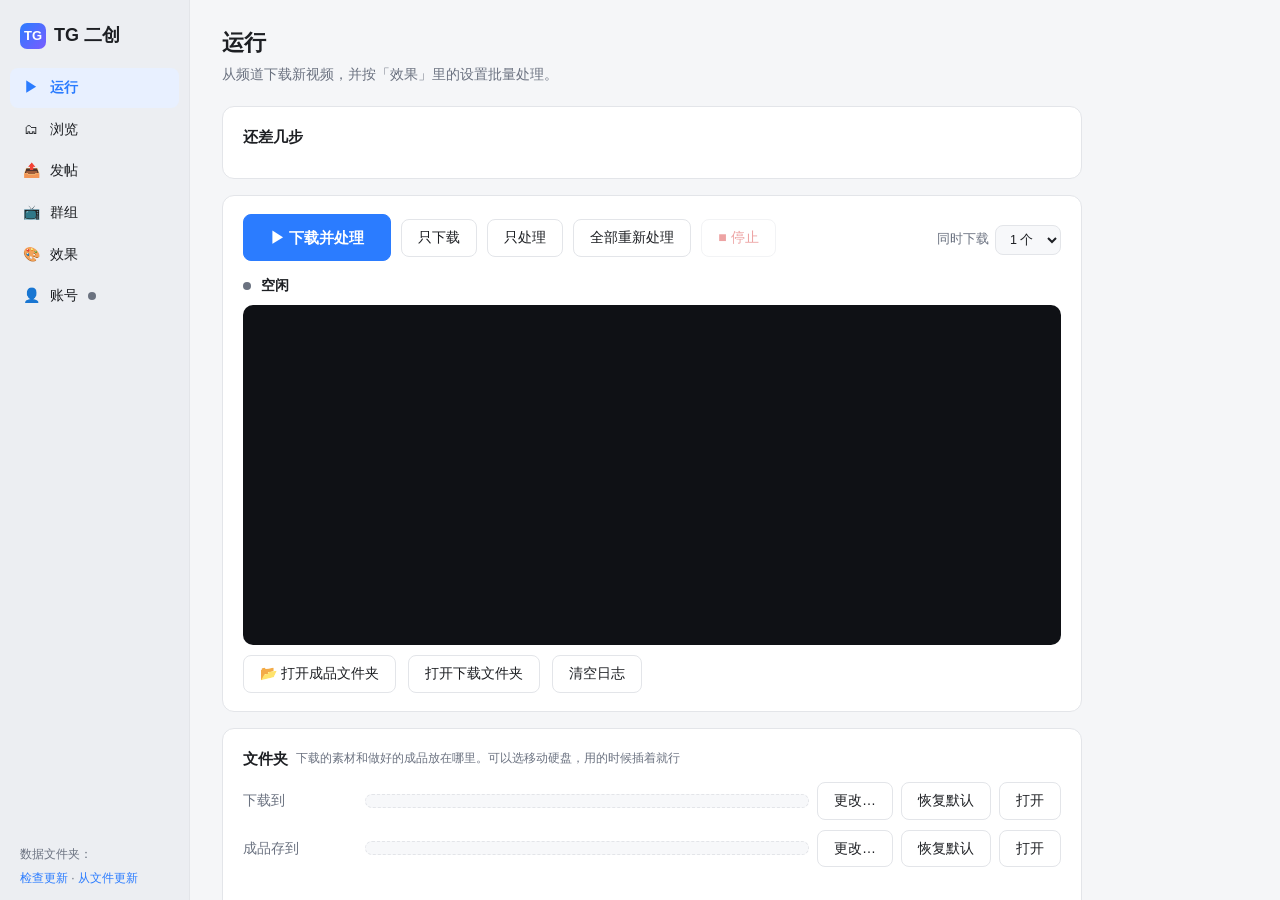
<file: tg-remix/app/ui/index.html>
<!doctype html>
<html lang="zh-CN">
<head>
<meta charset="utf-8">
<title>TG 二创</title>
<style>
:root {
  --bg: #f5f6f8; --panel: #ffffff; --fg: #1d1f23; --muted: #6b7280; --border: #e3e5e9;
  --accent: #2b7cff; --accent-soft: #e8f0ff; --ok: #12a150; --warn: #c27c00; --err: #d93636;
  --side: #eceef2; --input: #f7f8fa;
}
@media (prefers-color-scheme: dark) {
  :root { --bg: #17181b; --panel: #1f2125; --fg: #e8e9eb; --muted: #9aa0a8; --border: #2e3136;
    --accent: #4d93ff; --accent-soft: #1c2a44; --side: #131417; --input: #26292e; }
}
* { box-sizing: border-box; }
html, body { margin: 0; height: 100%; }
body { display: flex; background: var(--bg); color: var(--fg);
  font: 14px/1.55 -apple-system, BlinkMacSystemFont, "PingFang SC", "Hiragino Sans GB", sans-serif;
  -webkit-user-select: none; user-select: none; }
input, textarea, .log { -webkit-user-select: text; user-select: text; }

/* 侧边栏 */
nav { width: 190px; flex: none; background: var(--side); border-right: 1px solid var(--border);
  display: flex; flex-direction: column; padding: 22px 10px 12px; }
nav h1 { font-size: 18px; margin: 0 10px 18px; display: flex; align-items: center; gap: 8px; }
nav h1 .logo { width: 26px; height: 26px; border-radius: 7px; background: linear-gradient(135deg,#2b7cff,#7a5cff);
  color: #fff; display: grid; place-items: center; font-size: 13px; }
nav button { all: unset; cursor: pointer; padding: 9px 12px; border-radius: 8px; margin-bottom: 2px;
  display: flex; align-items: center; gap: 10px; color: var(--fg); }
nav button:hover { background: var(--border); }
nav button.on { background: var(--accent-soft); color: var(--accent); font-weight: 600; }
nav .ico { width: 18px; text-align: center; }
nav .foot { margin-top: auto; font-size: 12px; color: var(--muted); padding: 0 10px; }
nav .foot a { color: var(--accent); cursor: pointer; word-break: break-all; }
.dot { width: 8px; height: 8px; border-radius: 50%; background: var(--muted); display: inline-block; }
.dot.ok { background: var(--ok); } .dot.run { background: var(--accent); animation: blink 1s infinite; }
@keyframes blink { 50% { opacity: .3; } }

/* 主区域 */
main { flex: 1; overflow-y: auto; padding: 26px 32px 60px; }
section.page { display: none; max-width: 860px; }
section.page.on { display: block; }
h2 { font-size: 22px; margin: 0 0 4px; }
.sub { color: var(--muted); margin: 0 0 20px; }
.card { background: var(--panel); border: 1px solid var(--border); border-radius: 12px; padding: 18px 20px; margin-bottom: 16px; }
.card h3 { margin: 0 0 12px; font-size: 15px; display: flex; align-items: center; gap: 8px; }
.card h3 .hint { font-weight: 400; color: var(--muted); font-size: 12px; }
.row { display: flex; align-items: center; gap: 12px; margin: 10px 0; flex-wrap: wrap; }
.row > label:first-child, .lbl { width: 110px; flex: none; color: var(--muted); }
.grid2 { display: grid; grid-template-columns: 1fr 1fr; gap: 0 28px; }
input[type=text], input[type=number], input[type=password], select {
  font: inherit; color: var(--fg); background: var(--input); border: 1px solid var(--border);
  border-radius: 8px; padding: 6px 10px; min-width: 0; }
input[type=text], input[type=password] { flex: 1; }
input[type=number] { width: 90px; }
input:focus, select:focus { outline: 2px solid var(--accent); outline-offset: -1px; }
input[type=range] { flex: 1; max-width: 280px; accent-color: var(--accent); }
input[type=checkbox] { accent-color: var(--accent); width: 16px; height: 16px; }
.val { width: 56px; font-variant-numeric: tabular-nums; color: var(--accent); font-weight: 600; }
.check { display: inline-flex; align-items: center; gap: 6px; cursor: pointer; margin-right: 16px; }
.help { font-size: 12.5px; color: var(--muted); margin: 4px 0 0; }
.help a { color: var(--accent); cursor: pointer; }
button.btn { font: inherit; cursor: pointer; border-radius: 8px; border: 1px solid var(--border);
  background: var(--panel); color: var(--fg); padding: 7px 16px; }
button.btn:hover:not(:disabled) { border-color: var(--muted); }
button.btn.pri { background: var(--accent); border-color: var(--accent); color: #fff; font-weight: 600; }
button.btn.big { padding: 11px 26px; font-size: 15px; }
button.btn.danger { color: var(--err); }
button.btn:disabled { opacity: .45; cursor: default; }
.file { display: flex; gap: 8px; align-items: center; flex: 1; min-width: 0; }
.file .path { flex: 1; min-width: 0; overflow: hidden; text-overflow: ellipsis; white-space: nowrap;
  color: var(--muted); font-size: 13px; background: var(--input); border: 1px dashed var(--border);
  border-radius: 8px; padding: 6px 10px; }
.badge { display: inline-flex; align-items: center; gap: 6px; padding: 3px 10px; border-radius: 999px;
  background: var(--input); font-size: 13px; }
.msg { margin-top: 8px; font-size: 13px; min-height: 18px; }
.msg.err { color: var(--err); } .msg.ok { color: var(--ok); }
.hidden { display: none !important; }
/* 发帖 */
section.page#page-post { max-width: 1000px; }
.pbar { display: flex; flex-wrap: wrap; align-items: center; gap: 10px 14px; }
.pbar .sp { flex: 1; }
.pgrid { display: grid; grid-template-columns: repeat(auto-fill, minmax(260px, 1fr)); gap: 12px; margin-bottom: 16px; }
.pv { border: 1px solid var(--border); border-radius: 12px; background: var(--panel); overflow: hidden; display: flex; flex-direction: column; }
.pv.sel { outline: 2px solid var(--accent); outline-offset: -1px; }
.pv.out, .pv.posted { opacity: .62; }
.pv .th { position: relative; aspect-ratio: 16 / 10; background: #111 center / contain no-repeat; cursor: pointer; }
.pv .ck { position: absolute; left: 8px; top: 8px; width: 22px; height: 22px; border-radius: 6px; background: #fff; border: 2px solid #fff;
  display: grid; place-items: center; color: #fff; font-size: 14px; font-weight: 900; box-shadow: 0 1px 4px #0005; }
.pv.sel .ck { background: var(--accent); border-color: var(--accent); }
.pv .sc { position: absolute; right: 8px; top: 8px; font-size: 13px; font-weight: 800; color: #fff; background: #12a150; border-radius: 6px; padding: 1px 8px; }
.pv .sc.mid { background: #c27c00; } .pv .sc.low { background: #6b7280; }
.pv .du { position: absolute; right: 8px; bottom: 6px; font-size: 12px; color: #fff; background: #0009; border-radius: 4px; padding: 0 6px; }
.pv .vb { padding: 8px 10px 10px; display: flex; flex-direction: column; gap: 6px; }
.pv .meta { font-size: 12px; color: var(--muted); display: flex; flex-wrap: wrap; gap: 4px 8px; align-items: center; }
.pv .tg { font-size: 11.5px; font-weight: 600; color: var(--accent); background: var(--accent-soft); border-radius: 4px; padding: 0 6px; }
.pv .why { display: flex; flex-wrap: wrap; gap: 4px; }
.pv .why span { font-size: 11.5px; border-radius: 4px; padding: 0 6px; background: var(--input); border: 1px solid var(--border); }
.pv .why .g { color: #0f7a3d; background: #e3f6ea; border-color: transparent; font-weight: 600; }
.pv .why .b { color: #b42318; background: #fde8e7; border-color: transparent; font-weight: 600; }
.pv textarea { font: 13px/1.45 inherit; color: var(--fg); background: var(--input); border: 1px solid var(--border); border-radius: 8px; padding: 6px 8px; height: 62px; resize: vertical; -webkit-user-select: text; user-select: text; }
.pv .cnt { font-size: 11.5px; color: var(--muted); text-align: right; margin-top: -4px; }
.pv .cnt.over { color: var(--err); font-weight: 600; }
.pv .ps { font-size: 12.5px; font-weight: 600; }
.pv .ps.ok { color: var(--ok); } .pv .ps.wait { color: var(--accent); } .pv .ps.bad { color: var(--err); }
.pprev { display: grid; grid-template-columns: 110px minmax(0, 1fr); gap: 3px 12px; font-size: 13px; background: var(--input); border-radius: 8px; padding: 8px 12px; }
.pprev b { font-variant-numeric: tabular-nums; }
.pprev span { overflow: hidden; white-space: nowrap; text-overflow: ellipsis; color: var(--muted); }
.pempty { color: var(--muted); padding: 30px 10px; text-align: center; border: 1px dashed var(--border); border-radius: 12px; margin-bottom: 16px; }
@media (prefers-color-scheme: dark) { .pv .why .g { background: #12351f; color: #6fdc9b; } .pv .why .b { background: #3d1519; color: #ff8a80; } }


/* 频道表格 */
table { width: 100%; border-collapse: collapse; }
th { text-align: left; font-weight: 500; color: var(--muted); font-size: 12.5px; padding: 4px 6px; }
td { padding: 4px 6px; }
td input[type=text] { width: 100%; }
td input[type=number] { width: 70px; }
td.del { width: 36px; }
td.del button { all: unset; cursor: pointer; color: var(--muted); padding: 4px 8px; border-radius: 6px; }
td.del button:hover { background: var(--input); color: var(--err); }
.empty { text-align: center; color: var(--muted); padding: 18px; }

/* 运行 */
.runbar { display: flex; gap: 10px; flex-wrap: wrap; align-items: center; }
.status { display: flex; align-items: center; gap: 10px; margin: 14px 0 8px; font-weight: 600; }
.progress { color: var(--muted); font-weight: 400; font-size: 13px; font-variant-numeric: tabular-nums; }
.log { background: #0f1115; color: #d7dae0; border-radius: 10px; padding: 12px 14px; height: 340px; overflow-y: auto;
  font: 12.5px/1.6 ui-monospace, SFMono-Regular, Menlo, monospace; white-space: pre-wrap; word-break: break-all; }
.log .e { color: #ff7b7b; } .log .o { color: #6fdc8c; } .log .w { color: #f0c36a; }
.banner { display: flex; align-items: center; gap: 12px; background: var(--accent-soft); color: var(--fg);
  border: 1px solid var(--accent); border-radius: 10px; padding: 10px 14px; margin-bottom: 16px; max-width: 860px; }
.banner.warn { background: #fff4e5; border-color: #f0a33c; }
@media (prefers-color-scheme: dark) { .banner.warn { background: #3a2a10; } }
.banner .grow { flex: 1; }
/* 浏览 */
.dlg { display: flex; align-items: center; gap: 12px; padding: 10px 12px; border-radius: 10px; cursor: pointer; }
.dlg:hover { background: var(--input); }
.ava { width: 40px; height: 40px; border-radius: 50%; flex: none; background: linear-gradient(135deg,#5b8cff,#8b6cff);
  color: #fff; display: grid; place-items: center; font-weight: 600; overflow: hidden; }
.ava img { width: 100%; height: 100%; object-fit: cover; }
.dlg .nm { flex: 1; min-width: 0; }
.dlg .nm b { display: block; overflow: hidden; text-overflow: ellipsis; white-space: nowrap; font-weight: 600; }
.tabs { display: flex; gap: 8px; flex-wrap: wrap; }
.tabs button { font: inherit; cursor: pointer; border: 1px solid var(--border); background: var(--panel); color: var(--fg);
  border-radius: 8px; padding: 6px 14px; }
.tabs button.on { background: #ff9500; border-color: #ff9500; color: #fff; font-weight: 600; }
.it { display: flex; align-items: center; gap: 14px; padding: 10px; border: 1px solid var(--border); border-radius: 12px;
  margin-bottom: 8px; background: var(--panel); }
.it .th { width: 64px; height: 64px; border-radius: 8px; flex: none; background: var(--input); display: grid;
  place-items: center; font-size: 26px; overflow: hidden; position: relative; }
.it .th img { width: 100%; height: 100%; object-fit: cover; cursor: zoom-in; }
.it .th .dur { position: absolute; right: 3px; bottom: 3px; background: rgba(0,0,0,.65); color: #fff; font-size: 10px;
  padding: 0 4px; border-radius: 4px; }
.it .bd { flex: 1; min-width: 0; }
.it .bd b { display: block; font-weight: 600; overflow: hidden; text-overflow: ellipsis; white-space: nowrap; }
.it .bd .tx { color: var(--muted); font-size: 12.5px; overflow: hidden; display: -webkit-box; -webkit-line-clamp: 2; -webkit-box-orient: vertical; }
.it .done { color: var(--ok); font-size: 13px; white-space: nowrap; }
.lb { position: fixed; inset: 0; background: rgba(0,0,0,.86); z-index: 50; display: flex; flex-direction: column;
  align-items: center; justify-content: center; gap: 12px; }
.lb video { max-width: 88vw; max-height: 74vh; border-radius: 8px; background: #000; box-shadow: 0 10px 40px rgba(0,0,0,.5); }
.lb img { max-width: 88vw; max-height: 74vh; border-radius: 8px; box-shadow: 0 10px 40px rgba(0,0,0,.5); }
.lb .cap { color: #ddd; max-width: 80vw; text-align: center; font-size: 13px; max-height: 12vh; overflow-y: auto; }
.lb .nav { position: absolute; top: 50%; transform: translateY(-50%); font-size: 34px; color: #fff; cursor: pointer;
  padding: 10px 16px; user-select: none; }
.lb .x { position: absolute; top: 14px; right: 20px; font-size: 26px; color: #fff; cursor: pointer; }
.toast { position: fixed; right: 24px; bottom: 24px; background: var(--fg); color: var(--bg); padding: 10px 16px;
  border-radius: 10px; opacity: 0; transition: opacity .2s; pointer-events: none; }
.toast.show { opacity: .92; }
.alts { display: flex; flex-wrap: wrap; gap: 6px; align-items: center; }
.alts .btn.alt { font-size: 12px; padding: 4px 8px; text-align: left; white-space: normal; line-height: 1.4; max-width: 100%; }
</style>
</head>
<body>
<nav>
  <h1><span class="logo">TG</span>TG 二创</h1>
  <button data-page="run" class="on"><span class="ico">▶</span>运行</button>
  <button data-page="browse"><span class="ico">🗂</span>浏览</button>
  <button data-page="post"><span class="ico">📤</span>发帖</button>
  <button data-page="channels"><span class="ico">📺</span>群组</button>
  <button data-page="effects"><span class="ico">🎨</span>效果</button>
  <button data-page="account"><span class="ico">👤</span>账号 <span id="navDot" class="dot"></span></button>
  <div class="foot">
    <div>数据文件夹：</div>
    <a id="rootLink" title="打开数据文件夹"></a>
    <div id="ver" style="margin-top:6px"></div>
    <div style="margin-top:4px"><a id="lnkUpdate">检查更新</a> · <a id="lnkUpdateFile" title="选择我发给你的 TGRemix-update.zip">从文件更新</a></div>
  </div>
</nav>

<main>
<div class="banner hidden" id="updBanner"><span class="grow" id="updText"></span>
  <button class="btn pri" id="btnUpdGo">立即更新</button><button class="btn" id="btnUpdClose">以后再说</button></div>
<!-- ======================= 运行 ======================= -->
<section class="page on" id="page-run">
  <h2>运行</h2>
  <p class="sub">从频道下载新视频，并按「效果」里的设置批量处理。</p>

  <div class="card" id="setupTips">
    <h3>还差几步</h3>
    <div id="tipList"></div>
  </div>

  <div class="card">
    <div class="runbar">
      <button class="btn pri big" id="btnAll">▶ 下载并处理</button>
      <button class="btn" id="btnDownload">只下载</button>
      <button class="btn" id="btnProcess">只处理</button>
      <button class="btn" id="btnRedo" title="改了效果设置后，把已处理过的视频全部重新处理">全部重新处理</button>
      <button class="btn danger" id="btnStop" disabled>■ 停止</button>
      <label class="help" style="margin-left:auto;display:flex;align-items:center;gap:6px">同时下载
        <select data-path="download.concurrency" data-num>
          <option value="1">1 个</option><option value="2">2 个</option><option value="3">3 个</option><option value="4">4 个</option>
          <option value="5">5 个</option><option value="6">6 个</option><option value="8">8 个</option>
        </select></label>
    </div>
    <div class="status"><span id="runDot" class="dot"></span><span id="status">空闲</span><span class="progress" id="progress"></span></div>
    <div class="log" id="log"></div>
    <div class="row" style="margin-bottom:0">
      <button class="btn" data-open="output">📂 打开成品文件夹</button>
      <button class="btn" data-open="downloads">打开下载文件夹</button>
      <button class="btn" id="btnClearLog">清空日志</button>
    </div>
  </div>

  <div class="card" id="dirsCard">
    <h3>文件夹 <span class="hint">下载的素材和做好的成品放在哪里。可以选移动硬盘，用的时候插着就行</span></h3>
    <div class="row"><label>下载到</label><div class="file"><span class="path" id="dirDownloads"></span>
      <button class="btn" data-setdir="downloads">更改…</button><button class="btn" data-resetdir="downloads">恢复默认</button><button class="btn" data-open="downloads">打开</button></div></div>
    <div class="row" style="margin-bottom:0"><label>成品存到</label><div class="file"><span class="path" id="dirOutput"></span>
      <button class="btn" data-setdir="output">更改…</button><button class="btn" data-resetdir="output">恢复默认</button><button class="btn" data-open="output">打开</button></div></div>
    <div class="msg" id="dirMsg"></div>
  </div>

  <div class="card">
    <h3>试效果 <span class="hint">选一个视频，只处理前 15 秒，完成后自动播放，不影响正式记录</span></h3>
    <div class="row"><label>模拟帖子文字</label><input type="text" id="testText" placeholder="可选：填一句话，用来试「自动标题」和「AI 解说」的效果"></div>
    <div class="row">
      <button class="btn pri" id="btnTest">选择视频并试效果…</button>
    </div>
  </div>
</section>

<!-- ======================= 浏览 ======================= -->
<section class="page" id="page-browse">
  <div id="bvList">
    <h2>浏览 <span class="hint" id="bvCount" style="font-size:14px;font-weight:400;color:var(--muted)"></span></h2>
    <p class="sub">点进任何群组 / 频道，按视频、图片、文字、文件、音频分类查看，点缩略图放大，选中下载。</p>
    <div class="row">
      <input type="text" id="bvSearch" placeholder="搜索聊天…" style="max-width:320px">
      <select id="bvFilter"><option value="all">全部</option><option value="群组">群组</option><option value="频道">频道</option>
        <option value="私聊">私聊</option><option value="机器人">机器人</option></select>
      <button class="btn" id="bvReload">刷新</button>
    </div>
    <div class="card" style="padding:8px" id="bvDialogs"><div class="empty">读取中…（需要先在「账号」页登录）</div></div>
  </div>

  <div id="bvGroup" class="hidden">
    <div class="row" style="margin-top:0">
      <button class="btn" id="bvBack">‹ 返回对话列表</button>
      <strong id="bvTitle" style="font-size:16px;overflow:hidden;text-overflow:ellipsis;white-space:nowrap;flex:1"></strong>
      <button class="btn" id="bvAddGrab">＋ 加入抓取列表</button>
      <button class="btn" data-open="downloads">打开下载文件夹</button>
    </div>
    <div class="tabs" id="bvTabs">
      <button data-k="all" class="on">全部</button><button data-k="video">视频</button><button data-k="photo">图片</button>
      <button data-k="text">文字</button><button data-k="file">文件</button><button data-k="audio">音频</button>
    </div>
    <div class="row"><input type="text" id="bvQ" placeholder="搜索这个群里的内容…（回车）"></div>
    <div class="row"><span id="bvInfo" class="help"></span><span style="flex:1"></span>
      <button class="btn pri" id="bvAll">全部下载</button></div>
    <div id="bvItems"></div>
    <div class="row" style="justify-content:center"><button class="btn hidden" id="bvMore">加载更多</button></div>
  </div>
</section>

<div class="lb hidden" id="lb">
  <span class="x" id="lbX">✕</span>
  <span class="nav" id="lbPrev" style="left:10px">‹</span>
  <span class="nav" id="lbNext" style="right:10px">›</span>
  <img id="lbImg" alt="">
  <video id="lbVid" class="hidden" controls autoplay muted loop playsinline></video>
  <div class="cap" id="lbCap"></div>
  <div class="row" style="margin:0"><button class="btn pri" id="lbDl">下载</button><button class="btn" id="lbPlay">下载并播放</button></div>
</div>

<!-- ======================= 发帖 ======================= -->
<section class="page" id="page-post">
  <h2>发帖</h2>
  <p class="sub">每次「下载并处理」完，会自动挑出推荐分最高的几条（默认 40 条），用 AI 写好文案，在这里等你。看一眼，没问题就点「铺进排期表」。</p>

  <div class="card">
    <div class="pbar">
      <b id="pReadyTxt">准备好的</b>
      <span class="sp"></span>
      <label>从 <select id="pDay"></select> 开始铺</label>
      <button class="btn pri big" id="pGo" disabled>铺进排期表</button>
    </div>
    <div class="row" style="margin:8px 0 0"><span class="help" id="pPlanTxt"></span></div>
    <div class="row" style="margin:6px 0 0"><span class="msg" id="pMsg" style="margin:0"></span></div>
    <div class="pbar" style="margin-top:8px">
      <button class="btn" id="pPrepare">重新准备</button>
      <button class="btn" id="pAuto">只选准备好的</button>
      <button class="btn" id="pClear">全部不选</button>
      <button class="btn" id="pDelSel" title="删掉选中的成品（已排期的不会删）">🗑 删除选中的</button>
      <button class="btn" id="pOrigAll" title="没排期的都改用原帖文字当文案，并关掉 AI 写文案">全部用原帖文字</button>
      <label>标签 <select id="pTag"><option value="">全部</option></select></label>
      <label><input type="checkbox" id="pShowDone"> 显示已排期的</label>
      <button class="btn" id="pUndoAll" hidden title="只在 TG二创 里取消，回关助手排期表里的不动">已排期的全部取消排期</button>
      <span class="sp"></span><span class="help" id="pCount"></span>
      <button class="btn" id="pReload">刷新</button>
    </div>
  </div>
  <div id="pGrid" class="pgrid"></div>
  <div id="pEmpty" class="pempty hidden">还没有成品。先在「运行」页「下载并处理」，做好的视频会出现在这里。</div>

  <div class="card">
    <h3>AI 写文案 <span class="hint">本机看图模型看画面（画面不出你的电脑）→ DeepSeek 按 吐槽 / 猎奇 / 搞笑 / 震撼人心 / 警示教育 / 工业工具 的口吻写一句</span></h3>
    <div class="row"><label>本机看图模型</label><input type="text" data-path="caption.ollama_model" placeholder="qwen2.5vl:7b" style="max-width:220px">
      <button class="btn" id="pAiCheck">检查</button><span class="help" id="pAiMsg"></span></div>
    <div class="row"><label>Gemini Key</label><input type="password" data-path="caption.gemini_key" placeholder="可选：填了就用 Gemini 看整条视频（连声音），比本机模型准得多" autocomplete="off">
      <input type="text" data-path="caption.gemini_model" placeholder="gemini-flash-latest" style="max-width:200px"></div>
    <p class="help">Gemini key 免费申请：<a data-url="https://aistudio.google.com/apikey">aistudio.google.com/apikey</a>（用 Google 账号登录 → Create API key）。要开代理。
      填了以后视频会发给 Google 看（不填就只在你电脑上看）；Gemini 看不了的（比如它觉得太露）会自动换回本机模型。</p>
    <div class="row"><label>DeepSeek Key</label><input type="password" data-path="caption.api_key" placeholder="空着就用「效果」页 AI 解说里填的 key" autocomplete="off"></div>
    <div class="row"><label>DeepSeek 模型</label><input type="text" data-path="caption.model" placeholder="deepseek-chat" style="max-width:220px">
      <span class="help">空着就用 AI 解说里填的</span></div>
    <div class="row"><label>开着</label><label style="width:auto;color:var(--fg)"><input type="checkbox" data-path="caption.on"> 准备时自动写文案（关掉就用原帖文字）</label></div>
    <div class="row" style="align-items:flex-start"><label>我的范例</label>
      <textarea data-path="caption.examples" rows="6" style="flex:1;min-width:0" placeholder="一行一句你觉得写得好的文案（你账号上数据好的、别人写得好的都行），AI 会学这个口吻。&#10;比如：&#10;这大哥是懂省事的，最后那一下我没看懂&#10;工地上的人是真不怕啊"></textarea></div>
    <p class="help">另外：你在发帖页把 AI 写的文案改了再铺进排期表，改过的那句会自动记下来当范例（最近 15 条），越用越像你写的。</p>
    <details><summary class="help" style="cursor:pointer">怎么装本机看图模型（一次就好）</summary>
      <ol class="help" style="margin:6px 0 0;padding-left:20px;line-height:1.9">
        <li>打开 <a data-url="https://ollama.com/download">ollama.com/download</a> 下载 Ollama（Mac 版），装好后打开它（菜单栏会出现一只羊驼）</li>
        <li>打开「终端」，粘贴这一行回车，等它下载完（约 6GB）：<b style="-webkit-user-select:text;user-select:text">ollama pull qwen2.5vl:7b</b></li>
        <li>回来点上面的「检查」，显示「可以用」就好了。以后 Ollama 开着就行</li>
      </ol></details>
  </div>

  <div class="card">
    <h3>选片规则 <span class="hint">TG 的视频下载前就按这个打分，不合格的不下载、不处理</span></h3>
    <div class="grid2">
      <div class="row"><label>每天准备</label><input type="number" min="1" max="100" data-path="pick.daily"> 条</div>
      <div class="row"><label>每次最多下载</label><input type="number" min="1" max="300" data-path="pick.max_downloads"> 条（分最高的）</div>
      <div class="row"><label>比群里平时火</label><input type="number" step="0.5" min="0" data-path="pick.min_ratio"> 倍以上才要</div>
      <div class="row"><label>时长</label><input type="number" min="0" data-path="pick.min_sec" style="width:70px"> 到 <input type="number" min="1" data-path="pick.max_sec" style="width:70px"> 秒</div>
      <div class="row"><label>清晰度至少</label><select data-path="pick.min_short" data-num><option value="0">不限</option><option value="480">480p</option><option value="720">720p</option><option value="1080">1080p</option></select></div>
      <div class="row"><label>发帖时段</label><input type="text" data-path="pick.slot_start" style="width:70px"> 到 <input type="text" data-path="pick.slot_end" style="width:70px">，每 <input type="number" min="5" data-path="pick.slot_step" style="width:60px"> 分钟一格</div>
    </div>
    <div class="row"><label>有这些词不要</label><input type="text" id="pBad" placeholder="用逗号隔开（色情词另外一直在挡）"></div>
    <div class="row"><label>裸露检查</label><label style="width:auto;color:var(--fg)"><input type="checkbox" data-path="pick.nsfw"> 本机看画面，露胸 / 臀 / 下体的不要（隐晦擦边可以过）</label></div>
    <div class="row"><label>交给 X 定时</label><label style="width:auto;color:var(--fg)"><input type="checkbox" data-path="pick.to_x_auto"> 铺进排期表以后，回关助手马上自动交给 X 定时（默认不勾：先放在排期表里，你看过再在排期表点「把这天还没发的都交给 X 定时」）</label></div>
    <div class="row"><label>下载前打分</label><label style="width:auto;color:var(--fg)"><input type="checkbox" data-path="pick.on"> 开着（关掉就和以前一样，新视频全下载）</label></div>
  </div>

  <div class="card">
    <h3>收件箱 <span class="hint">智Tool 等插件下载的视频（抖音 / TikTok / 小红书……），自动收进来一起筛选</span></h3>
    <div class="row"><label>收哪个文件夹</label><input type="text" data-path="inbox.dir" placeholder="~/Downloads/DataTool"></div>
    <div class="row"><label></label><label style="width:auto;color:var(--fg)"><input type="checkbox" data-path="inbox.on"> 每次运行先把这里的视频收进来</label>
      <button class="btn" id="pInbox">现在就收</button></div>
    <p class="help" style="margin:6px 0 0">智Tool 设置里的「文件保存路径」填：<b style="-webkit-user-select:text;user-select:text">DataTool/{id}__{resolution}__{title}</b>。收进来的视频会从这个文件夹挪走；同一个编号下载两次的，挪到「已导入过的重复视频」。</p>
  </div>
</section>

<!-- ======================= 频道 ======================= -->
<section class="page" id="page-channels">
  <h2>群组 / 频道</h2>
  <p class="sub">从你的 Telegram 里直接勾选要抓的群组和频道，每个可以选抓视频 / 图片 / 文字，并打上自己的标签。</p>

  <div class="card">
    <h3>从我的 Telegram 选择 <span class="hint">需要先在「账号」页登录</span></h3>
    <div class="row" style="margin-top:0">
      <button class="btn pri" id="btnLoadDialogs">读取我的群组和频道</button>
      <input type="text" id="dlgSearch" placeholder="搜索名称…" style="max-width:220px">
      <select id="dlgFilter"><option value="all">全部</option><option value="群组">只看群组</option><option value="频道">只看频道</option></select>
      <span class="help" id="dlgInfo"></span>
    </div>
    <div id="dlgList" style="max-height:360px;overflow-y:auto"></div>
  </div>

  <div class="card">
    <h3>要抓取的 <span class="hint" id="chCount"></span></h3>
    <div id="chList"></div>
    <div class="row"><button class="btn" id="btnAddCh">＋ 手动添加链接</button>
      <span class="help">「只要含 / 排除」按帖子文字判断，多个词用逗号分隔，可留空</span></div>
  </div>
  <div class="card">
    <h3>下载规则</h3>
    <div class="row"><label>最短</label><input type="number" min="0" data-path="download.min_duration"> 秒（更短的不下载）</div>
    <div class="row"><label>最长</label><input type="number" min="1" data-path="download.max_duration"> 秒（更长的不下载）</div>
    <div class="row"><label>最大</label><input type="number" min="1" data-path="download.max_size_mb"> MB</div>
    <div class="row"><label>同时下载</label><input type="number" min="1" max="8" data-path="download.concurrency"> 个
      <span class="help">2–3 个最合适；太多可能被 Telegram 限速</span></div>
    <div class="row"><label>多连接下载</label><input type="number" min="0" max="12" data-path="download.connections"> 条连接
      <span class="help">把每个文件分成小块、用多条连接同时下，单条连接被限速时能快很多；填 0 关闭。出问题会自动改用普通方式</span></div>
  </div>
</section>

<!-- ======================= 效果 ======================= -->
<section class="page" id="page-effects">
  <h2>效果</h2>
  <p class="sub">修改后自动保存。建议先到「运行」页用「试效果」看看。</p>

  <div class="card">
    <h3>节奏与画面</h3>
    <div class="row"><label>变速</label><input type="range" min="0.8" max="1.5" step="0.05" data-path="process.speed"><span class="val" data-show="process.speed" data-suffix="×"></span><span class="help">声音不变调</span></div>
    <div class="row"><label>放大</label><input type="range" min="1" max="1.25" step="0.01" data-path="process.zoom"><span class="val" data-show="process.zoom" data-suffix="×"></span><span class="help">放大后居中裁切</span></div>
    <div class="row"><label>滤镜</label>
      <select data-path="process.filter">
        <option value="none">无</option><option value="bright">明亮</option><option value="cinematic">电影感</option>
        <option value="vintage">复古</option><option value="cool">冷色</option><option value="warm">暖色</option><option value="bw">黑白</option>
      </select>
      <label class="check"><input type="checkbox" data-path="process.sharpen">锐化</label>
      <label class="check"><input type="checkbox" data-path="process.vignette">暗角</label>
    </div>
    <div class="row"><label>画幅</label>
      <select data-path="process.layout">
        <option value="vertical">9:16 竖屏（抖音 / 视频号 / 小红书）</option>
        <option value="horizontal">16:9 横屏（B站 / YouTube）</option>
        <option value="keep">保持原比例</option>
      </select>
    </div>
  </div>

  <div class="card">
    <h3>剪裁</h3>
    <div class="row"><label>去掉片头</label><input type="number" min="0" step="0.5" data-path="process.trim_head"> 秒
      <span style="width:24px"></span>去掉片尾 <input type="number" min="0" step="0.5" data-path="process.trim_tail"> 秒</div>
    <div class="row"><label>裁掉边缘</label>
      上 <input type="number" min="0" max="40" step="1" data-path="process.crop.top" data-pct> %
      下 <input type="number" min="0" max="40" step="1" data-path="process.crop.bottom" data-pct> %
      左 <input type="number" min="0" max="40" step="1" data-path="process.crop.left" data-pct> %
      右 <input type="number" min="0" max="40" step="1" data-path="process.crop.right" data-pct> %
    </div>
    <div class="row"><label>模糊角落</label>
      <label class="check"><input type="checkbox" data-corner="tl">左上</label>
      <label class="check"><input type="checkbox" data-corner="tr">右上</label>
      <label class="check"><input type="checkbox" data-corner="bl">左下</label>
      <label class="check"><input type="checkbox" data-corner="br">右下</label>
    </div>
    <p class="help">用来盖住原视频角落的频道 logo / 水印（每个角约占画面 1/4 宽、1/10 高）。</p>
  </div>

  <div class="card">
    <h3>标题 <label class="check" style="margin-left:auto"><input type="checkbox" data-path="process.title.enabled">显示</label></h3>
    <div class="row"><label>来源</label>
      <select data-path="process.title.source">
        <option value="post">自动：TG 帖子文字的第一句</option>
        <option value="fixed">固定文字</option>
      </select>
    </div>
    <div class="row"><label>固定文字</label><input type="text" data-path="process.title.text" placeholder="来源为「固定文字」时使用；自动模式下帖子没文字时也用它"></div>
    <div class="row"><label>字号</label><input type="range" min="36" max="100" step="2" data-path="process.title.font_size"><span class="val" data-show="process.title.font_size"></span>
      <label class="check"><input type="checkbox" data-path="process.title.box">半透明黑底</label></div>
    <div class="row"><label>每行字数</label><input type="number" min="6" max="30" data-path="process.title.max_chars_per_line">
      <span style="width:16px"></span>最多行数 <input type="number" min="1" max="4" data-path="process.title.max_lines"></div>
  </div>

  <div class="card">
    <h3>水印</h3>
    <div class="row"><label>文字水印</label><input type="text" data-path="process.watermark.text" placeholder="例：@我的账号（留空不加）"></div>
    <div class="row"><label>图片水印</label>
      <div class="file"><span class="path" data-file="process.watermark.image"></span>
        <button class="btn" data-pick="image" data-target="process.watermark.image">选择…</button>
        <button class="btn" data-clear="process.watermark.image">清除</button></div></div>
    <div class="row"><label>图片大小</label><input type="range" min="0.06" max="0.4" step="0.01" data-path="process.watermark.image_width"><span class="val" data-show="process.watermark.image_width" data-pctshow></span><span class="help">占画面宽度</span></div>
    <div class="row"><label>不透明度</label><input type="range" min="0.1" max="1" step="0.05" data-path="process.watermark.opacity"><span class="val" data-show="process.watermark.opacity" data-pctshow></span></div>
    <div class="row"><label>位置</label>
      <select data-path="process.watermark.position">
        <option value="bottom_right">右下</option><option value="bottom_left">左下</option>
        <option value="top_right">右上</option><option value="top_left">左上</option>
      </select></div>
  </div>

  <div class="card">
    <h3>镜头剪辑 <label class="check" style="margin-left:auto"><input type="checkbox" data-path="process.edit.enabled">开启</label></h3>
    <p class="help" style="margin-top:-6px">自动识别镜头切换，去掉闪一下的镜头和重复镜头，镜头之间加转场。</p>
    <div class="row"><label>识别灵敏度</label><input type="range" min="0.3" max="0.95" step="0.05" data-path="process.edit.sensitivity"><span class="val" data-show="process.edit.sensitivity" data-pctshow></span><span class="help">越高切得越细</span></div>
    <div class="row"><label>去掉短镜头</label>短于 <input type="number" min="0" max="10" step="0.1" data-path="process.edit.min_shot"> 秒的镜头
      <label class="check" style="margin-left:16px"><input type="checkbox" data-path="process.edit.drop_duplicates">去掉重复镜头</label></div>
    <div class="row"><label>最长保留</label><input type="number" min="0" max="600" step="1" data-path="process.edit.max_duration"> 秒 <span class="help">0 = 不限制；超出部分按顺序截掉</span></div>
    <div class="row"><label>转场</label>
      <select data-path="process.edit.transition">
        <option value="none">无（直接切）</option><option value="fade">淡入淡出</option><option value="dissolve">溶解</option>
        <option value="slide">左滑</option><option value="slideup">上滑</option><option value="wipe">擦除</option>
        <option value="circle">圆形展开</option><option value="zoom">放大</option><option value="smooth">平滑推移</option>
        <option value="random">每次随机</option>
      </select>
      时长 <input type="range" min="0.2" max="1.2" step="0.1" data-path="process.edit.transition_duration" style="max-width:160px"><span class="val" data-show="process.edit.transition_duration" data-suffix="秒"></span></div>
  </div>

  <div class="card">
    <h3>贴纸 <span class="hint">PNG（透明背景）或 GIF 动图</span></h3>
    <div id="stList"></div>
    <div class="row"><button class="btn" id="btnAddSt">＋ 添加贴纸</button></div>
  </div>

  <div class="card">
    <h3>动态文字</h3>
    <div id="txList"></div>
    <div class="row"><button class="btn" id="btnAddTx">＋ 添加文字</button></div>
  </div>

  <div class="card">
    <h3>AI 解说配音 <label class="check" style="margin-left:auto"><input type="checkbox" data-path="process.voiceover.enabled">开启</label></h3>
    <p class="help" style="margin-top:-6px">根据 TG 帖子文字，AI 写一段解说词并配音；说话时自动压低原声，可显示解说字幕。没有帖子文字的视频会跳过解说。</p>
    <div class="row"><label>接口地址</label><input type="text" data-path="process.voiceover.api_base" placeholder="https://api.deepseek.com"></div>
    <div class="row"><label>API Key</label><input type="password" data-path="process.voiceover.api_key" placeholder="sk-…">
      <span class="help"><a data-url="https://platform.deepseek.com/api_keys">去 DeepSeek 申请</a></span></div>
    <div class="row"><label>模型</label><input type="text" data-path="process.voiceover.model" style="max-width:200px"></div>
    <div class="row"><label>风格</label>
      <select data-path="process.voiceover.style">
        <option value="humor">幽默调侃</option><option value="sharp">犀利点评</option><option value="warm">温暖走心</option>
        <option value="neutral">客观播报</option><option value="story">讲故事</option>
      </select></div>
    <div class="row"><label>补充要求</label><input type="text" data-path="process.voiceover.extra" placeholder="可选，例：多用网络流行语 / 结尾提醒关注"></div>
    <div class="row"><label>声音</label>
      <select data-path="process.voiceover.voice">
        <option value="zh-CN-YunxiNeural">云希（男，年轻活泼）</option><option value="zh-CN-YunjianNeural">云健（男，激情解说）</option>
        <option value="zh-CN-YunyangNeural">云扬（男，新闻播报）</option><option value="zh-CN-XiaoxiaoNeural">晓晓（女，温柔）</option>
        <option value="zh-CN-XiaoyiNeural">晓伊（女，活泼）</option><option value="zh-CN-liaoning-XiaobeiNeural">晓北（女，东北话）</option>
        <option value="zh-TW-HsiaoChenNeural">曉臻（女，台湾腔）</option>
      </select></div>
    <div class="row"><label>语速</label><input type="range" min="0.8" max="1.5" step="0.05" data-path="process.voiceover.rate"><span class="val" data-show="process.voiceover.rate" data-suffix="×"></span></div>
    <div class="row"><label>解说音量</label><input type="range" min="0.5" max="2" step="0.1" data-path="process.voiceover.volume"><span class="val" data-show="process.voiceover.volume" data-pctshow></span></div>
    <div class="row"><label>说话时原声</label><input type="range" min="0.05" max="1" step="0.05" data-path="process.voiceover.duck_volume"><span class="val" data-show="process.voiceover.duck_volume" data-pctshow></span><span class="help">越低原声被压得越小</span></div>
    <div class="row"><span class="lbl">字幕</span><label class="check"><input type="checkbox" data-path="process.voiceover.subtitles">显示解说字幕</label></div>
    <div class="row"><button class="btn" id="btnTestAi">测试：写一句解说并播放配音</button></div>
    <div class="msg" id="aiMsg"></div>
  </div>

  <div class="card">
    <h3>片头片尾与音乐</h3>
    <div class="row"><label>片头</label><div class="file"><span class="path" data-file="process.intro"></span>
      <button class="btn" data-pick="video" data-target="process.intro">选择…</button><button class="btn" data-clear="process.intro">清除</button></div></div>
    <div class="row"><label>片尾</label><div class="file"><span class="path" data-file="process.outro"></span>
      <button class="btn" data-pick="video" data-target="process.outro">选择…</button><button class="btn" data-clear="process.outro">清除</button></div></div>
    <div class="row"><label>背景音乐</label><div class="file"><span class="path" data-file="process.bgm"></span>
      <button class="btn" data-pick="audio" data-target="process.bgm">选文件…</button>
      <button class="btn" data-pick="folder" data-target="process.bgm" title="选一个文件夹，每条视频随机挑一首">选文件夹…</button>
      <button class="btn" data-clear="process.bgm">清除</button></div></div>
    <div class="row"><label>音乐音量</label><input type="range" min="0" max="1" step="0.05" data-path="process.bgm_volume"><span class="val" data-show="process.bgm_volume" data-pctshow></span></div>
    <div class="row"><label>原声音量</label><input type="range" min="0" max="1.5" step="0.05" data-path="process.original_volume"><span class="val" data-show="process.original_volume" data-pctshow></span><span class="help">0 = 静音，只留背景音乐</span></div>
  </div>

  <div class="card">
    <h3>高级</h3>
    <div class="row"><label>编码方式</label>
      <select data-path="process.encoder">
        <option value="auto">自动（M 芯片硬件加速，失败时用软件）</option>
        <option value="software">软件编码（更慢，兼容性最好）</option>
      </select></div>
    <div class="row"><label>码率</label>
      <select data-path="process.video_bitrate">
        <option value="5M">5M（文件小）</option><option value="8M">8M（推荐）</option><option value="12M">12M（画质高）</option>
      </select></div>
    <div class="row"><label>帧率</label>
      <select data-path="process.fps" data-num><option value="25">25</option><option value="30">30</option><option value="60">60</option></select></div>
    <div class="row"><label>字体</label><div class="file"><span class="path" data-file="process.font" data-empty="自动（系统中文字体）"></span>
      <button class="btn" data-pick="font" data-target="process.font">选择…</button><button class="btn" data-clear="process.font">自动</button></div></div>
  </div>
</section>

<!-- ======================= 账号 ======================= -->
<section class="page" id="page-account">
  <h2>账号</h2>
  <p class="sub">用你自己的 Telegram 账号下载视频。登录信息只保存在这台电脑上。</p>

  <div class="card">
    <h3>① Telegram API</h3>
    <div class="row"><label>api_id</label><input type="text" id="apiId" placeholder="一串数字" style="max-width:220px"></div>
    <div class="row"><label>api_hash</label><input type="text" id="apiHash" placeholder="一串字母和数字"></div>
    <p class="help">还没有？<a data-url="https://my.telegram.org">打开 my.telegram.org</a> → 手机号登录 → API development tools →
      随便填个英文应用名创建，就能看到 api_id 和 api_hash。创建时一直报 ERROR 的话，换个代理节点再试。</p>
  </div>

  <div class="card">
    <h3>② 代理 <span class="hint">国内需要</span></h3>
    <div class="row"><label>方式</label>
      <select id="pxMode"><option value="auto">自动（推荐）：跟随系统代理 / 自动探测</option><option value="manual">手动填写</option></select>
      <button class="btn" id="btnPxDetect">重新检测</button></div>
    <div class="row"><span class="lbl">当前使用</span><span id="pxNow">检测中…</span></div>
    <div id="pxManual">
    <div class="row"><label>类型</label>
      <select id="pxType"><option value="socks5">SOCKS5</option><option value="http">HTTP</option></select></div>
    <div class="row"><label>地址</label><input type="text" id="pxHost" placeholder="例：127.0.0.1（不用代理就留空）" style="max-width:260px">
      端口 <input type="number" id="pxPort" placeholder="7897"></div>
    </div>
    <p class="help">自动模式会读取 Mac 的系统代理（Clash Verge / ClashX 打开「系统代理」即可），读不到时自动探测常见代理软件的端口。
      手动填的端口如果没有代理在运行，也会自动改用识别到的代理。代理软件开了「TUN 模式」时不需要代理也能连。</p>
  </div>

  <div class="card">
    <h3>③ 登录 <span id="loginBadge" class="badge"><span class="dot"></span>未登录</span></h3>
    <div id="loginForm">
      <div class="row"><label>扫码登录</label><button class="btn pri" id="btnQr">显示登录二维码</button>
        <span class="help">推荐：不需要验证码</span></div>
      <div class="row hidden" id="qrRow" style="align-items:flex-start">
        <div id="qrBox" style="background:#fff;padding:6px;border-radius:10px;line-height:0"></div>
        <div class="help" style="max-width:360px;line-height:1.9">
          用<b>手机上的 Telegram</b> 扫这个二维码：<br>
          设置 →「设备」（Devices）→「连接桌面设备」（Link Desktop Device）→ 扫码<br>
          二维码会自动更新，扫完稍等几秒就登录好了。<br>
          <a id="qrCancel">取消</a></div>
      </div>
      <div class="row"><span class="lbl" style="color:var(--muted)">或者</span><span class="help">用手机号 + 验证码登录：</span></div>
      <div class="row"><label>手机号</label><input type="text" id="phone" placeholder="带国家码，例：+8613800000000" style="max-width:260px">
        <button class="btn pri" id="btnSendCode">发送验证码</button></div>
      <div class="row hidden" id="codeRow"><label>验证码</label><input type="text" id="code" placeholder="5 位数字" inputmode="numeric" maxlength="8" style="max-width:260px">
        <button class="btn pri" id="btnCode">登录</button></div>
      <div class="row hidden" id="pwRow"><label>两步验证密码</label><input type="password" id="pw" style="max-width:260px">
        <button class="btn pri" id="btnPw">确定</button></div>
    </div>
    <div class="row hidden" id="logoutRow"><button class="btn danger" id="btnLogout">退出登录</button>
      <button class="btn" id="btnRecheck">重新检查连接</button></div>
    <div class="msg" id="loginMsg"></div>
  </div>
</section>
</main>

<div class="toast" id="toast"></div>

<script>
const $ = (s, r = document) => r.querySelector(s);
const $$ = (s, r = document) => [...r.querySelectorAll(s)];
let api = null;
let cfg = null;
let info = {};
let authorized = false;

// ---------- 小工具 ----------
function toast(text) {
  const t = $("#toast"); t.textContent = text; t.classList.add("show");
  clearTimeout(toast.timer); toast.timer = setTimeout(() => t.classList.remove("show"), 1800);
}
const getPath = (o, p) => p.split(".").reduce((a, k) => (a == null ? a : a[k]), o);
function setPath(o, p, v) {
  const ks = p.split("."); let a = o;
  for (const k of ks.slice(0, -1)) a = a[k] ??= {};
  a[ks[ks.length - 1]] = v;
}
let saveTimer = null;
function save(now = false) {
  clearTimeout(saveTimer);
  const go = async () => {
    const r = await api.save_config(cfg);
    if (!r.ok) toast("保存失败：" + r.error);
    renderTips();
  };
  if (now) return go();
  saveTimer = setTimeout(go, 400);
}

// ---------- 页面切换 ----------
$$("nav button[data-page]").forEach((b) => b.addEventListener("click", () => {
  $$("nav button[data-page]").forEach((x) => x.classList.toggle("on", x === b));
  $$("section.page").forEach((s) => s.classList.toggle("on", s.id === "page-" + b.dataset.page));
}));
function gotoPage(p) { $(`nav button[data-page="${p}"]`).click(); }

// ---------- 通用表单绑定 ----------
function showVal(path) {
  $$(`[data-show="${path}"]`).forEach((el) => {
    const v = Number(getPath(cfg, path));
    el.textContent = el.hasAttribute("data-pctshow") ? Math.round(v * 100) + "%" : (v + (el.dataset.suffix || ""));
  });
}
function bindForm() {
  $$("[data-path]").forEach((el) => {
    const path = el.dataset.path;
    let v = getPath(cfg, path);
    if (el.type === "checkbox") el.checked = !!v;
    else if (el.hasAttribute("data-pct")) el.value = Math.round((Number(v) || 0) * 100);
    else el.value = v ?? "";
    showVal(path);
    if (el._bound) return;
    el._bound = true;
    el.addEventListener(el.type === "range" ? "input" : "change", () => {
      let nv;
      if (el.type === "checkbox") nv = el.checked;
      else if (el.hasAttribute("data-pct")) nv = Math.max(0, Math.min(40, Number(el.value) || 0)) / 100;
      else if (el.type === "number" || el.type === "range" || el.hasAttribute("data-num")) nv = Number(el.value) || 0;
      else nv = el.value;
      setPath(cfg, path, nv);
      showVal(path);
      save();
    });
  });
  $$("[data-file]").forEach((el) => {
    const v = getPath(cfg, el.dataset.file);
    el.textContent = v || el.dataset.empty || "未选择";
    el.title = v || "";
  });
  bindCorners();
}

// 模糊角落
const CORNERS = {
  tl: { x: 0.02, y: 0.02, w: 0.25, h: 0.1 }, tr: { x: 0.73, y: 0.02, w: 0.25, h: 0.1 },
  bl: { x: 0.02, y: 0.88, w: 0.25, h: 0.1 }, br: { x: 0.73, y: 0.88, w: 0.25, h: 0.1 },
};
const sameBox = (a, b) => ["x", "y", "w", "h"].every((k) => Math.abs(Number(a[k]) - b[k]) < 0.001);
function bindCorners() {
  const boxes = cfg.process.blur_boxes || [];
  $$("[data-corner]").forEach((el) => {
    el.checked = boxes.some((b) => sameBox(b, CORNERS[el.dataset.corner]));
    if (el._bound) return;
    el._bound = true;
    el.addEventListener("change", () => {
      const others = (cfg.process.blur_boxes || []).filter((b) => !Object.values(CORNERS).some((c) => sameBox(b, c)));
      const chosen = $$("[data-corner]").filter((c) => c.checked).map((c) => ({ ...CORNERS[c.dataset.corner] }));
      cfg.process.blur_boxes = [...others, ...chosen];
      save();
    });
  });
}

// 选择文件
$$("[data-pick]").forEach((b) => b.addEventListener("click", async () => {
  const p = await api.pick(b.dataset.pick);
  if (!p) return;
  setPath(cfg, b.dataset.target, p);
  bindForm(); save();
}));
$$("[data-clear]").forEach((b) => b.addEventListener("click", () => {
  setPath(cfg, b.dataset.clear, "");
  bindForm(); save();
}));
$$("[data-open]").forEach((b) => b.addEventListener("click", async () => {
  const r = await api.open_folder(b.dataset.open);
  if (r && !r.ok) toast(r.error);
}));

// ---------- 下载 / 成品文件夹 ----------
const DIR_NAME = { downloads: "下载文件夹", output: "成品文件夹" };
function paintDirs(paths) {
  for (const [k, id] of [["downloads", "#dirDownloads"], ["output", "#dirOutput"]]) {
    const p = paths[k], el = $(id);
    el.textContent = p.show + (p.default ? "（默认）" : "") + (p.missing_disk ? "  ⚠️ 磁盘没插" : "");
    el.title = p.path;
    el.style.color = p.missing_disk ? "var(--err)" : "";
    $(`[data-resetdir="${k}"]`).classList.toggle("hidden", p.default);
  }
}
async function loadDirs() { const r = await api.get_paths(); if (r.ok) paintDirs(r.paths); }
async function setDir(which, path) {
  const msg = $("#dirMsg");
  const r = await api.set_path(which, path);
  if (!r.ok) { msg.className = "msg err"; msg.textContent = r.error; return; }
  paintDirs(r.paths);
  msg.className = "msg ok";
  if (!r.changed) { msg.textContent = `${DIR_NAME[which]}没变。`; return; }
  msg.textContent = which === "downloads"
    ? `✓ 以后下载的会放到新文件夹。原来下载的还在旧文件夹（${r.old}），「只处理」只看新文件夹，原来没处理完的想接着做，把它们搬过来就行。`
    : `✓ 以后做好的成品会放到新文件夹。原来的成品还在旧文件夹（${r.old}），不会自动搬。`;
}
$$("[data-setdir]").forEach((b) => b.addEventListener("click", async () => {
  const p = await api.pick("folder");
  if (p) setDir(b.dataset.setdir, p);
}));
$$("[data-resetdir]").forEach((b) => b.addEventListener("click", () => setDir(b.dataset.resetdir, "")));
$$("[data-url]").forEach((a) => a.addEventListener("click", () => api.open_url(a.dataset.url)));
$("#rootLink").addEventListener("click", () => api.open_folder("root"));

// ---------- 频道 ----------
const splitWords = (s) => s.split(/[,，、\s]+/).map((x) => x.trim()).filter(Boolean);
const TYPES = [["video", "视频"], ["photo", "图片"], ["text", "文字"]];
function renderChannels() {
  const box = $("#chList");
  box.replaceChildren();
  const chs = cfg.channels;
  $("#chCount").textContent = chs.length ? `共 ${chs.length} 个，启用 ${chs.filter((c) => c.enabled !== false).length} 个` : "";
  if (!chs.length) box.append(Object.assign(document.createElement("div"), { className: "empty", textContent: "还没有，点上面「读取我的群组和频道」勾选，或手动添加链接" }));
  chs.forEach((ch, i) => {
    const it = itemBox();
    const en = document.createElement("label"); en.className = "check";
    const cb = document.createElement("input"); cb.type = "checkbox"; cb.checked = ch.enabled !== false;
    cb.addEventListener("change", () => { ch.enabled = cb.checked; save(); renderChannels(); });
    en.append(cb, "启用");
    const head = document.createElement("div"); head.style.cssText = "flex:1;min-width:0;font-weight:600;overflow:hidden;text-overflow:ellipsis;white-space:nowrap";
    if (ch.title) head.textContent = ch.title;
    else {
      const inp = document.createElement("input"); inp.type = "text"; inp.value = ch.channel || ""; inp.placeholder = "频道用户名或 https://t.me/xxx 链接";
      inp.addEventListener("change", () => { ch.channel = inp.value.trim(); save(); });
      head.append(inp);
    }
    const kinds = document.createElement("span"); kinds.style.cssText = "display:inline-flex;gap:10px";
    const cur = new Set(ch.types || ["video"]);
    for (const [k, t] of TYPES) {
      const l = document.createElement("label"); l.className = "check"; l.style.marginRight = "0";
      const c = document.createElement("input"); c.type = "checkbox"; c.checked = cur.has(k);
      c.addEventListener("change", () => {
        c.checked ? cur.add(k) : cur.delete(k);
        if (!cur.size) { cur.add("video"); renderChannels(); }
        ch.types = TYPES.map((x) => x[0]).filter((x) => cur.has(x)); save();
      });
      l.append(c, t); kinds.append(l);
    }
    const txt = (val, ph, on, w) => {
      const inp = document.createElement("input"); inp.type = "text"; inp.value = val; inp.placeholder = ph;
      if (w) inp.style.maxWidth = w;
      inp.addEventListener("change", () => { on(inp.value); save(); }); return inp;
    };
    if (ch.enabled === false) it.style.opacity = ".55";
    it.append(
      row(en, head, lbl(ch.kind || (ch.title ? "" : "手动添加")), delBtn(chs, i, renderChannels)),
      row(lbl("抓取"), kinds, lbl("每次看最近"), mkNum(ch.limit ?? 50, { min: 1, max: 2000 }, (v) => (ch.limit = Math.max(1, v || 50))), lbl("条")),
      row(lbl("标签"), txt((ch.tags || []).join("，"), "例：搞笑，吃瓜（成品按第一个标签分文件夹）", (v) => (ch.tags = splitWords(v)))),
      row(lbl("只要含"), txt((ch.keywords || []).join("，"), "可留空", (v) => (ch.keywords = splitWords(v)), "200px"),
          lbl("排除"), txt((ch.exclude || []).join("，"), "可留空", (v) => (ch.exclude = splitWords(v)), "200px")),
    );
    box.append(it);
  });
}

// ---------- 从我的 Telegram 读取群组 ----------
let dialogs = [];
const chIndex = () => new Set(cfg.channels.map((c) => String(c.channel)));
function renderDialogs() {
  const box = $("#dlgList"); box.replaceChildren();
  if (!dialogs.length) return;
  const q = $("#dlgSearch").value.trim().toLowerCase();
  const f = $("#dlgFilter").value;
  const have = chIndex();
  const list = dialogs.filter((d) => (f === "all" || d.kind === f) && (!q || d.title.toLowerCase().includes(q) || d.username.toLowerCase().includes(q)));
  $("#dlgInfo").textContent = `共 ${dialogs.length} 个，显示 ${list.length} 个`;
  for (const d of list) {
    const r = document.createElement("div"); r.className = "row"; r.style.cssText = "margin:0;padding:6px 4px;border-bottom:1px solid var(--border)";
    const l = document.createElement("label"); l.className = "check"; l.style.cssText = "flex:1;min-width:0;margin:0";
    const c = document.createElement("input"); c.type = "checkbox"; c.checked = have.has(d.id) || (d.username && have.has(d.username));
    c.addEventListener("change", () => {
      if (c.checked) cfg.channels.push({ channel: d.id, title: d.title, kind: d.kind, enabled: true, limit: 50, types: ["video"], tags: [], keywords: [], exclude: [] });
      else cfg.channels = cfg.channels.filter((x) => String(x.channel) !== d.id && (!d.username || x.channel !== d.username));
      renderChannels(); renderTips(); save();
    });
    const name = document.createElement("span"); name.style.cssText = "overflow:hidden;text-overflow:ellipsis;white-space:nowrap";
    name.textContent = d.title;
    l.append(c, name);
    const meta = lbl(`${d.kind}${d.username ? " · @" + d.username : ""}${d.members ? " · " + d.members + " 人" : ""}`);
    const pv = document.createElement("button"); pv.className = "btn"; pv.textContent = "看看内容"; pv.style.padding = "3px 10px";
    const res = lbl("");
    pv.addEventListener("click", async () => {
      pv.disabled = true; res.textContent = "读取中…";
      const p = await api.preview_dialog(d.id);
      pv.disabled = false;
      if (!p.ok) { res.textContent = p.error; return; }
      const c2 = p.counts;
      res.textContent = `最近 100 条：🎬 ${c2.video} 视频 · 🖼 ${c2.photo} 图片 · 📝 ${c2.text} 文字` + (p.samples.length ? ` ｜ ${p.samples.join(" / ")}` : "");
    });
    r.append(l, meta, pv);
    box.append(r, res);
    res.style.cssText = "display:block;margin:2px 0 6px 28px;font-size:12px";
  }
}
$("#btnLoadDialogs").addEventListener("click", (e) => busy(e.target, async () => {
  $("#dlgInfo").textContent = "正在读取…（群多的话要等十几秒）";
  const r = await api.list_dialogs();
  if (!r.ok) { $("#dlgInfo").textContent = r.error; return; }
  dialogs = r.dialogs;
  renderDialogs();
}));
$("#dlgSearch").addEventListener("input", renderDialogs);
$("#dlgFilter").addEventListener("change", renderDialogs);
$("#btnAddCh").addEventListener("click", () => {
  cfg.channels.push({ channel: "", limit: 50, enabled: true, types: ["video"], tags: [], keywords: [], exclude: [] });
  renderChannels();
  const ins = $$("#chList input[type=text]"); if (ins.length >= 4) ins[ins.length - 4].focus();
});

// ---------- 账号 ----------
function fillAccount() {
  const tg = cfg.telegram;
  $("#apiId").value = tg.api_id || "";
  $("#apiHash").value = String(tg.api_hash || "").includes("换成") ? "" : (tg.api_hash || "");
  const px = tg.proxy || {};
  $("#pxMode").value = px.host ? "manual" : "auto";
  $("#pxManual").classList.toggle("hidden", !px.host);
  $("#pxType").value = px.type || "socks5";
  $("#pxHost").value = px.host || "";
  $("#pxPort").value = px.port || "";
}
function readAccount() {
  cfg.telegram.api_id = parseInt($("#apiId").value.trim()) || 0;
  cfg.telegram.api_hash = $("#apiHash").value.trim();
  const manual = $("#pxMode").value === "manual";
  cfg.telegram.proxy = { auto: !manual, type: $("#pxType").value,
    host: manual ? $("#pxHost").value.trim() : "", port: manual ? (parseInt($("#pxPort").value) || 0) : 0 };
}
["#apiId", "#apiHash", "#pxType", "#pxHost", "#pxPort"].forEach((s) => $(s).addEventListener("change", () => { readAccount(); save(); detectProxy(); }));
$("#pxMode").addEventListener("change", async () => {
  $("#pxManual").classList.toggle("hidden", $("#pxMode").value !== "manual");
  readAccount(); await save(true); detectProxy();
});
$("#btnPxDetect").addEventListener("click", () => detectProxy());
async function detectProxy() {
  $("#pxNow").textContent = "检测中…";
  const r = await api.detect_proxy();
  $("#pxNow").textContent = r.using ? `${r.using}（${r.from}）` : "没有检测到代理（如果代理软件开了 TUN 模式，可以不用代理）";
}

// ---------- 更新 ----------
let updInfo = null;
function banner(text, btn, warn = false) {
  $("#updText").textContent = text;
  $("#btnUpdGo").textContent = btn || "";
  $("#btnUpdGo").classList.toggle("hidden", !btn);
  $("#updBanner").classList.toggle("warn", warn);
  $("#updBanner").classList.remove("hidden");
}
async function checkUpdate(manual) {
  if (manual) toast("正在检查更新…");
  const r = await api.check_update();
  if (!r.ok) { if (manual) banner("检查更新失败：" + r.error, "", true); return; }
  if (r.available) {
    updInfo = r;
    banner(`发现新版本 ${r.version}（当前 ${r.current}）${r.notes ? "：" + r.notes : ""}。更新包只有几百 KB。`, "立即更新");
  } else if (r.need_full) {
    updInfo = { full: true, url: r.url };
    banner(`新版本 ${r.version} 加了新组件，需要下载一次完整安装包。`, "打开下载页", true);
  } else if (manual) {
    toast(`已经是最新版本 ${r.current}`);
  }
}
$("#lnkUpdate").addEventListener("click", () => checkUpdate(true));
$("#lnkUpdateFile").addEventListener("click", async () => {
  const r = await api.install_update_file();
  if (r.cancel) return;
  if (!r.ok) return banner("安装更新失败：" + r.error, "", true);
  updInfo = { restart: true };
  banner(`已安装 ${r.version}，重启 TG二创 后生效。`, "立即重启");
});
$("#btnUpdGo").addEventListener("click", async (e) => {
  if (!updInfo) return;
  if (updInfo.full) return api.open_url(updInfo.url);
  if (updInfo.restart) return api.restart_app();
  e.target.disabled = true; e.target.textContent = "正在安装…";
  const r = await api.install_update();
  e.target.disabled = false;
  if (!r.ok) return banner("安装更新失败：" + r.error, "", true);
  updInfo = { restart: true };
  banner(`已安装 ${r.version}，重启 TG二创 后生效。`, "立即重启");
});
$("#btnUpdClose").addEventListener("click", () => $("#updBanner").classList.add("hidden"));

function setLogin(ok, me) {
  authorized = ok;
  $("#loginBadge").innerHTML = ok ? `<span class="dot ok"></span>已登录：${escapeHtml(me || "")}` : '<span class="dot"></span>未登录';
  $("#navDot").className = "dot" + (ok ? " ok" : "");
  $("#loginForm").classList.toggle("hidden", ok);
  $("#logoutRow").classList.toggle("hidden", !ok);
  renderTips();
}
function loginMsg(text, cls = "") { const m = $("#loginMsg"); m.textContent = text; m.className = "msg " + cls; }
const escapeHtml = (s) => s.replace(/[&<>"]/g, (c) => ({ "&": "&amp;", "<": "&lt;", ">": "&gt;", '"': "&quot;" }[c]));

async function busy(btn, fn) {
  btn.disabled = true; const t = btn.textContent; btn.textContent = "请稍候…";
  try { return await fn(); } finally { btn.disabled = false; btn.textContent = t; }
}
$("#btnSendCode").addEventListener("click", (e) => busy(e.target, async () => {
  readAccount(); await save(true);
  if (!cfg.telegram.api_id || !cfg.telegram.api_hash) return loginMsg("请先填写 api_id 和 api_hash", "err");
  loginMsg("正在连接 Telegram…");
  const r = await api.login_send_code($("#phone").value.trim());
  if (!r.ok) return loginMsg(r.error, "err");
  $("#codeRow").classList.remove("hidden"); $("#code").focus();
  loginMsg((r.already ? "验证码刚才已经发过了，不用再点（多点会被 Telegram 限制）。" : "验证码已发送。") +
    "请在手机或电脑的 Telegram App 里，找「Telegram」官方账号（蓝色认证）发来的 5 位数字；不是短信，也不是 my.telegram.org 网页的码", "ok");
}));
// 扫码登录
let qrTimer = null;
function stopQr() { clearInterval(qrTimer); qrTimer = null; $("#qrRow").classList.add("hidden"); }
function showQr(r) {
  if (r.svg) { $("#qrBox").innerHTML = r.svg; $("#qrBox svg").setAttribute("width", "200"); $("#qrBox svg").setAttribute("height", "200"); }
  $("#qrRow").classList.remove("hidden");
}
async function qrStep(r) {
  if (!r.ok) { stopQr(); return loginMsg(r.error, "err"); }
  if (r.state === "waiting") return showQr(r);
  if (r.state === "done") { stopQr(); setLogin(r.authorized, r.me); return loginMsg("扫码登录成功", "ok"); }
  if (r.state === "need_password") { stopQr(); $("#pwRow").classList.remove("hidden"); $("#pw").focus(); return loginMsg("扫码成功！你的账号开了两步验证，请输入密码"); }
  if (r.state === "expired") { stopQr(); return loginMsg("二维码等太久过期了，请重新点「显示登录二维码」", "err"); }
  if (r.state === "error") { stopQr(); return loginMsg(r.error, "err"); }
}
$("#btnQr").addEventListener("click", (e) => busy(e.target, async () => {
  readAccount(); await save(true);
  if (!cfg.telegram.api_id || !cfg.telegram.api_hash) return loginMsg("请先填写 api_id 和 api_hash", "err");
  loginMsg("正在连接 Telegram…");
  const r = await api.login_qr_start();
  loginMsg("");
  await qrStep(r);
  if (r.ok && r.state === "waiting") {
    clearInterval(qrTimer);
    qrTimer = setInterval(async () => qrStep(await api.login_qr_status()), 2000);
  }
}));
$("#qrCancel").addEventListener("click", async () => { await api.login_qr_cancel(); stopQr(); loginMsg(""); });

$("#btnCode").addEventListener("click", (e) => busy(e.target, async () => {
  const c = $("#code").value.replace(/[\s-]/g, "");
  if (!/^\d{5,6}$/.test(c)) return loginMsg("验证码应该是 5 位数字，在 Telegram App 里「Telegram」官方账号（蓝色认证）发来的消息里；my.telegram.org 网页的字母验证码不是这个", "err");
  const r = await api.login_code($("#code").value.trim());
  if (!r.ok) return loginMsg(r.error, "err");
  if (r.need_password) { $("#pwRow").classList.remove("hidden"); $("#pw").focus(); return loginMsg("你的账号开了两步验证，请输入密码"); }
  setLogin(r.authorized, r.me); loginMsg(r.authorized ? "登录成功" : "登录未完成", r.authorized ? "ok" : "err");
}));
$("#btnPw").addEventListener("click", (e) => busy(e.target, async () => {
  const r = await api.login_password($("#pw").value);
  if (!r.ok) return loginMsg(r.error, "err");
  setLogin(r.authorized, r.me); loginMsg("登录成功", "ok");
}));
$("#btnLogout").addEventListener("click", (e) => busy(e.target, async () => {
  if (!confirm("确定退出登录？之后需要重新输入验证码。")) return;
  await api.logout(); setLogin(false); loginMsg("已退出");
  $("#codeRow").classList.add("hidden"); $("#pwRow").classList.add("hidden");
}));
$("#btnRecheck").addEventListener("click", (e) => busy(e.target, checkLogin));
async function checkLogin() {
  if (!cfg.telegram.api_id) return setLogin(false);
  loginMsg("正在检查登录状态…");
  const r = await api.check_login();
  if (!r.ok) { setLogin(false); return loginMsg(r.error, "err"); }
  setLogin(r.authorized, r.me);
  loginMsg(r.authorized ? "" : (info.has_session ? "登录已失效，请重新登录" : ""));
}

// ---------- 运行 ----------
function renderTips() {
  const tips = [];
  if (!cfg.telegram.api_id || !cfg.telegram.api_hash) tips.push(["填写 Telegram 的 api_id 和 api_hash", "account"]);
  if (!authorized) tips.push(["登录 Telegram 账号", "account"]);
  if (!cfg.channels.some((c) => c.channel && c.enabled !== false)) tips.push(["选择至少一个群组或频道", "channels"]);
  $("#setupTips").classList.toggle("hidden", !tips.length);
  $("#tipList").replaceChildren(...tips.map(([t, p], i) => {
    const d = document.createElement("div"); d.className = "row";
    d.innerHTML = `<span>${i + 1}. ${t}</span>`;
    const b = document.createElement("button"); b.className = "btn"; b.textContent = "去设置 →";
    b.addEventListener("click", () => gotoPage(p)); d.append(b); return d;
  }));
}
async function run(mode, redo = false) {
  const r = await api.start(mode, redo);
  if (!r.ok) toast(r.error);
  poll();
}
$("#btnAll").addEventListener("click", () => run("all"));
$("#btnDownload").addEventListener("click", () => run("download"));
$("#btnProcess").addEventListener("click", () => run("process"));
$("#btnRedo").addEventListener("click", () => { if (confirm("把已经处理过的视频按现在的效果全部重新处理？")) run("process", true); });
$("#btnStop").addEventListener("click", () => api.stop());
$("#btnClearLog").addEventListener("click", async () => { await api.clear_log(); logNext = 0; $("#log").replaceChildren(); });
$("#btnTest").addEventListener("click", async () => {
  const p = await api.pick("video");
  if (!p) return;
  const r = await api.test(p, $("#testText").value.trim());
  if (!r.ok) toast(r.error);
  poll();
});

// ---------- 贴纸 / 动态文字 列表 ----------
const POS9 = [["top_left","左上"],["top","上中"],["top_right","右上"],["left","左中"],["center","正中"],["right","右中"],["bottom_left","左下"],["bottom","下中"],["bottom_right","右下"]];
function mkSelect(opts, val, on) {
  const s = document.createElement("select");
  for (const [v, t] of opts) { const o = document.createElement("option"); o.value = v; o.textContent = t; s.append(o); }
  s.value = val; s.addEventListener("change", () => { on(s.value); save(); }); return s;
}
function mkNum(val, attrs, on) {
  const i = document.createElement("input"); i.type = "number"; i.value = val ?? 0;
  Object.assign(i, attrs); i.style.width = "70px";
  i.addEventListener("change", () => { on(Number(i.value) || 0); save(); }); return i;
}
function mkRange(val, min, max, step, show, on) {
  const wrap = document.createElement("span"); wrap.style.display = "inline-flex"; wrap.style.alignItems = "center"; wrap.style.gap = "6px";
  const r = document.createElement("input"); r.type = "range"; r.min = min; r.max = max; r.step = step; r.value = val; r.style.width = "110px";
  const v = document.createElement("span"); v.className = "val"; v.textContent = show(val);
  r.addEventListener("input", () => { v.textContent = show(Number(r.value)); on(Number(r.value)); save(); });
  wrap.append(r, v); return wrap;
}
function lbl(t) { const s = document.createElement("span"); s.className = "help"; s.textContent = t; s.style.margin = "0"; return s; }
function delBtn(list, i, rerender) {
  const b = document.createElement("button"); b.className = "btn danger"; b.textContent = "删除";
  b.addEventListener("click", () => { list.splice(i, 1); rerender(); save(); }); return b;
}
function itemBox() { const d = document.createElement("div"); d.style.cssText = "border:1px solid var(--border);border-radius:10px;padding:8px 12px;margin-bottom:10px"; return d; }
function row(...kids) { const d = document.createElement("div"); d.className = "row"; d.style.margin = "6px 0"; d.append(...kids); return d; }

function renderStickers() {
  const list = (cfg.process.stickers ||= []);
  const box = $("#stList"); box.replaceChildren();
  if (!list.length) box.append(Object.assign(document.createElement("div"), { className: "empty", textContent: "还没有贴纸" }));
  list.forEach((st, i) => {
    const it = itemBox();
    const path = document.createElement("span"); path.className = "path"; path.textContent = st.image || "未选择图片"; path.title = st.image || "";
    const pick = document.createElement("button"); pick.className = "btn"; pick.textContent = "选择图片…";
    pick.addEventListener("click", async () => { const p = await api.pick("sticker"); if (p) { st.image = p; renderStickers(); save(); } });
    const f = document.createElement("div"); f.className = "file"; f.append(path, pick);
    it.append(
      row(f, delBtn(list, i, renderStickers)),
      row(lbl("位置"), mkSelect(POS9, st.position || "top_right", (v) => (st.position = v)),
          lbl("动画"), mkSelect([["none","不动"],["fade","淡入淡出"],["float","上下浮动"]], st.animation || "fade", (v) => (st.animation = v)),
          lbl("大小"), mkRange(st.width ?? 0.2, 0.05, 0.6, 0.01, (v) => Math.round(v * 100) + "%", (v) => (st.width = v)),
          lbl("不透明度"), mkRange(st.opacity ?? 1, 0.1, 1, 0.05, (v) => Math.round(v * 100) + "%", (v) => (st.opacity = v))),
      row(lbl("从第"), mkNum(st.start ?? 0, { min: 0, step: 0.5 }, (v) => (st.start = v)), lbl("秒开始，显示"),
          mkNum(st.duration ?? 0, { min: 0, step: 0.5 }, (v) => (st.duration = v)), lbl("秒（0 = 一直显示到结束）")),
    );
    box.append(it);
  });
}
$("#btnAddSt").addEventListener("click", () => {
  (cfg.process.stickers ||= []).push({ image: "", position: "top_right", width: 0.2, opacity: 1, start: 0, duration: 0, animation: "fade" });
  renderStickers(); save();
});

function renderTexts() {
  const list = (cfg.process.texts ||= []);
  const box = $("#txList"); box.replaceChildren();
  if (!list.length) box.append(Object.assign(document.createElement("div"), { className: "empty", textContent: "还没有动态文字" }));
  list.forEach((tx, i) => {
    const it = itemBox();
    const t = document.createElement("input"); t.type = "text"; t.value = tx.text || ""; t.placeholder = "要显示的文字，例：关注我看更多精彩";
    t.addEventListener("change", () => { tx.text = t.value; save(); });
    const box2 = document.createElement("label"); box2.className = "check";
    const cb = document.createElement("input"); cb.type = "checkbox"; cb.checked = tx.box !== false;
    cb.addEventListener("change", () => { tx.box = cb.checked; save(); }); box2.append(cb, "黑底");
    it.append(
      row(t, delBtn(list, i, renderTexts)),
      row(lbl("位置"), mkSelect([["top","顶部"],["center","中间"],["bottom","底部"]], tx.position || "bottom", (v) => (tx.position = v)),
          lbl("动画"), mkSelect([["fade","淡入淡出"],["slide","从左滑入"],["marquee","跑马灯"],["typewriter","逐字出现"],["none","不动"]], tx.animation || "fade", (v) => (tx.animation = v)),
          lbl("颜色"), mkSelect([["white","白"],["#FFE45C","黄"],["#FF4D6D","红"],["#4DD2FF","蓝"],["#5CFF8A","绿"]], tx.color || "white", (v) => (tx.color = v)),
          lbl("字号"), mkNum(tx.font_size ?? 52, { min: 20, max: 120 }, (v) => (tx.font_size = v)), box2),
      row(lbl("从第"), mkNum(tx.start ?? 0, { min: 0, step: 0.5 }, (v) => (tx.start = v)), lbl("秒开始，显示"),
          mkNum(tx.duration ?? 0, { min: 0, step: 0.5 }, (v) => (tx.duration = v)), lbl("秒（0 = 一直显示到结束）")),
    );
    box.append(it);
  });
}
$("#btnAddTx").addEventListener("click", () => {
  (cfg.process.texts ||= []).push({ text: "", position: "bottom", animation: "fade", color: "white", font_size: 52, start: 0, duration: 0, box: true });
  renderTexts(); save();
});

$("#btnTestAi").addEventListener("click", (e) => busy(e.target, async () => {
  await save(true);
  const m = $("#aiMsg"); m.className = "msg"; m.textContent = "AI 正在写解说词并配音…";
  const r = await api.test_ai($("#testText") ? $("#testText").value : "");
  if (!r.ok) { m.className = "msg err"; m.textContent = r.error; return; }
  m.className = "msg ok"; m.textContent = "解说：" + r.text + "（配音已自动播放）";
}));

// ---------- 浏览 ----------
const KIND_ICON = { video: "🎬", photo: "🖼", text: "📝", file: "📄", audio: "🎵" };
let bvDialogs = [], bvCur = null, bvKind = "all", bvItems = [], bvNext = 0, bvLoading = false, lbIdx = -1;
const fmtSize = (n) => !n ? "" : n > 1048576 ? (n / 1048576).toFixed(1) + " MB" : (n / 1024).toFixed(0) + " KB";
const fmtDur = (s) => !s ? "" : `${Math.floor(s / 60)}:${String(Math.round(s % 60)).padStart(2, "0")}`;

async function loadBrowseDialogs() {
  $("#bvDialogs").innerHTML = '<div class="empty">读取中…</div>';
  const r = await api.list_dialogs(true);
  if (!r.ok) { $("#bvDialogs").innerHTML = ""; $("#bvDialogs").append(Object.assign(document.createElement("div"), { className: "empty", textContent: r.error })); return; }
  bvDialogs = r.dialogs; renderBrowseDialogs();
}
let avaQueue = [], avaBusy = 0;
function pumpAvatars() {
  while (avaBusy < 4 && avaQueue.length) {
    const [id, el] = avaQueue.shift(); avaBusy++;
    api.dialog_avatar(id).then((u) => { if (u) el.innerHTML = `<img src="${u}">`; }).finally(() => { avaBusy--; pumpAvatars(); });
  }
}
function renderBrowseDialogs() {
  const q = $("#bvSearch").value.trim().toLowerCase(), f = $("#bvFilter").value;
  const list = bvDialogs.filter((d) => (f === "all" || d.kind === f) && (!q || d.title.toLowerCase().includes(q)));
  $("#bvCount").textContent = `${bvDialogs.length} 个对话`;
  const box = $("#bvDialogs"); box.replaceChildren(); avaQueue = [];
  if (!list.length) box.append(Object.assign(document.createElement("div"), { className: "empty", textContent: "没有符合的对话" }));
  list.slice(0, 300).forEach((d) => {
    const r = document.createElement("div"); r.className = "dlg";
    const a = document.createElement("div"); a.className = "ava"; a.textContent = (d.title || "?").slice(0, 1);
    const n = document.createElement("div"); n.className = "nm";
    n.innerHTML = `<b></b><span class="help"></span>`;
    n.querySelector("b").textContent = d.title;
    n.querySelector("span").textContent = d.kind + (d.username ? " · @" + d.username : "") + (d.unread ? ` · ${d.unread} 条未读` : "");
    const go = document.createElement("span"); go.textContent = "›"; go.style.cssText = "font-size:22px;color:var(--muted)";
    r.append(a, n, go);
    r.addEventListener("click", () => openGroup(d));
    box.append(r);
    avaQueue.push([d.id, a]);
  });
  pumpAvatars();
}
$("#bvSearch").addEventListener("input", renderBrowseDialogs);
$("#bvFilter").addEventListener("change", renderBrowseDialogs);
$("#bvReload").addEventListener("click", loadBrowseDialogs);
$("nav button[data-page=browse]").addEventListener("click", () => { if (!bvDialogs.length) loadBrowseDialogs(); });

function openGroup(d) {
  bvCur = d; $("#bvTitle").textContent = d.title;
  $("#bvList").classList.add("hidden"); $("#bvGroup").classList.remove("hidden");
  $("#bvQ").value = ""; setKind("all");
  const added = cfg.channels.some((c) => String(c.channel) === d.id || (d.username && c.channel === d.username));
  $("#bvAddGrab").textContent = added ? "✓ 已在抓取列表" : "＋ 加入抓取列表";
  $("#bvAddGrab").disabled = added;
}
$("#bvBack").addEventListener("click", () => { $("#bvGroup").classList.add("hidden"); $("#bvList").classList.remove("hidden"); });
$("#bvAddGrab").addEventListener("click", () => {
  const d = bvCur;
  cfg.channels.push({ channel: d.id, title: d.title, kind: d.kind, enabled: true, limit: 50, types: ["video"], tags: [], keywords: [], exclude: [] });
  save(); renderChannels(); renderTips();
  $("#bvAddGrab").textContent = "✓ 已在抓取列表"; $("#bvAddGrab").disabled = true;
  toast("已加入，可以到「群组」页设置要抓的类型和标签");
});
function setKind(k) {
  bvKind = k;
  $$("#bvTabs button").forEach((b) => b.classList.toggle("on", b.dataset.k === k));
  loadItems(true);
}
$$("#bvTabs button").forEach((b) => b.addEventListener("click", () => setKind(b.dataset.k)));
$("#bvQ").addEventListener("keydown", (e) => { if (e.key === "Enter") loadItems(true); });

async function loadItems(reset) {
  if (bvLoading) return;
  bvLoading = true;
  if (reset) { bvItems = []; bvNext = 0; $("#bvItems").replaceChildren(); }
  $("#bvInfo").textContent = "读取中…（第一次读取缩略图稍慢）";
  $("#bvMore").classList.add("hidden");
  const r = await api.browse_list(bvCur.id, bvKind, $("#bvQ").value.trim(), bvNext);
  bvLoading = false;
  if (!r.ok) { $("#bvInfo").textContent = r.error; return; }
  const start = bvItems.length;
  bvItems.push(...r.items); bvNext = r.next_offset;
  r.items.forEach((it, j) => $("#bvItems").append(itemRow(it, start + j)));
  $("#bvInfo").textContent = `${bvItems.length} 项` + (bvNext ? "（往下滑加载更多）" : "");
  $("#bvMore").classList.toggle("hidden", !bvNext);
  if (!bvItems.length) $("#bvItems").append(Object.assign(document.createElement("div"), { className: "empty", textContent: "这个分类里没有内容" }));
}
$("#bvMore").addEventListener("click", () => loadItems(false));
$("main").addEventListener("scroll", () => {
  const m = $("main");
  if (!$("#page-browse").classList.contains("on") || $("#bvGroup").classList.contains("hidden")) return;
  if (bvNext && !bvLoading && m.scrollTop + m.clientHeight > m.scrollHeight - 300) loadItems(false);
});

function itemRow(it, idx) {
  const r = document.createElement("div"); r.className = "it"; r.dataset.id = it.id;
  const th = document.createElement("div"); th.className = "th";
  if (it.thumb) {
    const im = document.createElement("img"); im.src = it.thumb; im.title = "点击放大";
    im.addEventListener("click", () => openLb(idx)); th.append(im);
    if (it.kind === "video") { im.title = "点击预览前 8 秒"; th.append(Object.assign(document.createElement("span"), { textContent: "▶", style: "position:absolute;left:4px;top:2px;color:#fff;font-size:14px;text-shadow:0 0 4px #000" })); }
  } else {
    th.textContent = KIND_ICON[it.kind] || "📄";
    if (it.kind === "video") { th.style.cursor = "zoom-in"; th.title = "点击预览"; th.addEventListener("click", () => openLb(idx)); }
  }
  if (it.kind === "video" && it.duration) th.append(Object.assign(document.createElement("span"), { className: "dur", textContent: fmtDur(it.duration) }));
  const bd = document.createElement("div"); bd.className = "bd";
  const b = document.createElement("b"); b.textContent = it.kind === "text" ? "📝 文字" : it.name;
  const tx = document.createElement("div"); tx.className = "tx"; tx.textContent = it.kind === "text" ? it.text : (it.text && it.text !== it.name ? it.text : "");
  const meta = lbl([fmtSize(it.size), it.date].filter(Boolean).join(" · "));
  bd.append(b, tx, meta);
  const act = document.createElement("div"); act.className = "act";
  setRowState(act, it);
  r.append(th, bd, act);
  return r;
}
function setRowState(act, it) {
  act.replaceChildren();
  if (it.downloaded) { act.append(Object.assign(document.createElement("span"), { className: "done", textContent: "✓ 已下载" })); return; }
  if (it._loading) { act.append(Object.assign(document.createElement("span"), { className: "help", textContent: "下载中…" })); return; }
  const btn = document.createElement("button"); btn.className = "btn"; btn.textContent = it.kind === "text" ? "保存" : "下载";
  btn.addEventListener("click", () => downloadItems([it]));
  act.append(btn);
}
function refreshRows(ids) {
  for (const it of bvItems) if (ids.includes(it.id)) {
    const row = $(`#bvItems .it[data-id="${it.id}"] .act`); if (row) setRowState(row, it);
  }
}
async function downloadItems(list, play = false) {
  list = list.filter((it) => !it.downloaded);
  if (!list.length) return toast("都已经下载过了");
  const r = await api.browse_download(bvCur.id, list.map((it) => it.id), play);
  if (!r.ok) return toast(r.error);
  list.forEach((it) => (it._loading = true)); refreshRows(list.map((it) => it.id));
  toast(`开始下载 ${list.length} 项，进度在「运行」页`);
  const t = setInterval(async () => {
    const p = await api.poll(logNext); if (p.running) return;
    clearInterval(t);
    const d = await api.browse_done();
    list.forEach((it) => { it._loading = false; if ((d.ids || []).includes(it.id) || it.kind === "text") it.downloaded = true; });
    refreshRows(list.map((it) => it.id));
  }, 1500);
}
$("#bvAll").addEventListener("click", () => {
  const list = bvItems.filter((it) => !it.downloaded);
  if (!list.length) return toast("当前列表都已经下载过了");
  if (confirm(`下载当前列表里的 ${list.length} 项？`)) downloadItems(list);
});

// 放大预览
const canLb = (it) => it && (it.thumb || it.kind === "video");
function stopVid() { const v = $("#lbVid"); v.pause(); v.removeAttribute("src"); v.load(); v.classList.add("hidden"); }
async function openLb(idx) {
  if (!canLb(bvItems[idx])) return;
  lbIdx = idx; const it = bvItems[idx];
  stopVid();
  $("#lb").classList.remove("hidden");
  $("#lbImg").classList.toggle("hidden", !it.thumb);
  if (it.thumb) $("#lbImg").src = it.thumb;  // 先显示小图，大图到了再替换
  const cap = (it.text || it.name || "") + (it.size ? `（${fmtSize(it.size)}）` : "");
  $("#lbCap").textContent = it.kind === "video" ? "⏳ 正在加载前 8 秒预览… ｜ " + cap : cap;
  if (it.kind === "video") loadVidPreview(idx, it, cap);
  $("#lbPlay").classList.toggle("hidden", it.kind !== "video");
  $("#lbDl").textContent = it.downloaded ? "✓ 已下载" : "下载"; $("#lbDl").disabled = !!it.downloaded;
  if (!it.thumb) return;
  if (!it._big) {
    const r = await api.browse_preview(bvCur.id, it.id);
    if (r.ok && r.img) it._big = r.img;
  }
  if (lbIdx === idx && it._big && $("#lbVid").classList.contains("hidden")) $("#lbImg").src = it._big;
}
async function loadVidPreview(idx, it, cap) {
  if (!it._vid) {
    const r = await api.browse_video_preview(bvCur.id, it.id);
    if (!r.ok || !r.video) { if (lbIdx === idx) $("#lbCap").textContent = "⚠️ " + (r.error || "预览失败") + " ｜ " + cap; return; }
    it._vid = r.video; it._vidNote = r.partial ? `只下载了开头 ${r.fetched_mb} MB` : "整个视频较小，已完整下载后截取";
  }
  if (lbIdx !== idx) return;
  const v = $("#lbVid"); v.src = it._vid; v.classList.remove("hidden"); $("#lbImg").classList.add("hidden");
  v.play().catch(() => {});
  $("#lbCap").textContent = `▶ 前 8 秒预览（${it._vidNote}，默认静音，点视频上的喇叭开声音）｜ ` + cap;
}
function lbStep(d) {
  let i = lbIdx;
  do { i += d; } while (i >= 0 && i < bvItems.length && !canLb(bvItems[i]));
  if (i >= 0 && i < bvItems.length) openLb(i);
}
const closeLb = () => { stopVid(); $("#lb").classList.add("hidden"); lbIdx = -1; };
$("#lbX").addEventListener("click", closeLb);
$("#lb").addEventListener("click", (e) => { if (e.target.id === "lb") closeLb(); });
$("#lbPrev").addEventListener("click", () => lbStep(-1));
$("#lbNext").addEventListener("click", () => lbStep(1));
$("#lbDl").addEventListener("click", () => { const it = bvItems[lbIdx]; if (it) downloadItems([it]); closeLb(); });
$("#lbPlay").addEventListener("click", () => { const it = bvItems[lbIdx]; if (it) downloadItems([it], true); closeLb(); });
document.addEventListener("keydown", (e) => {
  if (lbIdx < 0) return;
  if (e.key === "Escape") closeLb();
  if (e.key === "ArrowLeft") lbStep(-1);
  if (e.key === "ArrowRight") lbStep(1);
});


// ---------- 发帖 ----------
let pItems = [], pSel = new Set(), pCapTimer = {}, pInit = false;
const xLen = (t) => [...String(t || "")].reduce((n, c) => n + (/[ᄀ-￿\u{1F000}-\u{1FFFF}]/u.test(c) ? 2 : 1), 0);
const pShow = (it) => ($("#pShowDone").checked || !it.post || it.post.status === "failed") && (!$("#pTag").value || (it.tags || []).includes($("#pTag").value) || (it.channel === $("#pTag").value));
const pRule = (k, d) => (cfg.pick && cfg.pick[k] != null && cfg.pick[k] !== "" ? cfg.pick[k] : d);
function pDays() {
  const sel = $("#pDay"); if (sel.options.length) return;
  for (let i = 0; i < 4; i++) {
    const d = new Date(Date.now() + i * 864e5), k = `${d.getFullYear()}-${String(d.getMonth() + 1).padStart(2, "0")}-${String(d.getDate()).padStart(2, "0")}`;
    sel.append(new Option((i === 0 ? "今天 " : i === 1 ? "明天 " : "周" + "日一二三四五六"[d.getDay()] + " ") + `${d.getMonth() + 1}/${d.getDate()}`, k));
  }
  sel.value = sel.options[new Date().getHours() < 8 ? 0 : 1].value;
}
let pPump = {};
function pWaitWhy() {
  // 等太久时说清楚卡在哪
  if (pPump.note) return "卡住了：" + pPump.note;
  if (pPump.seen_ago < 0) return "时间工作流还没来取过：检查 Chrome 开着、「X 时间工作流」是 1.6.1 以上，它的「TG二创」那行显示已连接";
  if (pPump.seen_ago > 150) return `时间工作流 ${Math.round(pPump.seen_ago / 60)} 分钟没来取了：Chrome 关了，或插件被停用了`;
  return "";
}
async function loadPosts() {
  pDays();
  $("#pCount").textContent = "读取中…";
  const r = await api.post_list();
  if (!r.ok) { $("#pCount").textContent = "读取失败：" + r.error; return; }
  pItems = r.items; pPump = r.pump || {};
  const tags = [...new Set(pItems.flatMap((x) => [...(x.tags || []), x.channel]).filter(Boolean))];
  const ts = $("#pTag"), cur = ts.value; ts.length = 1; tags.forEach((t) => ts.append(new Option(t, t))); ts.value = tags.includes(cur) ? cur : "";
  if (!pInit) { pInit = true; pSel = new Set(pItems.filter((x) => x.ready && !x.out && !x.post).map((x) => x.id)); }
  for (const id of [...pSel]) { const it = pItems.find((x) => x.id === id); if (!it || it.out || (it.post && it.post.status !== "failed")) pSel.delete(id); }
  pItems.sort((a, b) => (b.ready && !b.post) - (a.ready && !a.post) || a.out - b.out || b.score - a.score);
  renderPosts(); renderPlan();
}
function renderPosts() {
  const g = $("#pGrid"); g.textContent = "";
  const list = pItems.filter(pShow);
  $("#pEmpty").classList.toggle("hidden", pItems.length > 0);
  const ready = pItems.filter((x) => x.ready && !x.post).length, waiting = pItems.filter((x) => x.post && x.post.status === "waiting").length;
  const aiN = pItems.filter((x) => x.ready && !x.post && x.ai).length;
  $("#pReadyTxt").textContent = ready ? `准备好的 ${ready} 条` + (aiN ? `（${aiN} 条 AI 写好了文案）` : "（文案用的原帖文字）") : "还没有准备好的（下载并处理完会自动准备，或点「重新准备」）";
  $("#pCount").textContent = `成品 ${pItems.length} 条 · 不推荐 ${pItems.filter((x) => x.out).length}` + (waiting ? ` · 正在放进排期表 ${waiting}` : "") + ` · 已选 ${pSel.size}`;
  for (const it of list) {
    const card = document.createElement("div");
    card.className = "pv" + (pSel.has(it.id) ? " sel" : "") + (it.out ? " out" : "") + (it.post && it.post.status !== "failed" ? " posted" : "");
    const th = document.createElement("div"); th.className = "th"; if (it.thumb) th.style.backgroundImage = `url("${it.thumb}")`;
    const sc = document.createElement("span"); sc.className = "sc" + (it.out ? " low" : it.score < 70 ? " mid" : ""); sc.textContent = it.out ? "不推荐" : "推荐 " + it.score;
    const ck = document.createElement("span"); ck.className = "ck"; ck.textContent = pSel.has(it.id) ? "✓" : "";
    const du = document.createElement("span"); du.className = "du"; du.textContent = it.kind === "photo" ? `🖼 图片 · ${it.size_mb} MB` : `${Math.floor(it.duration / 60)}:${String(Math.round(it.duration % 60)).padStart(2, "0")} · ${it.size_mb} MB`;
    th.append(ck, sc, du);
    th.title = it.out ? "不推荐的不能选" : "点一下选中 / 取消";
    th.addEventListener("click", () => {
      if (it.out || (it.post && it.post.status !== "failed")) return;
      pSel.has(it.id) ? pSel.delete(it.id) : pSel.add(it.id); renderPosts(); renderPlan();
    });
    const vb = document.createElement("div"); vb.className = "vb";
    const meta = document.createElement("div"); meta.className = "meta";
    if (it.ai && it.ai.kind) meta.append(Object.assign(document.createElement("span"), { className: "tg", textContent: it.ai.kind }));
    (it.tags || []).forEach((t) => meta.append(Object.assign(document.createElement("span"), { className: "tg", textContent: t })));
    meta.append(Object.assign(document.createElement("span"), { textContent: it.channel || "" }), Object.assign(document.createElement("span"), { textContent: it.date }));
    const why = document.createElement("div"); why.className = "why";
    (it.reasons || []).forEach(([k, t]) => why.append(Object.assign(document.createElement("span"), { className: k, textContent: t })));
    const ta = document.createElement("textarea"); ta.value = it.caption || ""; ta.placeholder = "写一句文案（可以空着只发视频）";
    const cnt = document.createElement("div"); cnt.className = "cnt";
    const upd = () => { const n = xLen(ta.value); cnt.textContent = (it.ai && it.ai.how ? it.ai.how + " · " : "") + `${n} / 280`; cnt.classList.toggle("over", n > 280); };
    upd();
    ta.addEventListener("input", () => {
      it.caption = ta.value; upd(); renderPlan();
      clearTimeout(pCapTimer[it.id]); pCapTimer[it.id] = setTimeout(() => api.post_caption(it.id, ta.value), 600);
    });
    vb.append(meta, why, ta, cnt);
    if (it.ai && it.ai.desc) {
      const dd = document.createElement("details"); dd.className = "help";
      dd.append(Object.assign(document.createElement("summary"), { textContent: "AI 看到了什么", style: "cursor:pointer" }),
        Object.assign(document.createElement("div"), { textContent: it.ai.desc, style: "white-space:pre-line;margin-top:4px" }));
      vb.append(dd);
    }
    if (!it.post && it.ai && (it.ai.alts || []).length) {
      const al = document.createElement("div"); al.className = "alts";
      al.append(Object.assign(document.createElement("span"), { className: "help", textContent: "AI 另外写的：" }));
      it.ai.alts.forEach((t, k) => {
        const b = document.createElement("button"); b.className = "btn alt"; b.textContent = t; b.title = "换成这一条";
        b.addEventListener("click", async () => {
          const r = await api.post_use_alt(it.id, k);
          if (!r.ok) return toast(r.error);
          it.caption = r.caption; it.ai.alts = r.alts; renderPosts(); renderPlan();
        });
        al.append(b);
      });
      vb.append(al);
    }
    if (!it.out && !it.post) {
      const rb = document.createElement("button"); rb.className = "btn"; rb.textContent = "✨ 换个文案"; rb.style.alignSelf = "flex-start";
      rb.addEventListener("click", async () => {
        rb.disabled = true; rb.textContent = "AI 在写…";
        const r = await api.post_recaption(it.id);
        rb.disabled = false; rb.textContent = "✨ 换个文案";
        if (!r.ok) return toast("文案没写成：" + r.error);
        it.caption = r.caption; it.ai = { kind: r.kind, how: r.how, desc: r.desc, text: r.caption, alts: r.alts || [] }; renderPosts(); renderPlan(); return;
        meta.firstChild && meta.firstChild.className === "tg" && it.ai.kind && (meta.firstChild.textContent = it.ai.kind);
      });
      vb.append(rb);
    }
    if (!it.post || it.post.status === "failed") {
      const db = document.createElement("button"); db.className = "btn"; db.textContent = "🗑 删除"; db.style.alignSelf = "flex-start";
      db.title = "删掉这条成品（放进数据文件夹里的「已删除的成品」，7 天后自动清掉）";
      db.addEventListener("click", () => pDelete([it.id]));
      vb.append(db);
    }
    if (it.post) {
      const ps = document.createElement("div"); const st = it.post.status;
      ps.style.whiteSpace = "pre-line"; ps.className = "ps " + (st === "done" ? "ok" : st === "failed" ? "bad" : "wait");
      ps.textContent = st === "done" ? `✓ 已放进排期表 ${it.post.day.slice(5).replace("-", "/")} ${it.post.hm}` : st === "failed" ? `⚠ 没放进去：${it.post.error || ""}（可以重新选）`
        : `⏳ 等时间工作流来取（排 ${it.post.day.slice(5).replace("-", "/")} ${it.post.hm}）` + (st === "waiting" && pWaitWhy() ? "\n⚠ " + pWaitWhy() : "");
      vb.append(ps);
      if (st === "waiting") { const b = document.createElement("button"); b.className = "btn"; b.textContent = "取消"; b.addEventListener("click", async () => { await api.post_cancel(it.id); loadPosts(); }); vb.append(b); }
      if (st === "done") {
        const b = document.createElement("button"); b.className = "btn"; b.textContent = "取消排期（可以重新选）";
        b.title = "只在 TG二创 里取消，回关助手排期表里那条不动";
        b.addEventListener("click", async () => { await api.post_cancel(it.id); loadPosts(); }); vb.append(b);
      }
    }
    card.append(th, vb);
    g.append(card);
  }
}
function pChosen() { return pItems.filter((x) => pSel.has(x.id)).sort((a, b) => b.score - a.score); }
function renderPlan() {
  const list = pChosen();
  const start = pRule("slot_start", "09:00"), end = pRule("slot_end", "24:00"), step = Number(pRule("slot_step", 20)) || 20;
  const toM = (t) => Number(String(t).split(":")[0]) * 60 + Number(String(t).split(":")[1] || 0);
  const slots = Math.max(0, Math.floor((toM(end) - toM(start)) / step));
  $("#pPlanTxt").textContent = `${start}–${end} 每 ${step} 分钟一格，一天 ${slots} 格，随机空出几格；那个时间排期表里已经有内容的，往后挪到下一个空格子。`
    + (pRule("to_x_auto", false) ? "放进去以后自动交给 X 定时。" : "放进去以后要你在排期表里点「交给 X 定时」。")
    + (list.length > slots ? ` 选了 ${list.length} 条，一天放不下，多的排到第二天。` : "");
  const over = list.some((x) => xLen(x.caption) > 280);
  $("#pGo").disabled = !list.length || over;
  $("#pGo").textContent = list.length ? `铺进排期表（${list.length} 条）` : "铺进排期表";
  if (over) { $("#pMsg").className = "msg err"; $("#pMsg").textContent = "有文案超过 280 字（中文、表情算 2 个字），X 发不出去，改短一点"; }
  else if ($("#pMsg").classList.contains("err")) $("#pMsg").textContent = "";
}
$("#pAuto").addEventListener("click", () => { pSel = new Set(pItems.filter((x) => x.ready && !x.out && !x.post).map((x) => x.id)); renderPosts(); renderPlan(); });
$("#pClear").addEventListener("click", () => { pSel.clear(); renderPosts(); renderPlan(); });
async function pDelete(ids) {
  if (!ids.length) return toast("先选上要删的视频");
  if (!confirm((ids.length === 1 ? "删掉这条成品？" : `删掉选中的 ${ids.length} 条成品？`)
    + "\n会放进数据文件夹里的「已删除的成品」，7 天内想要回来可以去那里拿。")) return;
  const r = await api.post_delete(ids);
  ids.forEach((id) => pSel.delete(id));
  toast(r.deleted ? `删了 ${r.deleted} 条` + (r.skipped ? `，${r.skipped} 条已排期的没删（先取消排期）` : "") + (r.error ? `；${r.error}` : "")
    : (r.error || "没删：已排期的要先取消排期"));
  loadPosts();
}
$("#pDelSel").addEventListener("click", () => pDelete([...pSel]));
$("#pOrigAll").addEventListener("click", async () => {
  if (!confirm("没排期的视频都改用原帖文字当文案（去掉链接、话题标签、频道广告），以后也不再用 AI 写？\n你手动改过的文案也会被换掉。")) return;
  cfg.caption = cfg.caption || {}; cfg.caption.on = false; await save(true); bindForm();
  const r = await api.post_use_original();
  toast(`换好了 ${r.count} 条，以后准备时直接用原帖文字`);
  loadPosts();
});
$("#pReload").addEventListener("click", loadPosts);
$("#pTag").addEventListener("change", renderPosts);
$("#pShowDone").addEventListener("change", () => { $("#pUndoAll").hidden = !$("#pShowDone").checked; renderPosts(); });
$("#pUndoAll").addEventListener("click", async () => {
  const done = pItems.filter((x) => x.post && x.post.status === "done");
  if (!done.length) return;
  if (!confirm(`把 ${done.length} 条「已放进排期表」的取消排期？\n只在 TG二创 里取消，变回可以选的；回关助手排期表里的那些不会删。`)) return;
  for (const it of done) await api.post_cancel(it.id);
  loadPosts();
});
$("#pPrepare").addEventListener("click", async () => {
  const r = await api.post_prepare();
  if (!r.ok) return toast(r.error);
  toast("在后台挑选、写文案，进度在「运行」页的日志里；好了这里会自动刷新");
  pInit = false;
});
$("#pAiCheck").addEventListener("click", async () => {
  await save(true);
  const r = await api.caption_check();
  $("#pAiMsg").textContent = (r.gemini == null ? "" : (r.gemini ? "✓ " : "✗ ") + r.gemini_msg + " · ") + (r.ollama ? "✓ " : "✗ ") + r.ollama_msg + " · " + (r.deepseek ? `✓ DeepSeek（${r.model}）` : "✗ 没填 DeepSeek key（会只用本机模型写，文案会平淡一点）");
});
$("#pBad").addEventListener("change", () => { cfg.pick = cfg.pick || {}; cfg.pick.bad_words = $("#pBad").value.split(/[,，]+/).map((x) => x.trim()).filter(Boolean); save(); });
$("#pInbox").addEventListener("click", async () => {
  const r = await api.inbox_collect();
  toast(r.ok ? (r.count ? `收进 ${r.count} 个视频，去「运行」页点「只处理」做成成品` : `${r.dir} 里没有新视频`) : "收件箱：" + r.error);
});
$("#pGo").addEventListener("click", async () => {
  const list = pChosen(), btn = $("#pGo");
  btn.disabled = true;
  const r = await api.post_queue(list.map((x) => ({ id: x.id, text: x.caption || "" })), $("#pDay").value);
  if (!r.ok) { $("#pMsg").className = "msg err"; $("#pMsg").textContent = r.error; btn.disabled = false; return; }
  pSel.clear();
  renderPlan();
  $("#pMsg").className = "msg ok";
  const days = [...new Set(r.added.map((x) => x.day.slice(5).replace("-", "/")))].join("、");
  $("#pMsg").textContent = `✓ ${r.added.length} 条铺好了（${days}）。时间工作流一分钟内来取，交给回关助手放进排期表` + (pRule("to_x_auto", false) ? "，再自动交给 X 定时（要开着 Chrome，大约每条 30 秒）。" : "。");
  loadPosts();
});
$("nav button[data-page=post]").addEventListener("click", () => {
  $("#pBad").value = ((cfg.pick && cfg.pick.bad_words) || []).join(", ");
  loadPosts();
});
let pWasRunning = false;
setInterval(async () => {
  if (!$("#page-post").classList.contains("on")) return;
  const st = await api.poll(1e9);
  if (pWasRunning && !st.running) { pInit = false; loadPosts(); }      // 后台准备完了：刷新，选上准备好的
  pWasRunning = st.running;
  if (!st.running && pItems.some((x) => x.post && x.post.status === "waiting")) loadPosts();
}, 10000);
let logNext = 0;
let polling = false;
async function poll() {
  if (polling) return; polling = true;
  try {
    const r = await api.poll(logNext);
    if (r.lines.length) {
      const box = $("#log");
      const atBottom = box.scrollHeight - box.scrollTop - box.clientHeight < 40;
      for (const line of r.lines) {
        const d = document.createElement("div");
        d.textContent = line;
        if (/❌|失败|出错/.test(line)) d.className = "e";
        else if (/✅|完成/.test(line)) d.className = "o";
        else if (/⚠️|跳过|⏹/.test(line)) d.className = "w";
        box.append(d);
      }
      while (box.childElementCount > 1500) box.firstChild.remove();
      if (atBottom) box.scrollTop = box.scrollHeight;
    }
    logNext = r.next;
    $("#status").textContent = r.running ? r.status : "空闲";
    $("#progress").textContent = r.progress || "";
    $("#runDot").className = "dot" + (r.running ? " run" : "");
    ["#btnAll", "#btnDownload", "#btnProcess", "#btnRedo", "#btnTest"].forEach((s) => ($(s).disabled = r.running));
    $("#btnStop").disabled = !r.running;
  } finally { polling = false; }
}

// ---------- 启动 ----------
async function init() {
  api = window.pywebview.api;
  info = await api.get_state();
  cfg = info.config;
  cfg.channels ||= [];
  $("#rootLink").textContent = info.root;
  loadDirs();
  $("#ver").textContent = "版本 " + info.version;
  bindForm(); renderChannels(); renderStickers(); renderTexts(); fillAccount(); renderTips();
  setInterval(poll, 700); poll();
  detectProxy();
  if (info.update_fallback) banner("上次安装的更新有问题，已自动退回可用的版本。可以点左下角「检查更新」重新安装。", "", true);
  setTimeout(() => checkUpdate(false), 3000);  // 打开后自动检查一次更新
  checkLogin();
}
window.addEventListener("pywebviewready", init);
</script>
</body>
</html>
</file>
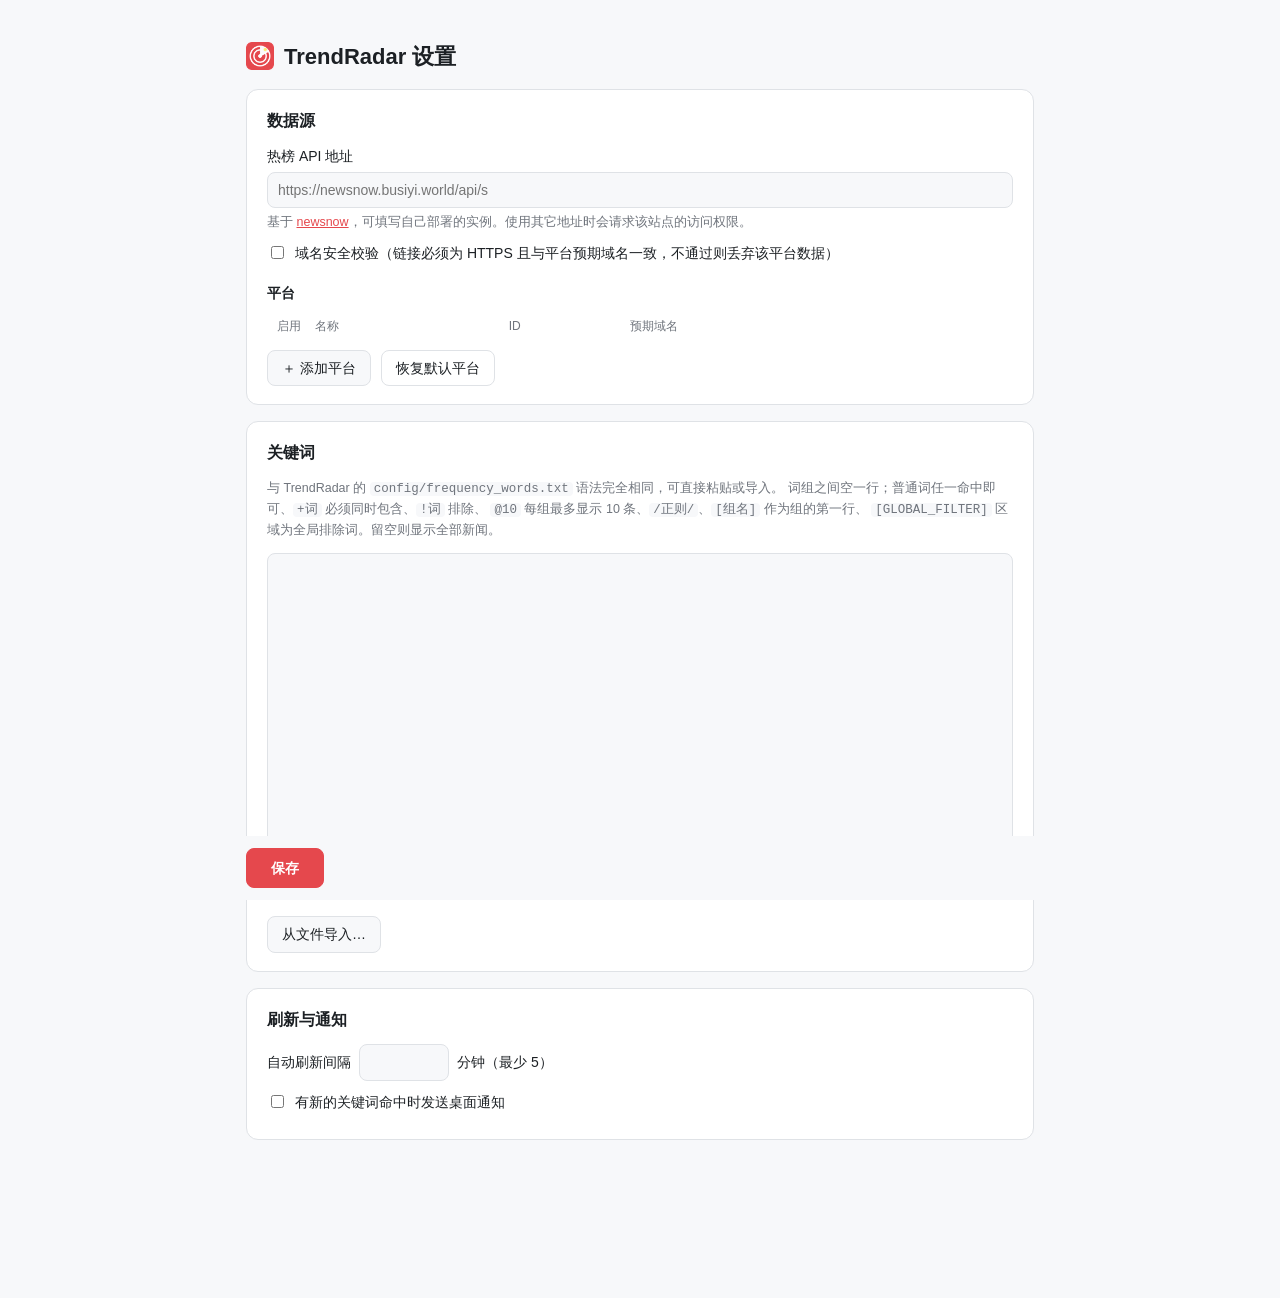
<file: chrome-extension/options.html>
<!doctype html>
<html lang="zh-CN">
<head>
  <meta charset="utf-8" />
  <meta name="viewport" content="width=device-width, initial-scale=1" />
  <title>TrendRadar 设置</title>
  <link rel="stylesheet" href="options.css" />
</head>
<body>
  <main>
    <h1><img src="icons/icon48.png" alt="" width="28" height="28" /> TrendRadar 设置</h1>

    <section>
      <h2>数据源</h2>
      <label class="field">
        <span>热榜 API 地址</span>
        <input id="apiUrl" type="url" placeholder="https://newsnow.busiyi.world/api/s" />
        <small>基于 <a href="https://github.com/ourongxing/newsnow" target="_blank" rel="noopener">newsnow</a>，可填写自己部署的实例。使用其它地址时会请求该站点的访问权限。</small>
      </label>
      <label class="check"><input id="domainCheck" type="checkbox" /> 域名安全校验（链接必须为 HTTPS 且与平台预期域名一致，不通过则丢弃该平台数据）</label>

      <h3>平台</h3>
      <table id="platforms">
        <thead><tr><th>启用</th><th>名称</th><th>ID</th><th>预期域名</th><th></th></tr></thead>
        <tbody></tbody>
      </table>
      <div class="row">
        <button id="addPlatform" type="button">＋ 添加平台</button>
        <button id="resetPlatforms" type="button" class="ghost">恢复默认平台</button>
      </div>
    </section>

    <section>
      <h2>关键词</h2>
      <p class="hint">
        与 TrendRadar 的 <code>config/frequency_words.txt</code> 语法完全相同，可直接粘贴或导入。
        词组之间空一行；普通词任一命中即可、<code>+词</code> 必须同时包含、<code>!词</code> 排除、
        <code>@10</code> 每组最多显示 10 条、<code>/正则/</code>、<code>[组名]</code> 作为组的第一行、
        <code>[GLOBAL_FILTER]</code> 区域为全局排除词。留空则显示全部新闻。
      </p>
      <textarea id="keywords" rows="16" spellcheck="false"></textarea>
      <div class="row">
        <button id="importFile" type="button">从文件导入…</button>
        <input id="fileInput" type="file" accept=".txt,text/plain" hidden />
        <span id="parseInfo" class="muted"></span>
      </div>
    </section>

    <section>
      <h2>刷新与通知</h2>
      <label class="field inline">
        <span>自动刷新间隔</span>
        <input id="refreshMinutes" type="number" min="5" max="1440" step="5" /> 分钟（最少 5）
      </label>
      <label class="check"><input id="notifyEnabled" type="checkbox" /> 有新的关键词命中时发送桌面通知</label>
    </section>

    <div class="actions">
      <button id="save" type="button" class="primary">保存</button>
      <span id="status" role="status"></span>
    </div>
  </main>
  <script type="module" src="options.js"></script>
</body>
</html>
</file>
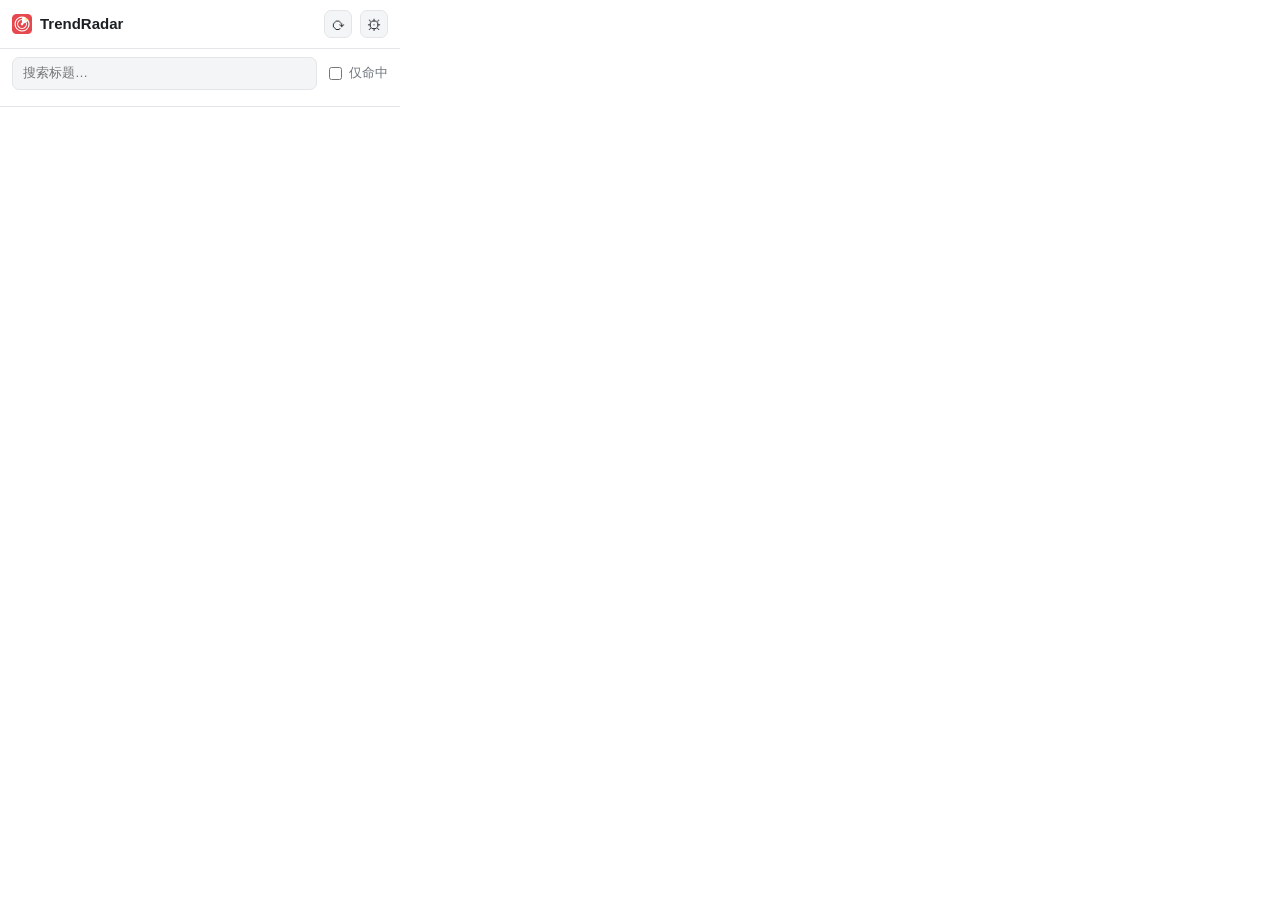
<file: chrome-extension/popup.html>
<!doctype html>
<html lang="zh-CN">
<head>
  <meta charset="utf-8" />
  <title>TrendRadar</title>
  <link rel="stylesheet" href="popup.css" />
</head>
<body>
  <header>
    <img src="icons/icon32.png" alt="" width="20" height="20" />
    <h1>TrendRadar</h1>
    <span id="updated" class="muted"></span>
    <button id="refresh" class="icon-btn" title="立即刷新" aria-label="立即刷新">⟳</button>
    <button id="settings" class="icon-btn" title="设置" aria-label="设置">⚙</button>
  </header>

  <div class="toolbar">
    <input id="search" type="search" placeholder="搜索标题…" autocomplete="off" />
    <label class="toggle" title="只显示命中关键词的新闻">
      <input id="onlyMatched" type="checkbox" /> 仅命中
    </label>
  </div>

  <nav id="tabs" role="tablist"></nav>
  <main id="list" aria-live="polite"></main>

  <script type="module" src="popup.js"></script>
</body>
</html>
</file>
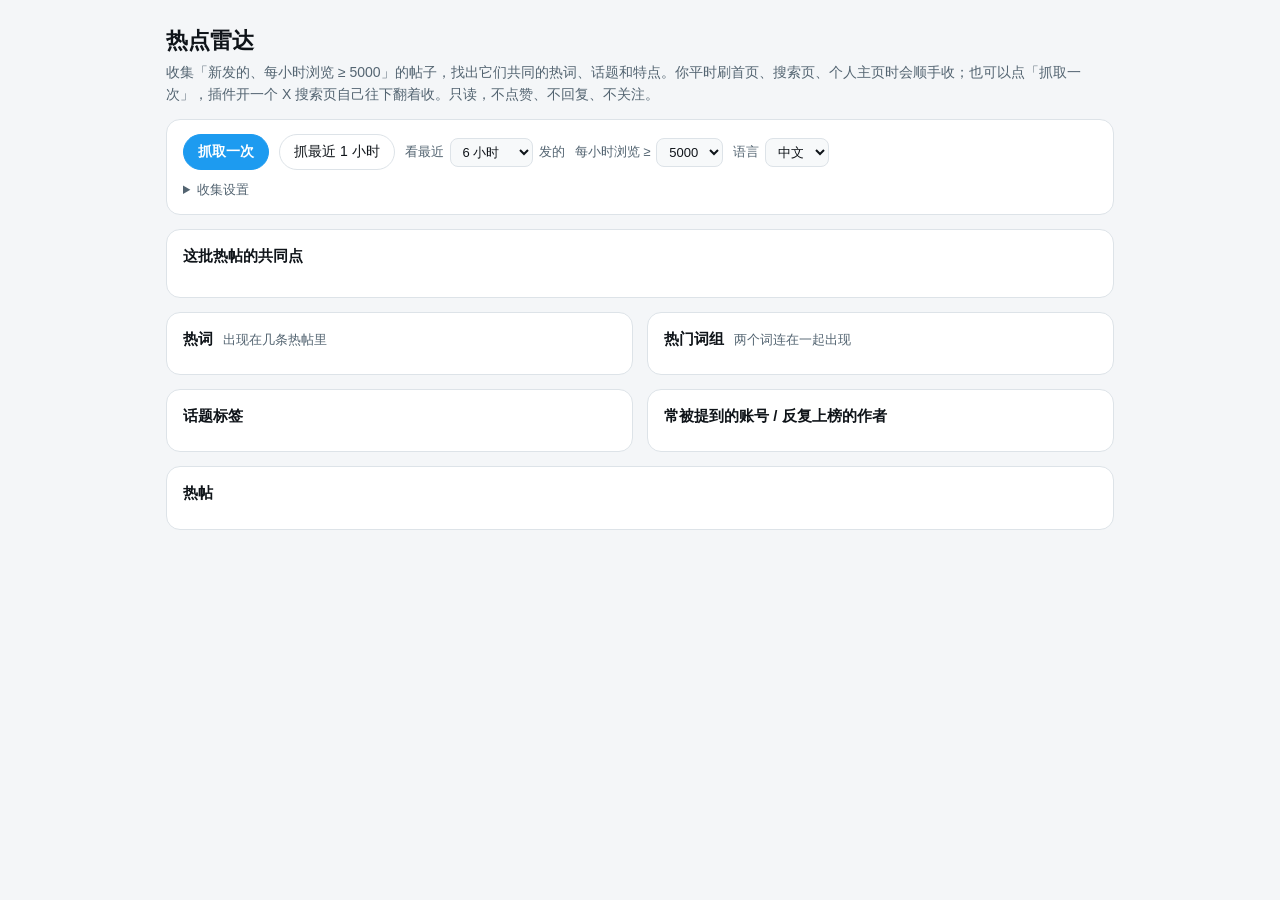
<file: huiguanzhushou/hot.html>
<!doctype html>
<html lang="zh-CN">
<head>
<meta charset="utf-8">
<meta name="viewport" content="width=device-width, initial-scale=1">
<title>热点雷达 · 回关助手</title>
<style>
  :root {
    --bg: #f4f6f8; --card: #ffffff; --ink: #0f1419; --mute: #536471; --line: #dde3e8; --field: #f7f9fa;
    --blue: #1d9bf0; --green: #00875a; --amber: #b26b00; --red: #d42230; --soft: #e8f5fe;
    color-scheme: light;
  }
  @media (prefers-color-scheme: dark) {
    :root { --bg: #0b0f14; --card: #15202b; --ink: #eef2f5; --mute: #8b98a5; --line: #2f3d4a; --field: #0f1923;
      --blue: #1d9bf0; --green: #00ba7c; --amber: #ffad1f; --red: #f4212e; --soft: #10273a; color-scheme: dark; }
  }
  * { box-sizing: border-box; }
  [hidden] { display: none !important; }
  body { margin: 0; background: var(--bg); color: var(--ink);
    font: 14px/1.55 -apple-system, BlinkMacSystemFont, "PingFang SC", "Hiragino Sans GB", "Microsoft YaHei", sans-serif; }
  main { max-width: 980px; margin: 0 auto; padding: 24px 16px 80px; display: flex; flex-direction: column; gap: 14px; }
  h1 { margin: 0; font-size: 22px; }
  h2 { margin: 0 0 10px; font-size: 15px; }
  h2 small { font-weight: 400; color: var(--mute); margin-left: 6px; }
  .lede { margin: 4px 0 0; color: var(--mute); }
  .card { background: var(--card); border: 1px solid var(--line); border-radius: 14px; padding: 14px 16px; }
  .bar { display: flex; flex-wrap: wrap; gap: 10px; align-items: center; }
  button, select, input { font: inherit; color: var(--ink); }
  button { cursor: pointer; border-radius: 999px; padding: 6px 14px; border: 1px solid var(--line); background: transparent; white-space: nowrap; }
  button.primary { background: var(--blue); border-color: var(--blue); color: #fff; font-weight: 600; }
  button:disabled { opacity: 0.5; cursor: default; }
  button:focus-visible, select:focus-visible, input:focus-visible { outline: 2px solid var(--blue); outline-offset: 2px; }
  select, input[type="text"], input[type="number"] { background: var(--field); border: 1px solid var(--line); border-radius: 8px; padding: 5px 8px; }
  label.f { display: inline-flex; gap: 6px; align-items: center; color: var(--mute); font-size: 13px; }
  .msg { font-size: 13px; color: var(--mute); margin: 8px 0 0; }
  .msg.ok { color: var(--green); } .msg.err { color: var(--red); }
  details summary { cursor: pointer; color: var(--mute); font-size: 13px; margin-top: 10px; }
  .set { display: flex; flex-wrap: wrap; gap: 12px; margin-top: 10px; align-items: center; }
  .set input[type="text"] { width: 260px; }
  .set input[type="number"] { width: 70px; }
  .sum { font-size: 15px; line-height: 1.7; }
  .grid { display: grid; grid-template-columns: repeat(auto-fill, minmax(150px, 1fr)); gap: 10px; }
  .stat { background: var(--field); border: 1px solid var(--line); border-radius: 10px; padding: 10px 12px; }
  .stat b { display: block; font-size: 20px; font-variant-numeric: tabular-nums; }
  .stat span { color: var(--mute); font-size: 12.5px; }
  .meter { height: 6px; border-radius: 3px; background: var(--line); margin-top: 6px; overflow: hidden; display: flex; }
  .meter i { display: block; height: 100%; }
  .two { display: grid; grid-template-columns: repeat(auto-fit, minmax(300px, 1fr)); gap: 14px; }
  .chips { display: flex; flex-wrap: wrap; gap: 6px; }
  .chip { border: 1px solid var(--line); background: var(--field); border-radius: 999px; padding: 3px 10px; cursor: pointer; font-size: 13px; }
  .chip small { color: var(--mute); margin-left: 4px; font-variant-numeric: tabular-nums; }
  .chip.l1 { font-size: 13px; } .chip.l2 { font-size: 14.5px; font-weight: 600; } .chip.l3 { font-size: 16.5px; font-weight: 700; border-color: var(--blue); }
  .chip[aria-pressed="true"] { background: var(--blue); border-color: var(--blue); color: #fff; }
  .chip[aria-pressed="true"] small { color: #fff; }
  .empty { color: var(--mute); font-size: 13px; }
  .list { display: flex; flex-direction: column; gap: 8px; }
  .p { display: grid; grid-template-columns: 36px minmax(0, 1fr) auto; gap: 10px; padding: 10px 0; border-top: 1px solid var(--line); }
  .p:first-child { border-top: 0; }
  .av { width: 36px; height: 36px; border-radius: 50%; background: var(--field) center/cover no-repeat; }
  .hd { display: flex; gap: 6px; align-items: baseline; flex-wrap: wrap; font-size: 13px; }
  .hd .sub { color: var(--mute); }
  .tx { white-space: pre-wrap; word-break: break-word; margin: 2px 0 4px; display: -webkit-box; -webkit-line-clamp: 4; -webkit-box-orient: vertical; overflow: hidden; }
  .tx mark { background: rgba(29, 155, 240, 0.22); color: inherit; border-radius: 3px; }
  .mt { color: var(--mute); font-size: 12.5px; display: flex; gap: 10px; flex-wrap: wrap; }
  .heat { font-weight: 700; font-size: 13px; padding: 2px 8px; border-radius: 999px; background: rgba(244, 33, 46, 0.12); color: var(--red); height: fit-content; white-space: nowrap; }
  .heat.t3 { background: rgba(255, 122, 0, 0.14); color: var(--amber); }
  a { color: var(--blue); }
</style>
</head>
<body>
<main>
  <header>
    <h1>热点雷达</h1>
    <p class="lede">收集「新发的、每小时浏览 ≥ 5000」的帖子，找出它们共同的热词、话题和特点。你平时刷首页、搜索页、个人主页时会顺手收；也可以点「抓取一次」，插件开一个 X 搜索页自己往下翻着收。只读，不点赞、不回复、不关注。</p>
  </header>

  <section class="card">
    <div class="bar">
      <button type="button" class="primary" id="fetch">抓取一次</button>
      <button type="button" id="fetch1">抓最近 1 小时</button>
      <label class="f">看最近 <select id="range">
        <option value="1">1 小时</option><option value="3">3 小时</option><option value="6" selected>6 小时</option><option value="12">12 小时</option><option value="24">24 小时</option><option value="72">3 天</option>
      </select> 发的</label>
      <label class="f">每小时浏览 ≥ <select id="min">
        <option value="1000">1000</option><option value="2000">2000</option><option value="5000" selected>5000</option><option value="10000">1 万</option><option value="20000">2 万</option><option value="50000">5 万</option>
      </select></label>
      <label class="f">语言 <select id="lang"><option value="">全部</option><option value="zh" selected>中文</option><option value="en">英文</option><option value="ja">日文</option></select></label>
    </div>
    <p class="msg" id="msg" role="status"></p>
    <details>
      <summary>收集设置</summary>
      <div class="set">
        <label class="f">「抓取一次」的搜索条件 <input type="text" id="q" placeholder="lang:zh min_faves:20"></label>
        <label class="f">只收发出 <input type="number" id="age" min="1" max="72" step="1"> 小时内的</label>
        <label class="f">收集门槛：每小时浏览 ≥ <input type="number" id="hmin" min="500" step="500"></label>
        <button type="button" id="clear">清空收集的帖子</button>
      </div>
      <p class="msg">搜索条件可以用 X 的搜索语法：lang:zh 只看中文，min_faves:20 至少 20 个赞，加关键词只看某个领域（比如「航空 OR 飞机 lang:zh」）。时间范围插件会自己加。</p>
    </details>
  </section>

  <section class="card" id="sum-card">
    <h2>这批热帖的共同点 <small id="sum-n"></small></h2>
    <p class="sum" id="sum"></p>
    <div class="grid" id="stats"></div>
  </section>

  <div class="two">
    <section class="card"><h2>热词 <small>出现在几条热帖里</small></h2><div class="chips" id="words"></div></section>
    <section class="card"><h2>热门词组 <small>两个词连在一起出现</small></h2><div class="chips" id="phrases"></div></section>
  </div>
  <div class="two">
    <section class="card"><h2>话题标签</h2><div class="chips" id="tags"></div></section>
    <section class="card"><h2>常被提到的账号 / 反复上榜的作者</h2><div class="chips" id="people"></div></section>
  </div>

  <section class="card">
    <h2 id="list-title">热帖</h2>
    <div class="list" id="list"></div>
  </section>
</main>
<script src="hot.js"></script>
</body>
</html>
</file>
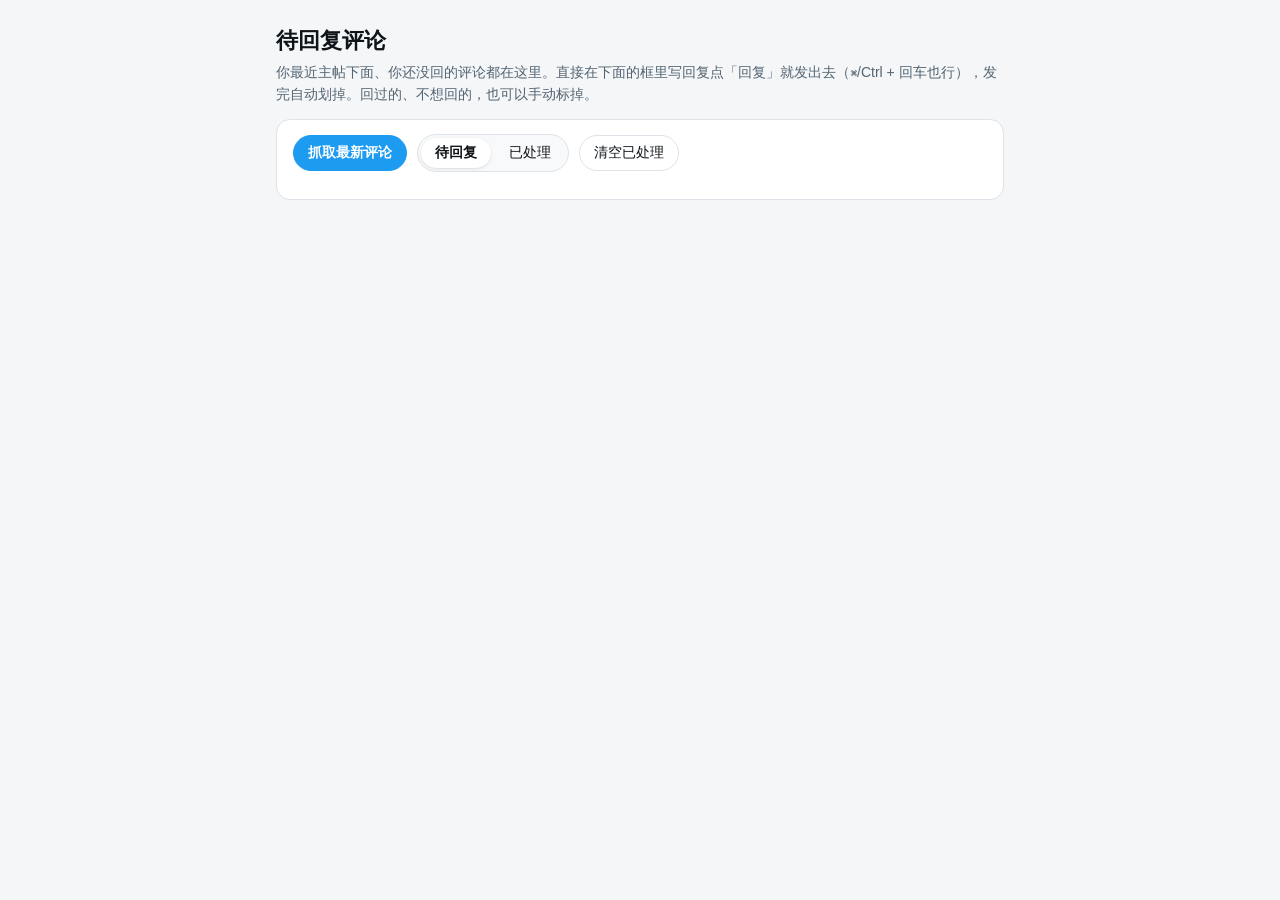
<file: huiguanzhushou/inbox.html>
<!doctype html>
<html lang="zh-CN">
<head>
<meta charset="utf-8">
<meta name="viewport" content="width=device-width, initial-scale=1">
<title>待回复评论 · 回关助手</title>
<style>
  :root {
    --bg: #f4f6f8; --card: #ffffff; --ink: #0f1419; --mute: #536471; --line: #dde3e8; --field: #f7f9fa;
    --blue: #1d9bf0; --green: #00875a; --amber: #b26b00; --red: #d42230; --soft: #e8f5fe;
    color-scheme: light;
  }
  @media (prefers-color-scheme: dark) {
    :root { --bg: #0b0f14; --card: #15202b; --ink: #eef2f5; --mute: #8b98a5; --line: #2f3d4a; --field: #0f1923;
      --blue: #1d9bf0; --green: #00ba7c; --amber: #ffad1f; --red: #f4212e; --soft: #10273a; color-scheme: dark; }
  }
  * { box-sizing: border-box; }
  [hidden] { display: none !important; }
  body { margin: 0; background: var(--bg); color: var(--ink);
    font: 14px/1.55 -apple-system, BlinkMacSystemFont, "PingFang SC", "Hiragino Sans GB", "Microsoft YaHei", sans-serif; }
  main { max-width: 760px; margin: 0 auto; padding: 24px 16px 80px; display: flex; flex-direction: column; gap: 14px; }
  h1 { margin: 0; font-size: 22px; }
  .lede { margin: 4px 0 0; color: var(--mute); }
  .card { background: var(--card); border: 1px solid var(--line); border-radius: 14px; padding: 14px 16px; }
  .bar { display: flex; flex-wrap: wrap; gap: 10px; align-items: center; }
  button { font: inherit; cursor: pointer; border-radius: 999px; padding: 6px 14px; border: 1px solid var(--line); background: transparent; color: var(--ink); white-space: nowrap; }
  button.primary { background: var(--blue); border-color: var(--blue); color: #fff; font-weight: 600; }
  button:disabled { opacity: 0.5; cursor: default; }
  button:focus-visible { outline: 2px solid var(--blue); outline-offset: 2px; }
  .tabs { display: flex; gap: 4px; background: var(--field); border: 1px solid var(--line); border-radius: 999px; padding: 3px; }
  .tabs button { border: 0; padding: 4px 14px; }
  .tabs button[aria-pressed="true"] { background: var(--card); box-shadow: 0 1px 3px rgba(0,0,0,.12); font-weight: 700; }
  .msg { font-size: 13px; color: var(--mute); }
  .msg.ok { color: var(--green); } .msg.err { color: var(--red); }
  .list { display: flex; flex-direction: column; gap: 10px; }
  .c { display: grid; grid-template-columns: 40px minmax(0, 1fr); gap: 10px; background: var(--card); border: 1px solid var(--line); border-radius: 14px; padding: 12px 14px; }
  .c.done { opacity: 0.55; }
  .av { width: 40px; height: 40px; border-radius: 50%; background: var(--field) center/cover no-repeat; }
  .hd { display: flex; gap: 6px; align-items: baseline; flex-wrap: wrap; }
  .hd b { font-size: 14.5px; }
  .hd .sub { color: var(--mute); font-size: 13px; }
  .tx { white-space: pre-wrap; word-break: break-word; margin: 3px 0 8px; font-size: 14.5px; }
  .tag { font-size: 11.5px; color: var(--mute); border: 1px solid var(--line); border-radius: 999px; padding: 0 7px; margin-left: 4px; }
  .acts { display: flex; gap: 8px; flex-wrap: wrap; align-items: center; }
  .acts button { padding: 4px 12px; font-size: 13px; }
  .state { font-size: 12.5px; font-weight: 600; color: var(--green); }
  .empty { color: var(--mute); text-align: center; padding: 36px 0; }
  .pt { font-size: 12.5px; color: var(--mute); margin: -4px 0 8px; padding-left: 8px; border-left: 2px solid var(--line); overflow: hidden; text-overflow: ellipsis; white-space: nowrap; }
  .rb { display: flex; flex-direction: column; gap: 6px; margin-bottom: 8px; }
  .rb textarea { font: inherit; color: var(--ink); background: var(--field); border: 1px solid var(--line); border-radius: 10px; padding: 8px 10px; min-height: 64px; resize: vertical; }
  .rb textarea:focus { outline: 2px solid var(--blue); outline-offset: -1px; }
  .rb-row { display: flex; justify-content: flex-end; align-items: center; gap: 10px; }
  .cnt { font-size: 12px; color: var(--mute); }
  .cnt.over { color: var(--amber); font-weight: 600; }
  .mr { font-size: 13px; color: var(--mute); margin: -2px 0 8px; }
</style>
</head>
<body>
<main>
  <header>
    <h1>待回复评论</h1>
    <p class="lede">你最近主帖下面、你还没回的评论都在这里。直接在下面的框里写回复点「回复」就发出去（⌘/Ctrl + 回车也行），发完自动划掉。回过的、不想回的，也可以手动标掉。</p>
  </header>

  <section class="card">
    <div class="bar">
      <button type="button" class="primary" id="fetch">抓取最新评论</button>
      <div class="tabs" role="group" aria-label="筛选">
        <button type="button" id="tab-todo" aria-pressed="true">待回复 <span id="n-todo"></span></button>
        <button type="button" id="tab-done" aria-pressed="false">已处理 <span id="n-done"></span></button>
      </div>
      <button type="button" id="clear-done">清空已处理</button>
    </div>
    <p class="msg" id="msg" role="status"></p>
  </section>

  <div class="list" id="list"></div>
</main>
<script src="inbox.js"></script>
</body>
</html>
</file>
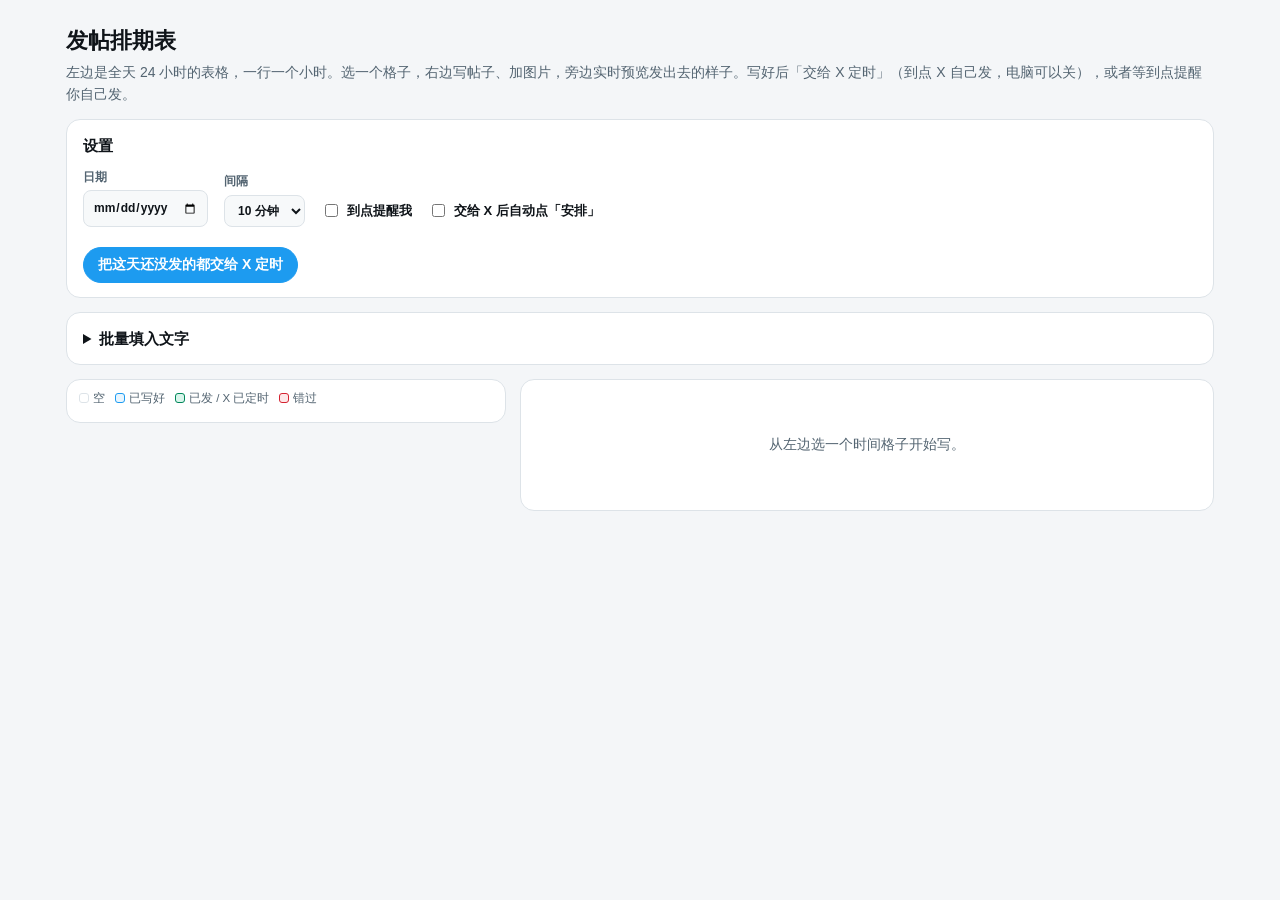
<file: huiguanzhushou/schedule.html>
<!doctype html>
<html lang="zh-CN">
<head>
<meta charset="utf-8">
<meta name="viewport" content="width=device-width, initial-scale=1">
<title>发帖排期表 · 回关助手</title>
<style>
  :root {
    --bg: #f4f6f8; --card: #ffffff; --ink: #0f1419; --mute: #536471; --line: #dde3e8; --field: #f7f9fa;
    --blue: #1d9bf0; --green: #00875a; --amber: #b26b00; --red: #d42230; --soft: #e8f5fe;
    color-scheme: light;
  }
  @media (prefers-color-scheme: dark) {
    :root { --bg: #0b0f14; --card: #15202b; --ink: #eef2f5; --mute: #8b98a5; --line: #2f3d4a; --field: #0f1923;
      --blue: #1d9bf0; --green: #00ba7c; --amber: #ffad1f; --red: #f4212e; --soft: #10273a; color-scheme: dark; }
  }
  * { box-sizing: border-box; }
  [hidden] { display: none !important; }
  body { margin: 0; background: var(--bg); color: var(--ink);
    font: 14px/1.55 -apple-system, BlinkMacSystemFont, "PingFang SC", "Hiragino Sans GB", "Microsoft YaHei", sans-serif; }
  main { max-width: 1180px; margin: 0 auto; padding: 24px 16px 80px; display: flex; flex-direction: column; gap: 14px; }
  h1 { margin: 0; font-size: 22px; }
  h2 { margin: 0; font-size: 15px; }
  .lede { margin: 4px 0 0; color: var(--mute); }
  .card { background: var(--card); border: 1px solid var(--line); border-radius: 14px; padding: 14px 16px; display: flex; flex-direction: column; gap: 10px; }
  .settings { display: flex; flex-wrap: wrap; gap: 10px 16px; align-items: flex-end; }
  label.f { display: flex; flex-direction: column; gap: 4px; font-size: 12px; color: var(--mute); font-weight: 600; }
  input, select, textarea { font: inherit; color: var(--ink); background: var(--field); border: 1px solid var(--line); border-radius: 8px; padding: 7px 9px; }
  input:focus, select:focus, textarea:focus { outline: 2px solid var(--blue); outline-offset: -1px; }
  .switch { display: flex; align-items: center; gap: 6px; font-size: 13px; font-weight: 600; padding-bottom: 6px; }
  .switch input { width: auto; }
  button { font: inherit; cursor: pointer; border-radius: 999px; padding: 6px 14px; border: 1px solid var(--line); background: transparent; color: var(--ink); white-space: nowrap; }
  button.primary { background: var(--blue); border-color: var(--blue); color: #fff; font-weight: 600; }
  button:disabled { opacity: 0.45; cursor: default; }
  button:focus-visible { outline: 2px solid var(--blue); outline-offset: 2px; }
  .summary { display: flex; flex-wrap: wrap; gap: 6px 18px; font-size: 13px; color: var(--mute); }
  .summary b { color: var(--ink); font-size: 15px; }
  .row-actions { display: flex; gap: 8px; align-items: center; flex-wrap: wrap; }
  .msg { font-size: 13px; color: var(--mute); }
  .msg.ok { color: var(--green); } .msg.err { color: var(--red); }
  details.card > summary { cursor: pointer; font-weight: 700; font-size: 15px; }
  details.card[open] > summary { margin-bottom: 4px; }
  #bulk { width: 100%; min-height: 90px; resize: vertical; }

  /* 两栏：左边格子列表，右边编辑 + 预览 */
  .work { display: grid; grid-template-columns: minmax(0, 440px) minmax(0, 1fr); gap: 14px; align-items: start; }
  .list { padding: 6px; gap: 0; max-height: calc(100vh - 40px); overflow-y: auto; position: sticky; top: 16px; }
  /* 24 小时表格 */
  .hrow { display: grid; grid-template-columns: 44px minmax(0, 1fr); gap: 6px; align-items: stretch; padding: 3px 4px; border-radius: 8px; }
  .hrow.now { background: var(--soft); }
  .hlab { font-size: 12px; font-weight: 700; color: var(--mute); font-variant-numeric: tabular-nums; padding-top: 8px; text-align: right; }
  .hrow.now .hlab { color: var(--blue); }
  .cells { display: grid; grid-template-columns: repeat(var(--cols, 3), minmax(0, 1fr)); gap: 4px; }
  .cell {
    position: relative; display: flex; flex-direction: column; align-items: flex-start; gap: 1px; min-width: 0; min-height: 44px;
    text-align: left; padding: 4px 7px; border-radius: 8px; border: 1px solid var(--line); background: var(--card);
  }
  .cell:hover { border-color: var(--mute); }
  .cell .cm { font-size: 11px; font-weight: 700; color: var(--mute); font-variant-numeric: tabular-nums; }
  .cell .cs { font-size: 12px; line-height: 1.35; width: 100%; overflow: hidden; text-overflow: ellipsis; white-space: nowrap; color: var(--ink); }
  .cell .ci { position: absolute; top: 3px; right: 6px; font-size: 11px; font-weight: 800; }
  .cell.past:not(.has) { opacity: 0.35; }
  .cell.has { background: var(--soft); border-color: var(--blue); }
  .cell.has .cm { color: var(--blue); }
  .cell[draggable="true"] { cursor: grab; }
  .cell.dragging { opacity: 0.4; }
  .cell.drop-ok { outline: 2px dashed var(--blue); outline-offset: 1px; }
  .cell.drop-no { outline: 2px dashed var(--red); outline-offset: 1px; cursor: not-allowed; }
  .mv-row { display: flex; flex-wrap: wrap; align-items: center; gap: 8px; font-size: 13px; color: var(--mute); }
  .mv-row input, .mv-row select { font: inherit; }
  .cell.st-sent { background: rgba(0, 186, 124, 0.12); border-color: var(--green); }
  .cell.st-sent .cm, .cell.st-sent .ci { color: var(--green); }
  .cell.st-missed { background: rgba(244, 33, 46, 0.08); border-color: var(--red); }
  .cell.st-missed .cm, .cell.st-missed .ci { color: var(--red); }
  .cell.st-reminded, .cell.st-opened { border-color: var(--amber); }
  .cell.sel { outline: 2px solid var(--blue); outline-offset: 1px; }
  .legend { display: flex; flex-wrap: wrap; gap: 10px; font-size: 11.5px; color: var(--mute); padding: 4px 6px 8px; }
  .legend i { display: inline-block; width: 10px; height: 10px; border-radius: 3px; margin-right: 4px; vertical-align: -1px; border: 1px solid var(--line); }
  .pill { font-size: 11px; font-weight: 600; border-radius: 999px; padding: 0 7px; border: 1px solid var(--line); color: var(--mute); }
  .pill.wait { color: var(--blue); border-color: var(--blue); }
  .pill.reminded, .pill.opened { color: var(--amber); border-color: var(--amber); }
  .pill.sent { color: #fff; background: var(--green); border-color: var(--green); }
  .pill.missed { color: var(--red); border-color: var(--red); }

  .editor { position: sticky; top: 16px; }
  .ed-head { display: flex; align-items: center; gap: 10px; flex-wrap: wrap; }
  .ed-head h2 { font-size: 17px; }
  .ed-head .nav { margin-left: auto; display: flex; gap: 6px; }
  .ed-head .nav button { padding: 3px 11px; font-size: 12.5px; }
  .ed-cols { display: grid; grid-template-columns: minmax(0, 1fr) minmax(0, 1fr); gap: 14px; }
  #text { width: 100%; min-height: 180px; resize: vertical; font-size: 15px; line-height: 1.5; }
  .count { display: flex; justify-content: space-between; font-size: 12px; color: var(--mute); }
  .count .over { color: var(--amber); font-weight: 600; }
  .drop {
    border: 1.5px dashed var(--line); border-radius: 10px; padding: 10px; display: flex; flex-wrap: wrap; gap: 8px; align-items: center;
  }
  .drop.over { border-color: var(--blue); background: var(--soft); }
  .thumb { position: relative; width: 72px; height: 72px; border-radius: 8px; overflow: hidden; background: var(--field); }
  .thumb img, .thumb video { width: 100%; height: 100%; object-fit: cover; display: block; }
  .thumb .vtag { position: absolute; left: 4px; bottom: 4px; font-size: 10.5px; font-weight: 700; color: #fff; background: rgba(15, 20, 25, 0.75); border-radius: 4px; padding: 0 4px; }
  .thumb button { position: absolute; top: 3px; right: 3px; width: 22px; height: 22px; padding: 0; line-height: 20px; border-radius: 50%;
    border: 0; background: rgba(15, 20, 25, 0.75); color: #fff; font-size: 14px; }
  .thumb .mv { top: auto; bottom: 3px; right: auto; left: 3px; font-size: 12px; }
  .drop .hint { font-size: 12px; color: var(--mute); flex: 1; min-width: 140px; }
  .ed-actions { display: flex; flex-wrap: wrap; gap: 8px; align-items: center; }
  .empty-ed { color: var(--mute); text-align: center; padding: 40px 0; }

  /* 预览：仿 X 的帖子样子 */
  .pv-wrap { display: flex; flex-direction: column; gap: 6px; }
  .pv-bar { display: flex; justify-content: space-between; align-items: center; font-size: 12px; color: var(--mute); font-weight: 600; }
  .pv-bar button { padding: 2px 10px; font-size: 12px; }
  .tw {
    --tw-bg: #fff; --tw-ink: #0f1419; --tw-mute: #536471; --tw-line: #eff3f4; --tw-link: #1d9bf0;
    background: var(--tw-bg); color: var(--tw-ink); border: 1px solid var(--tw-line); border-radius: 12px;
    padding: 12px 16px 6px; display: grid; grid-template-columns: 40px minmax(0, 1fr); gap: 0 10px;
    font: 15px/20px -apple-system, BlinkMacSystemFont, "Segoe UI", "PingFang SC", "Microsoft YaHei", sans-serif;
  }
  .tw.dark { --tw-bg: #000; --tw-ink: #e7e9ea; --tw-mute: #71767b; --tw-line: #2f3336; }
  .tw .av { width: 40px; height: 40px; border-radius: 50%; background: #cfd9de center/cover no-repeat; }
  .tw .hd { display: flex; align-items: center; gap: 4px; min-width: 0; white-space: nowrap; }
  .tw .nm { font-weight: 700; overflow: hidden; text-overflow: ellipsis; }
  .tw .ck { width: 18px; height: 18px; flex: none; }
  .tw .hd .sub { color: var(--tw-mute); overflow: hidden; text-overflow: ellipsis; }
  .tw .tx { white-space: pre-wrap; word-break: break-word; margin-top: 2px; }
  .tw .tx a { color: var(--tw-link); text-decoration: none; }
  .tw .more { color: var(--tw-link); }
  .tw .tx.ph { color: var(--tw-mute); }
  .tw .media { margin-top: 12px; border: 1px solid var(--tw-line); border-radius: 16px; overflow: hidden; display: grid; gap: 2px; }
  .tw .media img, .tw .media video { width: 100%; height: 100%; object-fit: cover; display: block; }
  .tw .media.n1 video { max-height: 510px; height: auto; background: #000; object-fit: contain; }
  .tw .media.n1 img { max-height: 510px; height: auto; }
  .tw .media.n2 { grid-template-columns: 1fr 1fr; aspect-ratio: 16 / 9; }
  .tw .media.n3 { grid-template-columns: 1fr 1fr; grid-template-rows: 1fr 1fr; aspect-ratio: 16 / 9; }
  .tw .media.n3 img:first-child { grid-row: 1 / 3; }
  .tw .media.n4 { grid-template-columns: 1fr 1fr; grid-template-rows: 1fr 1fr; aspect-ratio: 16 / 9; }
  .tw .acts { grid-column: 2; display: flex; justify-content: space-between; color: var(--tw-mute); margin-top: 10px; padding-bottom: 6px; max-width: 425px; }
  .tw .acts svg { width: 18px; height: 18px; fill: currentColor; }
  .pv-note { font-size: 12px; color: var(--mute); }

  @media (max-width: 980px) {
    .work { grid-template-columns: 1fr; }
    .list, .editor { position: static; max-height: none; }
    .list { max-height: 520px; }
  }
  @media (max-width: 700px) { .ed-cols { grid-template-columns: 1fr; } }
</style>
</head>
<body>
<main>
  <header>
    <h1>发帖排期表</h1>
    <p class="lede">左边是全天 24 小时的表格，一行一个小时。选一个格子，右边写帖子、加图片，旁边实时预览发出去的样子。写好后「交给 X 定时」（到点 X 自己发，电脑可以关），或者等到点提醒你自己发。</p>
  </header>

  <section class="card" aria-labelledby="h-set">
    <h2 id="h-set">设置</h2>
    <div class="settings">
      <label class="f">日期 <input type="date" id="date"></label>
      <label class="f">间隔
        <select id="step"><option value="10">10 分钟</option><option value="15">15 分钟</option><option value="20">20 分钟</option><option value="30">30 分钟</option><option value="60">1 小时</option></select>
      </label>
      <label class="switch"><input type="checkbox" id="on"> 到点提醒我</label>
      <label class="switch" title="交给 X 定时的时候，定时设好、图片传完后，倒数 3 秒自动帮你点「安排」。只会点「安排」，不会点「发帖」。"><input type="checkbox" id="auto"> 交给 X 后自动点「安排」</label>
    </div>
    <div class="summary" id="summary" role="status"></div>
    <div class="row-actions">
      <button type="button" class="primary" id="x-all">把这天还没发的都交给 X 定时</button>
      <span class="msg" id="x-msg" role="status"></span>
    </div>
  </section>

  <details class="card">
    <summary>批量填入文字</summary>
    <textarea id="bulk" placeholder="一次粘贴很多条，每条之间空一行。点下面的按钮，会按顺序填进还没到时间的空格子。图片之后再到右边一条条加。"></textarea>
    <div class="row-actions">
      <button type="button" class="primary" id="bulk-go">填进空格子</button>
      <span class="msg" id="bulk-msg" role="status"></span>
    </div>
  </details>

  <div class="work">
    <section class="card list" aria-label="24 小时排期表">
      <div class="legend" aria-hidden="true">
        <span><i style="background:var(--card)"></i>空</span>
        <span><i style="background:var(--soft);border-color:var(--blue)"></i>已写好</span>
        <span><i style="background:rgba(0,186,124,.15);border-color:var(--green)"></i>已发 / X 已定时</span>
        <span><i style="background:rgba(244,33,46,.1);border-color:var(--red)"></i>错过</span>
      </div>
      <div id="slots"></div>
    </section>

    <section class="card editor" id="editor" aria-label="编辑帖子">
      <div class="empty-ed" id="ed-empty">从左边选一个时间格子开始写。</div>
      <div id="ed" hidden>
        <div class="ed-head">
          <h2 id="ed-title"></h2>
          <span class="pill" id="ed-pill"></span>
          <div class="nav">
            <button type="button" id="prev" aria-label="上一格">↑ 上一格</button>
            <button type="button" id="next" aria-label="下一格">下一格 ↓</button>
          </div>
        </div>
        <div class="ed-cols" style="margin-top:12px">
          <div style="display:flex;flex-direction:column;gap:8px">
            <textarea id="text" placeholder="写一条帖子…（可以直接粘贴图片）" aria-label="帖子内容"></textarea>
            <div class="count"><span id="count"></span><span id="count-tip"></span></div>
            <div class="drop" id="drop">
              <div id="thumbs" style="display:contents"></div>
              <button type="button" id="add-img">＋ 添加图片/视频</button>
              <span class="hint" id="img-hint">最多 4 张，或 1 张 GIF。也可以把图片拖到这里，或者在文字框里直接粘贴。</span>
              <input type="file" id="file" accept="image/png,image/jpeg,image/webp,image/gif,video/mp4,video/quicktime" multiple hidden>
            </div>
            <div class="ed-actions">
              <button type="button" class="primary" id="to-x">交给 X 定时</button>
              <button type="button" id="send-now">现在发</button>
              <button type="button" id="clear">清空这格</button>
              <span class="msg" id="ed-msg" role="status"></span>
            </div>
            <div class="mv-row" id="mv-row">
              <span>移到</span>
              <input type="date" id="mv-date" aria-label="移到哪天">
              <select id="mv-time" aria-label="移到几点"></select>
              <button type="button" id="mv-go">移过去</button>
              <span class="hint">也可以直接在左边表格里把格子拖到别的时间；目标格子有内容就两条互换。</span>
            </div>
          </div>
          <div class="pv-wrap">
            <div class="pv-bar"><span>发出去的样子</span><button type="button" id="pv-theme">切换深色</button></div>
            <article class="tw" id="pv" aria-label="帖子预览">
              <div class="av" id="pv-av"></div>
              <div>
                <div class="hd"><span class="nm" id="pv-nm"></span>
                  <svg class="ck" id="pv-ck" viewBox="0 0 22 22" aria-label="已认证"><path fill="#1d9bf0" d="M20.4 11c0-1.3-.8-2.4-1.9-2.9.4-1.2.2-2.6-.7-3.5-.9-.9-2.3-1.1-3.5-.7C13.8 2.8 12.6 2 11.3 2s-2.4.8-2.9 1.9c-1.2-.4-2.6-.2-3.5.7-.9.9-1.1 2.3-.7 3.5C3.1 8.6 2.3 9.7 2.3 11s.8 2.4 1.9 2.9c-.4 1.2-.2 2.6.7 3.5.9.9 2.3 1.1 3.5.7.5 1.1 1.6 1.9 2.9 1.9s2.4-.8 2.9-1.9c1.2.4 2.6.2 3.5-.7.9-.9 1.1-2.3.7-3.5 1.1-.5 1.9-1.6 1.9-2.9z"/><path fill="#fff" d="M9.8 14.9 6.6 11.7l1.3-1.3 1.9 1.9 4.6-4.6 1.3 1.3z"/></svg>
                  <span class="sub" id="pv-sub"></span></div>
                <div class="tx" id="pv-tx"></div>
                <div class="media" id="pv-media" hidden></div>
              </div>
              <div class="acts" aria-hidden="true">
                <svg viewBox="0 0 24 24"><path d="M1.8 10c0-4.4 3.6-8 8-8h4.4c4.5 0 8.1 3.7 8.1 8.1 0 3-1.6 5.7-4.2 7.1L10 21.7V18.4h-.1C5.4 18.5 1.8 14.8 1.8 10zm8-6c-3.3 0-6 2.7-6 6 0 3.4 2.7 6.2 6.1 6.1h2.1v2.3l5.4-3c1.9-1 3.1-3.1 3.1-5.3 0-3.4-2.7-6.1-6.1-6.1H9.8z"/></svg>
                <svg viewBox="0 0 24 24"><path d="M4.5 3.9 8.9 8l-1.4 1.5-2-1.9V16c0 1.1.9 2 2 2H13v2H7.5c-2.2 0-4-1.8-4-4V7.6l-2 1.9L.1 8l4.4-4.1zM16.5 6H11V4h5.5c2.2 0 4 1.8 4 4v8.4l2-1.9 1.4 1.5-4.4 4.1-4.4-4.1 1.4-1.5 2 1.9V8c0-1.1-.9-2-2-2z"/></svg>
                <svg viewBox="0 0 24 24"><path d="M16.7 3.5c-1.7-.1-3.5.7-4.7 2.6-1.2-1.9-3-2.7-4.7-2.6-1.4.1-2.8.7-3.8 1.8-2.3 2.6-1.5 6.5 1.2 9.2l7.3 6.8 7.3-6.8c2.7-2.7 3.5-6.6 1.2-9.2-1-1.1-2.4-1.7-3.8-1.8z"/></svg>
                <svg viewBox="0 0 24 24"><path d="M8.8 20h-2V10h2v10zm5 0h-2V4h2v16zm5 0h-2v-7h2v7zm-10 0h-2V10h2v10z"/></svg>
                <svg viewBox="0 0 24 24"><path d="M4 4.5C4 3.1 5.1 2 6.5 2h11C18.9 2 20 3.1 20 4.5v18.4l-8-5.7-8 5.7V4.5zM6.5 4c-.3 0-.5.2-.5.5v14.6l6-4.3 6 4.3V4.5c0-.3-.2-.5-.5-.5h-11z"/></svg>
              </div>
            </article>
            <div class="pv-note" id="pv-note">名字和头像来自你上次打开 X 时的账号。实际效果以 X 为准。</div>
          </div>
        </div>
      </div>
    </section>
  </div>
</main>
<script src="media-db.js"></script>
<script src="schedule.js"></script>
</body>
</html>
</file>
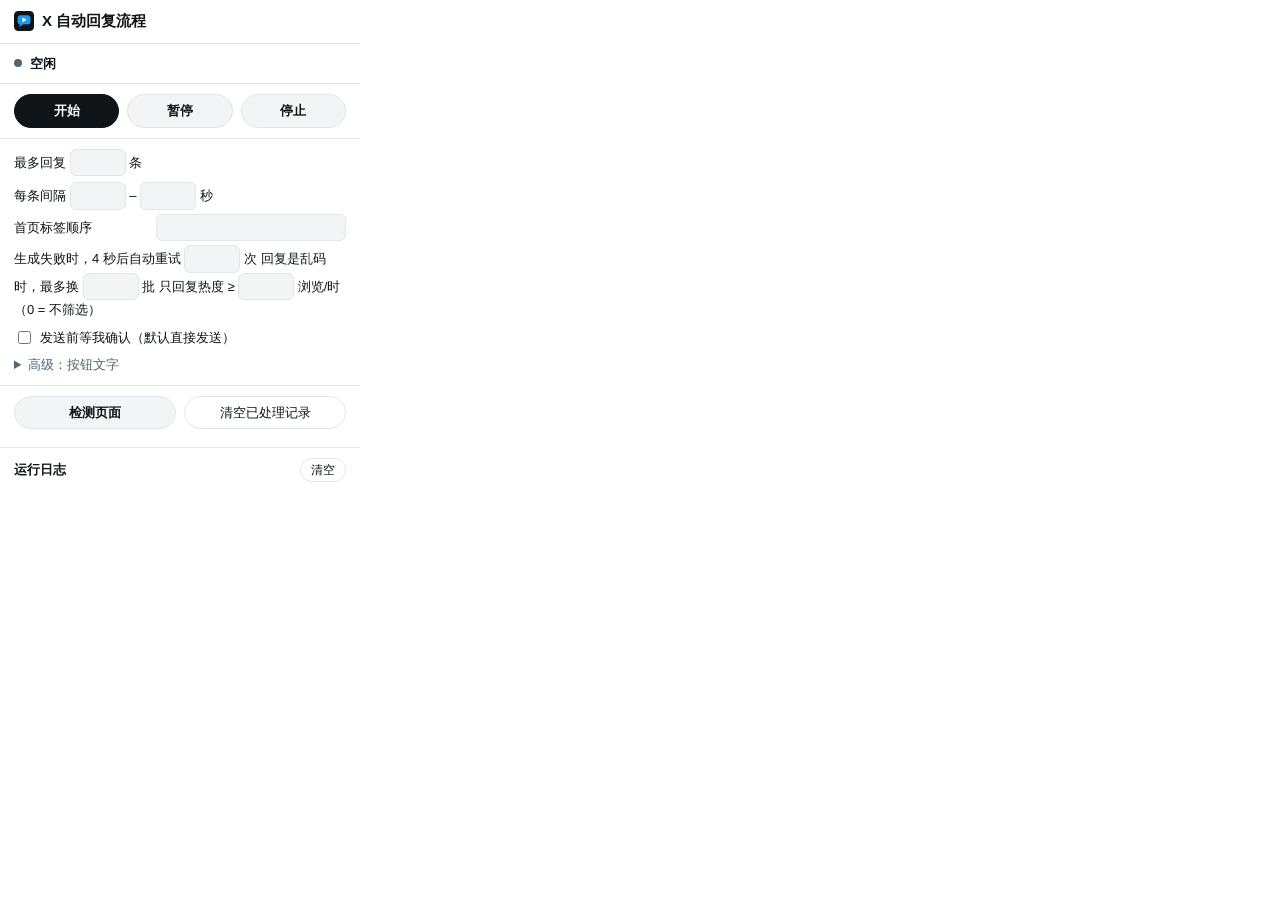
<file: x-reply-flow/popup.html>
<!doctype html>
<html lang="zh-CN">
<head>
  <meta charset="utf-8" />
  <title>X 自动回复流程</title>
  <link rel="stylesheet" href="popup.css" />
</head>
<body>
  <header>
    <img src="icons/icon32.png" alt="" width="20" height="20" />
    <h1>X 自动回复流程</h1>
  </header>

  <div id="notX" class="notice" hidden>连不上当前页面：请先切换到 x.com 的标签页；如果刚安装或更新过插件，请刷新一下 X 页面再打开本面板。</div>

  <section class="status">
    <div class="status-line"><span id="dot" class="dot"></span><span id="step">空闲</span></div>
    <div class="muted" id="count"></div>
  </section>

  <div class="buttons">
    <button id="start" class="primary">开始</button>
    <button id="pause">暂停</button>
    <button id="stop">停止</button>
  </div>

  <section>
    <div class="grid">
      <label>最多回复 <input id="maxPosts" type="number" min="1" max="500" /> 条</label>
      <label>每条间隔 <input id="minGap" type="number" min="1" step="0.5" /> – <input id="maxGap" type="number" min="1" step="0.5" /> 秒</label>
    </div>
    <label class="field">首页标签顺序 <input id="feedTabs" type="text" title="用逗号分隔；当前标签没有新帖子时换下一个" /></label>
    <label>生成失败时，4 秒后自动重试 <input id="maxRetries" type="number" min="0" max="10" /> 次</label>
    <label>回复是乱码时，最多换 <input id="maxGarbageRetries" type="number" min="0" max="50" /> 批</label>
    <label title="每小时浏览量 = 浏览总数 ÷ 发了几个小时（和回关助手帖子右上角的「1167/时」一样）。看不到浏览量的帖子也会跳过">只回复热度 ≥ <input id="minHeat" type="number" min="0" step="100" /> 浏览/时（0 = 不筛选）</label>
    <label class="check"><input id="confirmBeforeSend" type="checkbox" /> 发送前等我确认（默认直接发送）</label>

    <details>
      <summary>高级：按钮文字</summary>
      <p class="muted">如果「AI 回复助手」的按钮文字和下面不一样，改成一样的即可。</p>
      <label class="field">打开面板 <input id="txtOpen" type="text" /></label>
      <label class="field">生成/换一批 <input id="txtRegen" type="text" title="多个用逗号分隔" /></label>
      <label class="field">填入回复框 <input id="txtFill" type="text" /></label>
      <label class="field">失败提示 <input id="failWords" type="text" title="多个用逗号分隔" /></label>
      <label class="field">乱码关键词 <input id="badWords" type="text" title="候选回复里出现这些就算乱码，用逗号分隔" /></label>
      <label class="field">回复最长字数 <input id="maxReplyLen" type="number" min="10" max="280" /></label>
      <label class="field">生成中提示 <input id="loadingWords" type="text" title="多个用逗号分隔" /></label>
      <label class="field">多条候选时
        <select id="pick"><option value="first">选第一条</option><option value="random">随机选一条</option></select>
      </label>
    </details>
  </section>

  <section>
    <div class="row">
      <button id="check">检测页面</button>
      <button id="clearProcessed" class="ghost" title="清空后，已回复过的帖子会被重新处理">清空已处理记录 <span id="processedCount"></span></button>
    </div>
    <div id="checkResult" class="muted"></div>
  </section>

  <section class="log-wrap">
    <div class="row"><strong>运行日志</strong><button id="clearLog" class="ghost small">清空</button></div>
    <ol id="log"></ol>
  </section>

  <script src="defaults.js"></script>
  <script src="popup.js"></script>
</body>
</html>
</file>
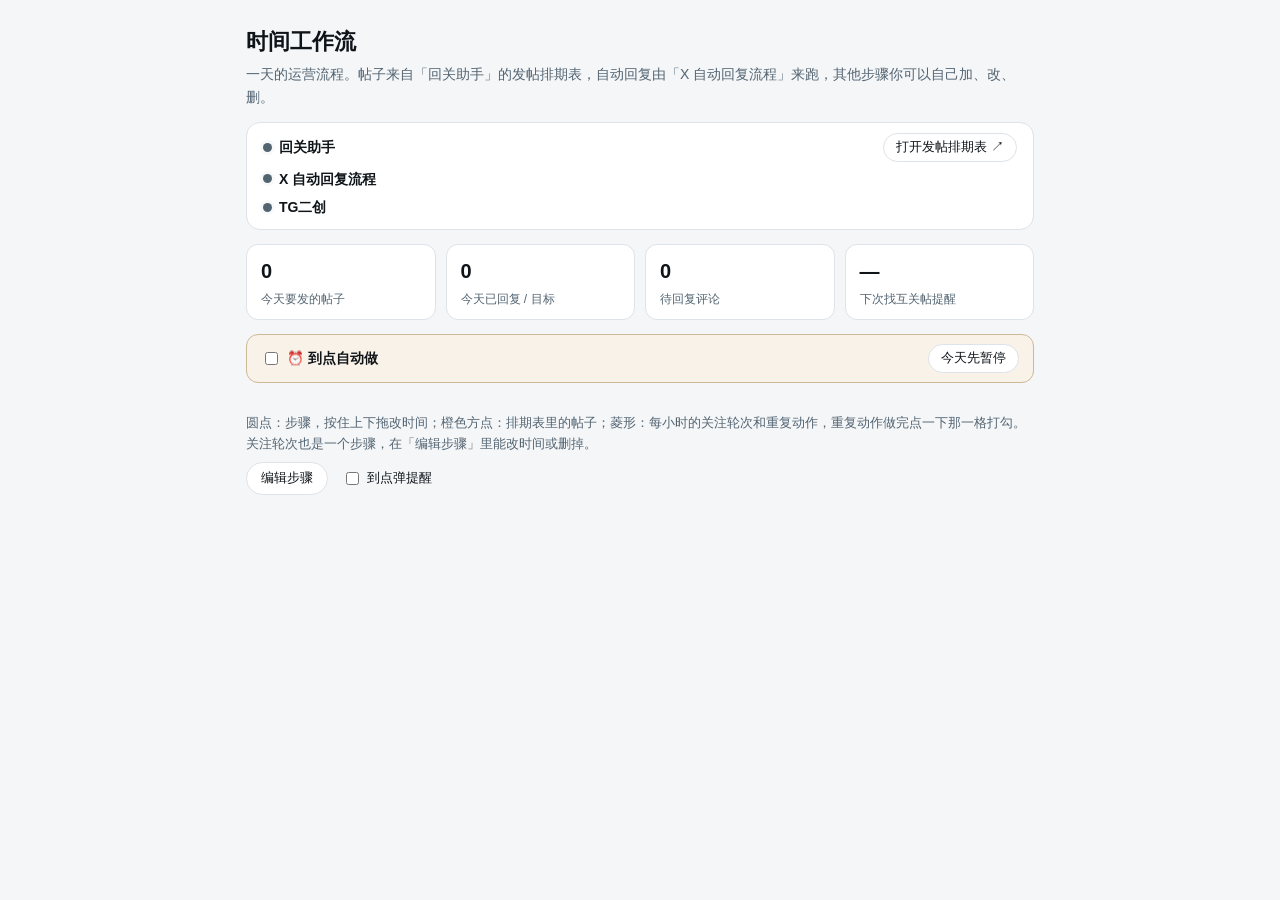
<file: x-workflow/workflow.html>
<!doctype html>
<html lang="zh-CN">
<head>
<meta charset="utf-8">
<meta name="viewport" content="width=device-width, initial-scale=1">
<title>X 时间工作流</title>
<style>
  /* 布局：顶部两个插件的连接状态 + 今日数字 + 互关池，下面按天切换的竖向时间线；右侧滑出的编辑面板 */
  :root {
    --bg: #f4f6f8; --card: #ffffff; --ink: #0f1419; --mute: #536471; --line: #dde3e8; --field: #f7f9fa;
    --blue: #1d9bf0; --green: #00875a; --amber: #b26b00; --red: #d42230;
    --prep: #2f6fdb; --post: #d9480f; --talk: #0f8a5f; --review: #7048c4; --other: #8a6d3b;
    --prep-bg: #e8f0fd; --post-bg: #fdeee6; --talk-bg: #e4f5ee; --review-bg: #efe9fb; --other-bg: #f6efe2;
    --ok-bg: #e3f4ec; --bad-bg: #fde8ea; --wait-bg: #e8f5fe; --shade: rgba(15, 20, 25, .45);
    color-scheme: light;
  }
  @media (prefers-color-scheme: dark) {
    :root { --bg: #0b0f14; --card: #15202b; --ink: #eef2f5; --mute: #8b98a5; --line: #2f3d4a; --field: #0f1923;
      --blue: #1d9bf0; --green: #00ba7c; --amber: #ffad1f; --red: #f4212e;
      --prep: #7aa7f5; --post: #ff8a50; --talk: #4fcf9c; --review: #b398f5; --other: #d8b47a;
      --prep-bg: #1a2840; --post-bg: #3a2116; --talk-bg: #15322a; --review-bg: #2a2142; --other-bg: #33291a;
      --ok-bg: #12352a; --bad-bg: #3d1519; --wait-bg: #10273a; --shade: rgba(0, 0, 0, .6); color-scheme: dark; }
  }
  * { box-sizing: border-box; }
  [hidden] { display: none !important; }
  body { margin: 0; background: var(--bg); color: var(--ink);
    font: 14px/1.6 -apple-system, BlinkMacSystemFont, "PingFang SC", "Hiragino Sans GB", "Microsoft YaHei", sans-serif; }
  main { max-width: 820px; margin: 0 auto; padding: 24px 16px 100px; display: flex; flex-direction: column; gap: 14px; }
  h1 { margin: 0; font-size: 22px; }
  .lede { margin: 4px 0 0; color: var(--mute); }
  .mono { font-family: ui-monospace, "SF Mono", Menlo, monospace; font-variant-numeric: tabular-nums; }
  button { font: inherit; cursor: pointer; border-radius: 999px; padding: 5px 14px; border: 1px solid var(--line); background: var(--card); color: var(--ink); white-space: nowrap; }
  button:hover { border-color: var(--mute); }
  button.primary { background: var(--blue); border-color: var(--blue); color: #fff; font-weight: 600; }
  button.danger { color: var(--red); border-color: color-mix(in srgb, var(--red) 40%, var(--line)); }
  button:focus-visible, input:focus-visible, select:focus-visible, textarea:focus-visible { outline: 2px solid var(--blue); outline-offset: 2px; }
  .k-prep { --k: var(--prep); --kb: var(--prep-bg); } .k-post { --k: var(--post); --kb: var(--post-bg); } .k-talk { --k: var(--talk); --kb: var(--talk-bg); }
  .k-review { --k: var(--review); --kb: var(--review-bg); } .k-other { --k: var(--other); --kb: var(--other-bg); } .k-follow { --k: var(--blue); --kb: var(--wait-bg); }

  /* 连接状态 */
  .conn { display: flex; flex-direction: column; gap: 6px; background: var(--card); border: 1px solid var(--line); border-radius: 14px; padding: 10px 16px; }
  .conn .row { display: flex; flex-wrap: wrap; align-items: center; gap: 4px 12px; font-size: 13px; }
  .conn .st { display: inline-flex; align-items: center; gap: 7px; font-weight: 700; font-size: 14px; }
  .conn .st i { width: 9px; height: 9px; border-radius: 50%; background: var(--green); box-shadow: 0 0 0 3px var(--ok-bg); }
  .conn .st[data-s="stale"] i { background: var(--amber); box-shadow: 0 0 0 3px var(--wait-bg); }
  .conn .st[data-s="none"] i { background: var(--mute); box-shadow: 0 0 0 3px var(--field); }
  .conn .st.flash i { animation: pulse 1s ease-out 2; }
  @keyframes pulse { 50% { box-shadow: 0 0 0 7px var(--ok-bg); } }
  .conn .meta { color: var(--mute); flex: 1 1 240px; min-width: 0; }
  .conn button { padding: 3px 12px; font-size: 13px; }
  .err { margin: 0; color: var(--red); font-size: 13px; }

  .sum { display: grid; grid-template-columns: repeat(4, minmax(0, 1fr)); gap: 10px; }
  .sum div { background: var(--card); border: 1px solid var(--line); border-radius: 12px; padding: 10px 14px; min-width: 0; }
  .sum b { display: block; font-size: 20px; font-variant-numeric: tabular-nums; }
  .sum b.ok { color: var(--green); }
  .sum span { font-size: 12px; color: var(--mute); }

  /* 互关池 */
  .pool { background: var(--card); border: 1px solid var(--line); border-radius: 14px; padding: 12px 16px 14px; display: flex; flex-direction: column; gap: 10px; }
  .pool-head { display: flex; flex-wrap: wrap; align-items: center; gap: 6px 12px; }
  .pool-head h2 { margin: 0; font-size: 16px; }
  .pool-head .meta { color: var(--mute); font-size: 13px; flex: 1 1 200px; }
  .pool-round { font-size: 13.5px; padding: 6px 10px; border-radius: 8px; background: var(--wait-bg); }
  .pool-round.due { background: var(--bad-bg); color: var(--red); font-weight: 600; }
  .pool-round.idle { background: var(--field); color: var(--mute); }
  .pool-top { list-style: none; margin: 0; padding: 0; display: grid; grid-template-columns: repeat(auto-fill, minmax(150px, 1fr)); gap: 6px; }
  .pool-top li { border: 1px solid var(--line); border-radius: 8px; padding: 5px 9px; min-width: 0; font-size: 13px; }
  .pool-top b { display: block; white-space: nowrap; overflow: hidden; text-overflow: ellipsis; }
  .pool-top small { color: var(--green); font-size: 11.5px; }
  .pool-set { display: flex; flex-wrap: wrap; align-items: center; gap: 6px 10px; font-size: 13px; color: var(--mute); }
  .pool-set select { font: inherit; color: var(--ink); background: var(--field); border: 1px solid var(--line); border-radius: 6px; padding: 2px 4px; }
  .pool-set label, .hint label { display: inline-flex; align-items: center; gap: 5px; cursor: pointer; color: var(--ink); }
  .pool-warn { font-size: 12.5px; color: var(--amber); margin: 0; }

  .days { display: flex; gap: 6px; overflow-x: auto; padding-bottom: 2px; }
  .days button { padding: 4px 14px; font-size: 13px; }
  .days button[aria-pressed="true"] { background: var(--ink); color: var(--bg); border-color: var(--ink); }
  .days small { margin-left: 4px; opacity: .7; }
  .hint { font-size: 13px; color: var(--mute); display: flex; flex-wrap: wrap; gap: 8px 14px; align-items: center; }
  .editbar { display: flex; flex-wrap: wrap; align-items: center; gap: 8px 12px; background: var(--wait-bg); border: 1px solid color-mix(in srgb, var(--blue) 35%, var(--line)); border-radius: 12px; padding: 10px 14px; font-size: 13px; }
  .editbar b { font-size: 14px; }
  .editbar .sp { flex: 1; }

  /* 时间线 */
  ol.tl { list-style: none; margin: 4px 0 0; padding: 0; }
  .step { display: grid; grid-template-columns: 64px 22px minmax(0, 1fr); gap: 0 12px; }
  .time { font-weight: 700; font-size: 15px; text-align: right; padding-top: 13px; }
  .time small { display: block; font-weight: 500; font-size: 11px; color: var(--mute); font-family: inherit; }
  .axis { position: relative; }
  .axis::before { content: ""; position: absolute; left: 10px; top: 0; bottom: 0; width: 2px; background: var(--line); }
  .tl > li:first-child .axis::before { top: 20px; }
  .tl > li:last-child .axis::before { bottom: calc(100% - 20px); }
  .dot { position: absolute; left: 4px; top: 17px; width: 14px; height: 14px; border-radius: 50%; background: var(--card); border: 3px solid var(--k); z-index: 2; }
  .step.drag-ok .dot { cursor: grab; touch-action: none; transition: transform .12s; }
  .step.drag-ok .dot::after { content: ""; position: absolute; inset: -12px; }
  .step.drag-ok .dot:hover, .step.drag-ok .dot:focus-visible { transform: scale(1.3); outline: none; }
  .dot.drag { cursor: grabbing; transform: scale(1.45) !important; background: var(--k); }
  .step.post .dot { border-radius: 4px; }
  .step.hour .dot { width: 12px; height: 12px; left: 5px; top: 16px; transform: rotate(45deg); border-radius: 2px; }
  .bubble { position: absolute; right: 30px; top: 11px; z-index: 3; font-weight: 700; font-size: 13px; color: var(--card); background: var(--k);
    border-radius: 6px; padding: 2px 8px; white-space: nowrap; pointer-events: none; font-family: ui-monospace, "SF Mono", Menlo, monospace; }
  .bubble::before { content: ""; position: absolute; right: -5px; top: 50%; margin-top: -5px; border: 5px solid transparent; border-right: 0; border-left-color: var(--k); }

  .card { background: var(--card); border: 1px solid var(--line); border-radius: 12px; padding: 11px 16px 13px; margin-bottom: 12px; min-width: 0; }
  .card h3 { margin: 0 0 2px; font-size: 15.5px; display: flex; flex-wrap: wrap; align-items: center; gap: 6px 8px; }
  .dur { font-size: 12px; font-weight: 500; color: var(--mute); }
  .rep { font-size: 11.5px; color: var(--mute); border: 1px solid var(--line); border-radius: 4px; padding: 0 6px; font-weight: 500; }
  .mine { font-size: 11.5px; font-weight: 700; color: var(--blue); background: var(--wait-bg); border-radius: 4px; padding: 0 6px; }
  .ops { margin-left: auto; display: flex; gap: 6px; }
  .ops button { padding: 1px 10px; font-size: 12.5px; }
  .card ul { margin: 4px 0 0; padding-left: 18px; }
  .card li { margin: 1px 0; }
  .foot { display: flex; flex-wrap: wrap; align-items: center; gap: 8px; margin-top: 8px; }
  .tool { font-size: 12px; color: var(--mute); border: 1px dashed var(--line); border-radius: 6px; padding: 1px 8px; }
  .foot button { padding: 3px 12px; font-size: 13px; }
  .live { font-size: 12.5px; color: var(--mute); }
  .live b { color: var(--ink); font-variant-numeric: tabular-nums; }
  .step.custom .card { box-shadow: inset 3px 0 0 var(--k); }
  .step.post .card { border-color: color-mix(in srgb, var(--post) 40%, var(--line)); }
  .chip { font-size: 11.5px; font-weight: 700; border-radius: 4px; padding: 0 7px; }
  .chip.src { color: var(--post); background: var(--post-bg); }
  .chip.xsched, .chip.sent, .chip.done { color: var(--green); background: var(--ok-bg); }
  .chip.wait { color: var(--blue); background: var(--wait-bg); }
  .chip.miss, .chip.fail { color: var(--red); background: var(--bad-bg); }
  .chip.xrf { color: var(--talk); background: var(--talk-bg); }
  .chip.running { color: #fff; background: var(--talk); }
  .chip.idle { color: var(--mute); background: var(--field); }
  .step.post.missed .card { border-color: color-mix(in srgb, var(--red) 45%, var(--line)); }
  .tw { margin: 6px 0 0; padding: 8px 12px; border-radius: 8px; background: var(--field); border: 1px solid var(--line); }
  .tw p { margin: 0; white-space: pre-wrap; word-break: break-word; display: -webkit-box; -webkit-line-clamp: 3; -webkit-box-orient: vertical; overflow: hidden; }
  .tw small { color: var(--mute); font-size: 12px; }
  .follow { margin-top: 6px; font-size: 13px; color: var(--talk); }
  .bar { height: 8px; border-radius: 99px; background: var(--field); border: 1px solid var(--line); overflow: hidden; margin: 8px 0 4px; }
  .bar i { display: block; height: 100%; background: var(--talk); border-radius: 99px; }
  .runline { font-size: 13px; }
  .runline b { font-variant-numeric: tabular-nums; }
  .logs { list-style: none; margin: 6px 0 0; padding: 8px 10px; border-radius: 8px; background: var(--field); border: 1px solid var(--line); font-size: 12px; color: var(--mute); display: flex; flex-direction: column; gap: 2px; max-height: 220px; overflow-y: auto; }
  .logs .ok { color: var(--green); } .logs .warn { color: var(--amber); } .logs .error { color: var(--red); }
  .autoline { font-size: 12.5px; color: var(--mute); margin-top: 6px; }

  /* 每小时一行：关注轮次 + 重复动作 */
  .step.hour .card { padding: 7px 14px 9px; background: color-mix(in srgb, var(--blue) 4%, var(--card)); }
  .step.hour .time { font-size: 13px; color: var(--mute); padding-top: 9px; }
  .grp { display: flex; flex-wrap: wrap; align-items: center; gap: 5px 6px; padding: 2px 0; }
  .grp + .grp { border-top: 1px dashed var(--line); padding-top: 5px; margin-top: 3px; }
  .gname { font-size: 13px; font-weight: 700; color: var(--k); margin-right: 4px; }
  .gsub { font-size: 12px; color: var(--mute); margin-right: 4px; }
  .slot { font-size: 12px; border: 1px solid var(--line); border-radius: 999px; padding: 1px 9px; color: var(--mute); font-variant-numeric: tabular-nums; background: var(--card); }
  button.slot { cursor: pointer; font: inherit; font-size: 12px; }
  .slot.ok { color: var(--green); background: var(--ok-bg); border-color: transparent; font-weight: 600; }
  .slot.skip { color: var(--mute); background: var(--field); border-color: transparent; text-decoration: line-through; }
  .slot.cur { color: #fff; background: var(--k); border-color: var(--k); font-weight: 700; }
  .slot.bad { color: var(--red); background: var(--bad-bg); border-color: transparent; font-weight: 600; }
  .autofail { font-size: 12px; color: var(--red); margin: 3px 0 0; flex-basis: 100%; }

  .step.now .card { border-color: var(--k); box-shadow: 0 0 0 2px color-mix(in srgb, var(--k) 25%, transparent); }
  .step.now .dot { background: var(--k); }
  .nowtag { font-size: 11px; font-weight: 700; color: #fff; background: var(--k); border-radius: 4px; padding: 0 6px; display: none; }
  .step.now .nowtag { display: inline-block; }
  .step.past:not(.now) { opacity: .62; }
  .addrow { display: grid; grid-template-columns: 64px 22px minmax(0, 1fr); gap: 0 12px; margin: -4px 0 8px; }
  .addrow button { justify-self: start; border-style: dashed; color: var(--blue); font-size: 13px; padding: 3px 14px; background: transparent; }
  .empty { background: var(--card); border: 1px dashed var(--line); border-radius: 12px; padding: 14px 16px; color: var(--mute); display: flex; flex-wrap: wrap; gap: 10px; align-items: center; justify-content: space-between; }

  /* 编辑面板 */
  .shade { position: fixed; inset: 0; background: var(--shade); z-index: 20; }
  .dlg { position: fixed; right: 16px; top: 16px; bottom: 16px; width: min(440px, calc(100vw - 32px)); background: var(--card); border: 1px solid var(--line); border-radius: 16px;
    box-shadow: 0 20px 60px rgba(0,0,0,.35); display: flex; flex-direction: column; z-index: 21; }
  .dlg header { padding: 12px 18px 10px; border-bottom: 1px solid var(--line); display: flex; align-items: center; justify-content: space-between; }
  .dlg header h2 { margin: 0; font-size: 17px; }
  .dlg .body { padding: 14px 18px; overflow: auto; display: flex; flex-direction: column; gap: 13px; }
  .f { display: flex; flex-direction: column; gap: 5px; font-size: 12.5px; color: var(--mute); font-weight: 600; min-width: 0; }
  .f small { font-weight: 400; }
  .f input[type=text], .f input[type=time], .f input[type=number], .f input[type=url], .f select, .f textarea {
    width: 100%; min-width: 0; font: 14px/1.5 inherit; font-weight: 400; color: var(--ink); background: var(--field); border: 1px solid var(--line); border-radius: 8px; padding: 6px 9px; }
  .f textarea { min-height: 76px; resize: vertical; }
  .row2 { display: grid; grid-template-columns: 1fr 1fr; gap: 10px; }
  .seg { display: inline-flex; align-self: flex-start; border: 1px solid var(--line); border-radius: 999px; padding: 2px; gap: 2px; }
  .seg button { border: 0; padding: 3px 14px; font-weight: 600; font-size: 13px; color: var(--mute); background: transparent; }
  .seg button[aria-pressed="true"] { background: var(--ink); color: var(--bg); }
  .box { border: 1px solid var(--line); border-radius: 10px; padding: 10px 12px; display: flex; flex-direction: column; gap: 9px; background: var(--field); font-weight: 400; }
  .line { display: flex; flex-wrap: wrap; align-items: center; gap: 6px; font-size: 13.5px; color: var(--ink); }
  .line input, .line select { width: auto !important; font: 14px inherit; padding: 3px 8px; border: 1px solid var(--line); border-radius: 8px; background: var(--card); color: var(--ink); }
  .line input[type=number] { width: 80px !important; }
  .note2 { font-size: 12px; color: var(--mute); font-weight: 400; }
  .chips { display: flex; flex-wrap: wrap; gap: 4px; }
  .chips span { font-size: 11.5px; border: 1px solid var(--line); border-radius: 999px; padding: 0 7px; color: var(--mute); background: var(--card); font-weight: 400; }
  .kinds { display: flex; flex-wrap: wrap; gap: 6px; }
  .kinds button { font-size: 12.5px; font-weight: 600; padding: 3px 12px; border: 2px solid transparent; color: var(--k); background: var(--kb); }
  .kinds button[aria-pressed="true"] { border-color: var(--ink); }
  .days7 { display: flex; gap: 5px; flex-wrap: wrap; }
  .days7 button { width: 36px; padding: 4px 0; border-radius: 8px; font-weight: 600; color: var(--mute); }
  .days7 button[aria-pressed="true"] { background: var(--blue); border-color: var(--blue); color: #fff; }
  .sw { display: flex; align-items: flex-start; gap: 8px; font-size: 13.5px; color: var(--ink); font-weight: 400; cursor: pointer; }
  .sw input { margin-top: 4px; flex: none; }
  .dlg footer { padding: 12px 18px; border-top: 1px solid var(--line); display: flex; gap: 8px; align-items: center; }
  .dlg footer .sp { flex: 1; }
  .ferr { color: var(--red); font-size: 13px; margin: 0; }
  /* 到点自动 */
  .autochip { font-size: 11.5px; font-weight: 700; border-radius: 4px; padding: 0 7px; color: var(--amber); background: color-mix(in srgb, var(--amber) 14%, var(--card)); }
  .autolog { font-size: 12.5px; margin-top: 6px; color: var(--mute); }
  .autolog.ok { color: var(--green); } .autolog.bad { color: var(--red); }
  .master { display: flex; flex-wrap: wrap; align-items: center; gap: 6px 12px; border-radius: 12px; padding: 9px 14px; font-size: 13.5px;
    background: color-mix(in srgb, var(--amber) 9%, var(--card)); border: 1px solid color-mix(in srgb, var(--amber) 35%, var(--line)); }
  .master.off { background: var(--card); border-color: var(--line); color: var(--mute); }
  .master label { display: inline-flex; align-items: center; gap: 6px; cursor: pointer; font-weight: 700; color: var(--ink); }
  .master .sp { flex: 1; }
  .master button { padding: 3px 12px; font-size: 13px; }
  .tglines { list-style: none; margin: 6px 0 0; padding: 8px 10px; border-radius: 8px; background: var(--field); border: 1px solid var(--line); font-size: 12px; color: var(--mute); display: flex; flex-direction: column; gap: 2px; }

  .toast { position: fixed; left: 50%; bottom: 24px; transform: translateX(-50%); z-index: 30; display: flex; align-items: center; gap: 12px;
    background: var(--ink); color: var(--bg); border-radius: 999px; padding: 8px 10px 8px 18px; box-shadow: 0 8px 26px rgba(0,0,0,.3); font-size: 14px; max-width: calc(100vw - 32px); }
  .toast button { background: transparent; color: var(--bg); border-color: color-mix(in srgb, var(--bg) 50%, transparent); padding: 3px 12px; }

  @media (max-width: 640px) {
    .sum { grid-template-columns: repeat(2, minmax(0, 1fr)); }
    .step, .addrow { grid-template-columns: 50px 22px minmax(0, 1fr); gap: 0 8px; }
    .time { font-size: 13px; }
  }
  @media (prefers-reduced-motion: reduce) { .conn .st.flash i { animation: none; } .dot { transition: none !important; } }
</style>
</head>
<body>
<main>
  <header>
    <h1>时间工作流</h1>
    <p class="lede">一天的运营流程。帖子来自「回关助手」的发帖排期表，自动回复由「X 自动回复流程」来跑，其他步骤你可以自己加、改、删。</p>
  </header>

  <section class="conn" aria-live="polite">
    <div class="row">
      <span class="st" id="st-hg" data-s="none"><i></i>回关助手</span>
      <span class="meta" id="meta-hg"></span>
      <button type="button" id="open-sched">打开发帖排期表 ↗</button>
    </div>
    <div class="row">
      <span class="st" id="st-xrf" data-s="none"><i></i>X 自动回复流程</span>
      <span class="meta" id="meta-xrf"></span>
    </div>
    <div class="row">
      <span class="st" id="st-tg" data-s="none"><i></i>TG二创</span>
      <span class="meta" id="meta-tg"></span>
    </div>
    <p class="err" id="err" role="alert" hidden></p>
  </section>

  <section class="sum" id="sum">
    <div><b id="s-posts">0</b><span id="s-posts-l">今天要发的帖子</span></div>
    <div><b id="s-replies">0</b><span>今天已回复 / 目标</span></div>
    <div><b id="s-inbox">0</b><span>待回复评论</span></div>
    <div><b id="s-remind">—</b><span>下次找互关帖提醒</span></div>
  </section>

  <section class="pool" id="pool" hidden>
    <div class="pool-head">
      <h2>互关池</h2>
      <span class="meta" id="pool-meta"></span>
      <button type="button" class="primary" id="open-pool">打开互关池，按 F 关注 ↗</button>
    </div>
    <div class="pool-round" id="pool-round"></div>
    <ol class="pool-top" id="pool-top" aria-label="池子里最容易回关的人"></ol>
    <p class="pool-warn" id="pool-warn" hidden></p>
    <div class="pool-set" id="pool-set"></div>
  </section>

  <div class="master" id="master">
    <label><input type="checkbox" id="auto-on"> ⏰ 到点自动做</label>
    <span id="auto-meta"></span><span class="sp"></span>
    <button type="button" id="auto-pause">今天先暂停</button>
  </div>

  <nav class="days" id="days" aria-label="选择日期"></nav>
  <div class="hint" id="hint">
    <span>圆点：步骤，按住上下拖改时间；橙色方点：排期表里的帖子；菱形：每小时的关注轮次和重复动作，重复动作做完点一下那一格打勾。关注轮次也是一个步骤，在「编辑步骤」里能改时间或删掉。</span>
    <button type="button" id="edit-on">编辑步骤</button>
    <label><input type="checkbox" id="notify"> 到点弹提醒</label>
  </div>
  <div class="editbar" id="editbar" hidden>
    <b>编辑步骤</b><span>改名字、时间、要做的事，或者加新的步骤、删掉不用的。帖子和关注轮次是自动的，不在这里改。</span>
    <span class="sp"></span><button type="button" id="restore">恢复默认步骤</button><button type="button" class="primary" id="edit-off">完成</button>
  </div>
  <div id="empty" class="empty" hidden><span id="empty-t"></span><button type="button" class="primary" id="empty-go">去排期表写帖子</button></div>
  <ol class="tl" id="tl"></ol>
</main>

<div class="shade" id="shade" hidden></div>
<aside class="dlg" id="dlg" role="dialog" aria-modal="true" aria-labelledby="dlg-t" hidden>
  <header><h2 id="dlg-t">编辑步骤</h2><button type="button" id="d-x" aria-label="关闭">✕</button></header>
  <div class="body">
    <label class="f">名称<input type="text" id="d-title" maxlength="40"></label>
    <div class="f">怎么安排
      <span class="seg" role="group" id="d-seg"><button type="button" id="d-once" aria-pressed="true">只做一次</button><button type="button" id="d-rep" aria-pressed="false">重复做</button></span>
      <div class="row2" id="d-oncebox"><label class="f">开始时间<input type="time" id="d-t" step="300"></label><label class="f">大概多久<input type="text" id="d-dur" placeholder="比如 30 分钟"></label></div>
      <div class="box" id="d-repbox" hidden>
        <div class="line">每隔 <select id="d-every"></select><input type="number" id="d-every-n" min="5" max="720" step="5" hidden aria-label="自己填几分钟"><span id="d-every-u" hidden>分钟</span> 做一次</div>
        <div class="line">从 <input type="time" id="d-from" step="300"> 到 <input type="time" id="d-to" step="300"></div>
        <div class="line">每次大概 <input type="text" id="d-dur2" placeholder="5 分钟" style="width:110px !important"></div>
        <div class="note2" id="d-count"></div>
        <div class="chips" id="d-chips"></div>
      </div>
    </div>
    <p class="note2" id="d-follownote" hidden>每一格关注了几个人由回关助手自动统计，不用打勾。间隔最好和回关助手的「定时提醒我去找互关帖」一样。不想要关注轮次，点下面的「删除这一步」。</p>
    <div class="f" id="d-kindbox">类型（决定颜色）<div class="kinds" id="d-kinds"></div></div>
    <label class="f">要做的事<small>一行一条</small><textarea id="d-items"></textarea></label>
    <label class="f">用的工具<small>选填，显示成卡片下面的小标签</small><input type="text" id="d-tool" maxlength="40"></label>
    <div class="f" id="d-actionbox">卡片上的按钮<select id="d-action"></select>
      <label class="f" id="d-urlbox" hidden>网址<input type="url" id="d-url" placeholder="https://"></label>
      <div class="box" id="d-xrfbox" hidden>
        <div class="line">这一轮回复 <input type="number" id="d-count-n" min="1" max="500"> 条</div>
        <div class="line">从 <select id="d-tab"></select> 标签开始找帖子</div>
        <div class="note2">没新帖子时，按自动回复流程里设的标签顺序换下一个；间隔、重试这些都用自动回复流程里的设置。</div>
      </div>
      <div class="box" id="d-tgbox" hidden>
        <div class="line">让 TG二创 <select id="d-tgmode"></select></div>
        <div class="note2">TG二创 要开着（1.9.0 以上）。下载哪些群、怎么处理，都用 TG二创 里的设置。</div>
      </div>
    </div>
    <label class="sw" id="d-autobox"><input type="checkbox" id="d-auto"> <span id="d-auto-t">⏰ 到点自动开始</span></label>
    <div class="f">哪几天做<div class="days7" id="d-days"></div></div>
    <label class="sw" id="d-idlebox"><input type="checkbox" id="d-idle"> 挂机：这一步让工具自己跑，时间下面标「挂机」</label>
    <label class="sw"><input type="checkbox" id="d-notify"> <span id="d-notify-t">到点弹提醒</span></label>
    <p class="ferr" id="d-err" hidden></p>
  </div>
  <footer><button type="button" class="danger" id="d-del">删除这一步</button><span class="sp"></span><button type="button" id="d-cancel">取消</button><button type="button" class="primary" id="d-save">保存</button></footer>
</aside>
<div class="toast" id="toast" role="status" hidden><span id="toast-t"></span><button type="button" id="toast-undo">撤销</button></div>

<script src="steps.js"></script>
<script src="workflow.js"></script>
</body>
</html>
</file>
<file: chrome-extension/options.css>
:root {
  --bg: #f7f8fa; --card: #fff; --fg: #1c2024; --muted: #70757d; --border: #dfe2e6;
  --accent: #e5484d; --accent-fg: #fff; --ok: #2f9e5a;
}
@media (prefers-color-scheme: dark) {
  :root { --bg: #111214; --card: #1a1b1e; --fg: #edeef0; --muted: #9ba1a6; --border: #2e3135; --accent: #ff6369; --ok: #4cc38a; }
}
* { box-sizing: border-box; }
body { margin: 0; background: var(--bg); color: var(--fg); font: 14px/1.6 -apple-system, BlinkMacSystemFont, "PingFang SC", "Microsoft YaHei", "Segoe UI", sans-serif; }
main { max-width: 820px; margin: 0 auto; padding: 24px 16px 80px; }
h1 { display: flex; align-items: center; gap: 10px; font-size: 22px; }
h2 { font-size: 16px; margin: 0 0 12px; }
h3 { font-size: 14px; margin: 18px 0 8px; }
section { background: var(--card); border: 1px solid var(--border); border-radius: 12px; padding: 18px 20px; margin-bottom: 16px; }
a { color: var(--accent); }
.field { display: flex; flex-direction: column; gap: 4px; margin-bottom: 10px; }
.field.inline { flex-direction: row; align-items: center; gap: 8px; }
.field small, .hint, .muted { color: var(--muted); font-size: 12.5px; }
.check { display: flex; gap: 8px; align-items: flex-start; margin: 8px 0; }
.check input { margin-top: 4px; }
input[type=url], input[type=text], input[type=number], textarea {
  font: inherit; color: var(--fg); background: var(--bg); border: 1px solid var(--border); border-radius: 8px; padding: 6px 10px; width: 100%;
}
input[type=number] { width: 90px; }
textarea { font-family: ui-monospace, SFMono-Regular, Menlo, Consolas, monospace; font-size: 13px; resize: vertical; }
code { background: var(--bg); padding: 0 4px; border-radius: 4px; }
table { width: 100%; border-collapse: collapse; }
th { text-align: left; font-size: 12px; color: var(--muted); font-weight: 500; padding: 4px; }
td { padding: 3px 4px; }
td:first-child, th:first-child { width: 44px; text-align: center; }
td:last-child { width: 36px; }
button { font: inherit; cursor: pointer; border-radius: 8px; border: 1px solid var(--border); background: var(--bg); color: var(--fg); padding: 6px 14px; }
button:hover { border-color: var(--muted); }
button.ghost { background: transparent; }
button.primary { background: var(--accent); color: var(--accent-fg); border-color: var(--accent); padding: 8px 24px; font-weight: 600; }
button.del { padding: 2px 8px; color: var(--muted); }
.row { display: flex; gap: 10px; align-items: center; margin-top: 10px; flex-wrap: wrap; }
.actions { position: sticky; bottom: 0; display: flex; gap: 12px; align-items: center; padding: 12px 0; background: var(--bg); }
#status.ok { color: var(--ok); }
#status.err { color: var(--accent); }
@media (max-width: 600px) { th:nth-child(4), td:nth-child(4) { display: none; } }
</file>
<file: chrome-extension/popup.css>
:root {
  --bg: #ffffff;
  --bg-soft: #f4f5f7;
  --fg: #1c2024;
  --muted: #70757d;
  --border: #e3e5e8;
  --accent: #e5484d;
  --accent-soft: #fdebec;
  --chip: #eef2ff;
  --chip-fg: #3e4fbf;
}
@media (prefers-color-scheme: dark) {
  :root {
    --bg: #18191b;
    --bg-soft: #222326;
    --fg: #edeef0;
    --muted: #9ba1a6;
    --border: #2e3135;
    --accent: #ff6369;
    --accent-soft: #3b1a1c;
    --chip: #262a4a;
    --chip-fg: #a5b4ff;
  }
}
* { box-sizing: border-box; }
html, body { margin: 0; }
body {
  width: 400px;
  height: 580px;
  display: flex;
  flex-direction: column;
  background: var(--bg);
  color: var(--fg);
  font: 13px/1.45 -apple-system, BlinkMacSystemFont, "PingFang SC", "Microsoft YaHei", "Segoe UI", sans-serif;
}
header {
  display: flex;
  align-items: center;
  gap: 8px;
  padding: 10px 12px;
  border-bottom: 1px solid var(--border);
}
h1 { font-size: 15px; margin: 0; font-weight: 650; }
#updated { margin-left: auto; font-size: 11px; }
.muted { color: var(--muted); }
.icon-btn {
  border: 1px solid var(--border);
  background: var(--bg-soft);
  color: var(--fg);
  width: 28px; height: 28px;
  border-radius: 7px;
  cursor: pointer;
  font-size: 15px;
  line-height: 1;
}
.icon-btn:hover { border-color: var(--muted); }
.icon-btn.spinning { animation: spin 0.9s linear infinite; }
@keyframes spin { to { transform: rotate(360deg); } }

.toolbar { display: flex; gap: 8px; padding: 8px 12px; align-items: center; }
#search {
  flex: 1;
  padding: 6px 10px;
  border-radius: 7px;
  border: 1px solid var(--border);
  background: var(--bg-soft);
  color: var(--fg);
  font: inherit;
}
#search:focus { outline: 2px solid var(--chip-fg); outline-offset: -1px; }
.toggle { display: flex; align-items: center; gap: 4px; white-space: nowrap; color: var(--muted); cursor: pointer; }

#tabs {
  display: flex;
  gap: 4px;
  overflow-x: auto;
  padding: 0 12px 8px;
  border-bottom: 1px solid var(--border);
  scrollbar-width: thin;
}
#tabs button {
  flex: none;
  border: 1px solid transparent;
  background: transparent;
  color: var(--muted);
  padding: 4px 10px;
  border-radius: 999px;
  cursor: pointer;
  font: inherit;
}
#tabs button:hover { color: var(--fg); }
#tabs button[aria-selected="true"] { background: var(--accent-soft); color: var(--accent); font-weight: 600; }
#tabs button.err::after { content: " ⚠"; }

main { flex: 1; overflow-y: auto; padding: 4px 0 8px; }
.section-title {
  position: sticky; top: 0;
  background: var(--bg);
  padding: 8px 12px 4px;
  font-size: 12px;
  font-weight: 600;
  color: var(--muted);
}
.item {
  display: flex;
  gap: 8px;
  padding: 6px 12px;
  text-decoration: none;
  color: inherit;
  align-items: baseline;
}
.item:hover { background: var(--bg-soft); }
.rank { flex: none; width: 20px; text-align: right; color: var(--muted); font-variant-numeric: tabular-nums; font-size: 12px; }
.rank.top { color: var(--accent); font-weight: 700; }
.body { min-width: 0; flex: 1; }
.title { word-break: break-word; }
.meta { font-size: 11px; color: var(--muted); margin-top: 1px; display: flex; gap: 6px; flex-wrap: wrap; }
.chip { background: var(--chip); color: var(--chip-fg); border-radius: 4px; padding: 0 5px; }
mark { background: transparent; color: var(--accent); font-weight: 600; }
.empty, .error { padding: 32px 16px; text-align: center; color: var(--muted); }
.error { color: var(--accent); }
</file>
<file: x-reply-flow/popup.css>
:root { --bg:#fff; --soft:#f2f4f5; --fg:#0f1419; --muted:#536471; --border:#e1e6ea; --blue:#1d9bf0; --green:#00ba7c; --red:#f4212e; --amber:#ffad1f; }
@media (prefers-color-scheme: dark) { :root { --bg:#000; --soft:#16181c; --fg:#e7e9ea; --muted:#8b98a5; --border:#2f3336; } }
* { box-sizing: border-box; }
body { margin:0; width:360px; background:var(--bg); color:var(--fg); font:13px/1.5 -apple-system,BlinkMacSystemFont,"PingFang SC","Microsoft YaHei",sans-serif; }
header { display:flex; align-items:center; gap:8px; padding:10px 14px; border-bottom:1px solid var(--border); }
h1 { font-size:15px; margin:0; }
section { padding:10px 14px; border-bottom:1px solid var(--border); }
.notice { margin:10px 14px 0; padding:8px 10px; border-radius:8px; background:#fff4e5; color:#8a5300; }
.status-line { display:flex; align-items:center; gap:8px; font-weight:600; word-break:break-all; }
.dot { flex:none; width:8px; height:8px; border-radius:50%; background:var(--muted); }
.dot.run { background:var(--green); } .dot.pause { background:var(--amber); }
.muted { color:var(--muted); font-size:12px; }
.buttons { display:flex; gap:8px; padding:10px 14px; border-bottom:1px solid var(--border); }
button { flex:1; font:inherit; font-weight:600; border-radius:999px; border:1px solid var(--border); background:var(--soft); color:var(--fg); padding:6px 10px; cursor:pointer; }
button:disabled { opacity:.45; cursor:default; }
button.primary { background:var(--fg); color:var(--bg); border-color:var(--fg); }
button.ghost { background:transparent; font-weight:500; }
button.small { flex:none; padding:2px 10px; font-size:12px; }
.grid { display:flex; flex-direction:column; gap:6px; }
input[type=number] { width:56px; }
input, select { font:inherit; color:var(--fg); background:var(--soft); border:1px solid var(--border); border-radius:6px; padding:3px 6px; }
.check { display:flex; gap:6px; align-items:center; margin-top:8px; }
details { margin-top:8px; }
summary { cursor:pointer; color:var(--muted); }
.field { display:flex; align-items:center; justify-content:space-between; gap:8px; margin:4px 0; }
.field input, .field select { width:190px; }
.row { display:flex; gap:8px; align-items:center; justify-content:space-between; }
#checkResult { margin-top:8px; white-space:pre-line; }
.log-wrap { border-bottom:0; }
#log { list-style:none; margin:6px 0 0; padding:0; max-height:170px; overflow-y:auto; font-size:12px; }
#log li { padding:2px 0; border-bottom:1px dashed var(--border); word-break:break-all; }
#log li time { color:var(--muted); margin-right:6px; }
#log li.warn { color:#b26b00; } #log li.error { color:var(--red); } #log li.ok { color:var(--green); }
@media (prefers-color-scheme: dark) { .notice { background:#3a2a10; color:#ffcf7a; } #log li.warn { color:var(--amber); } }
</file>
